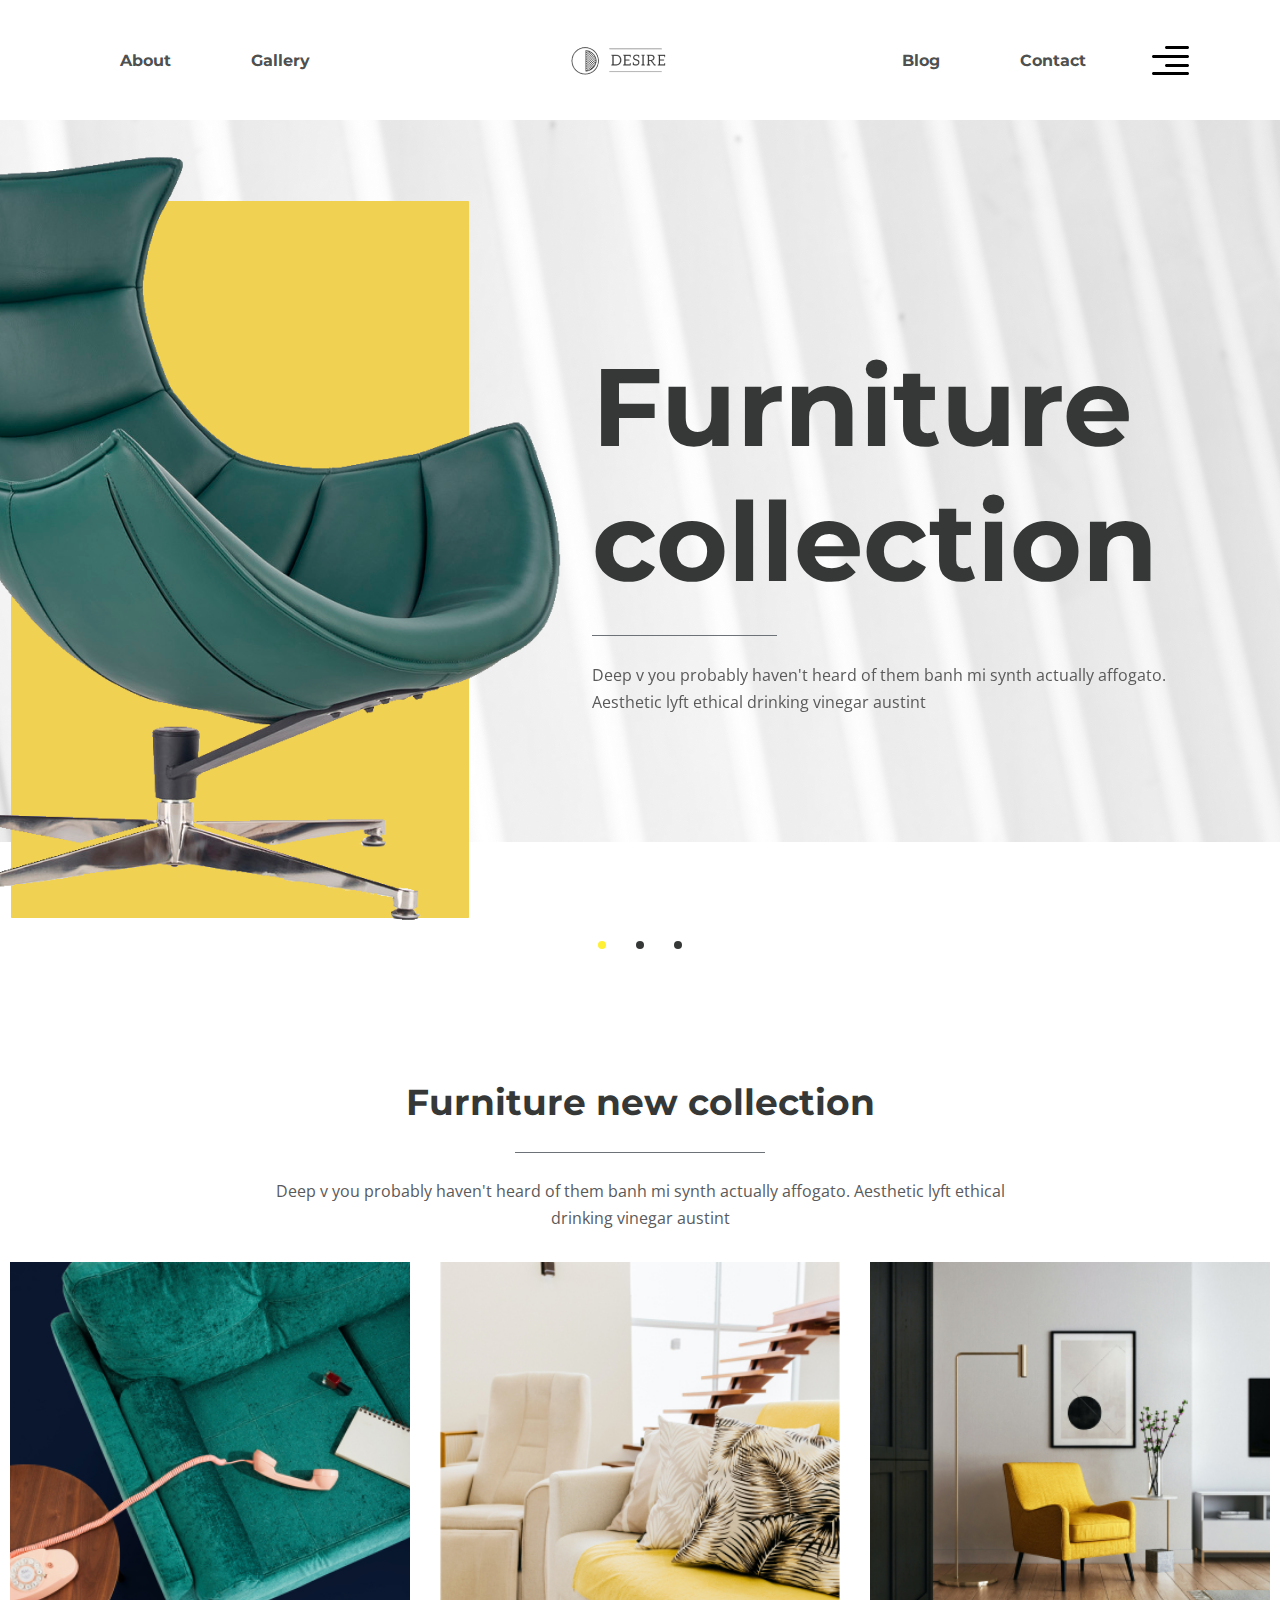
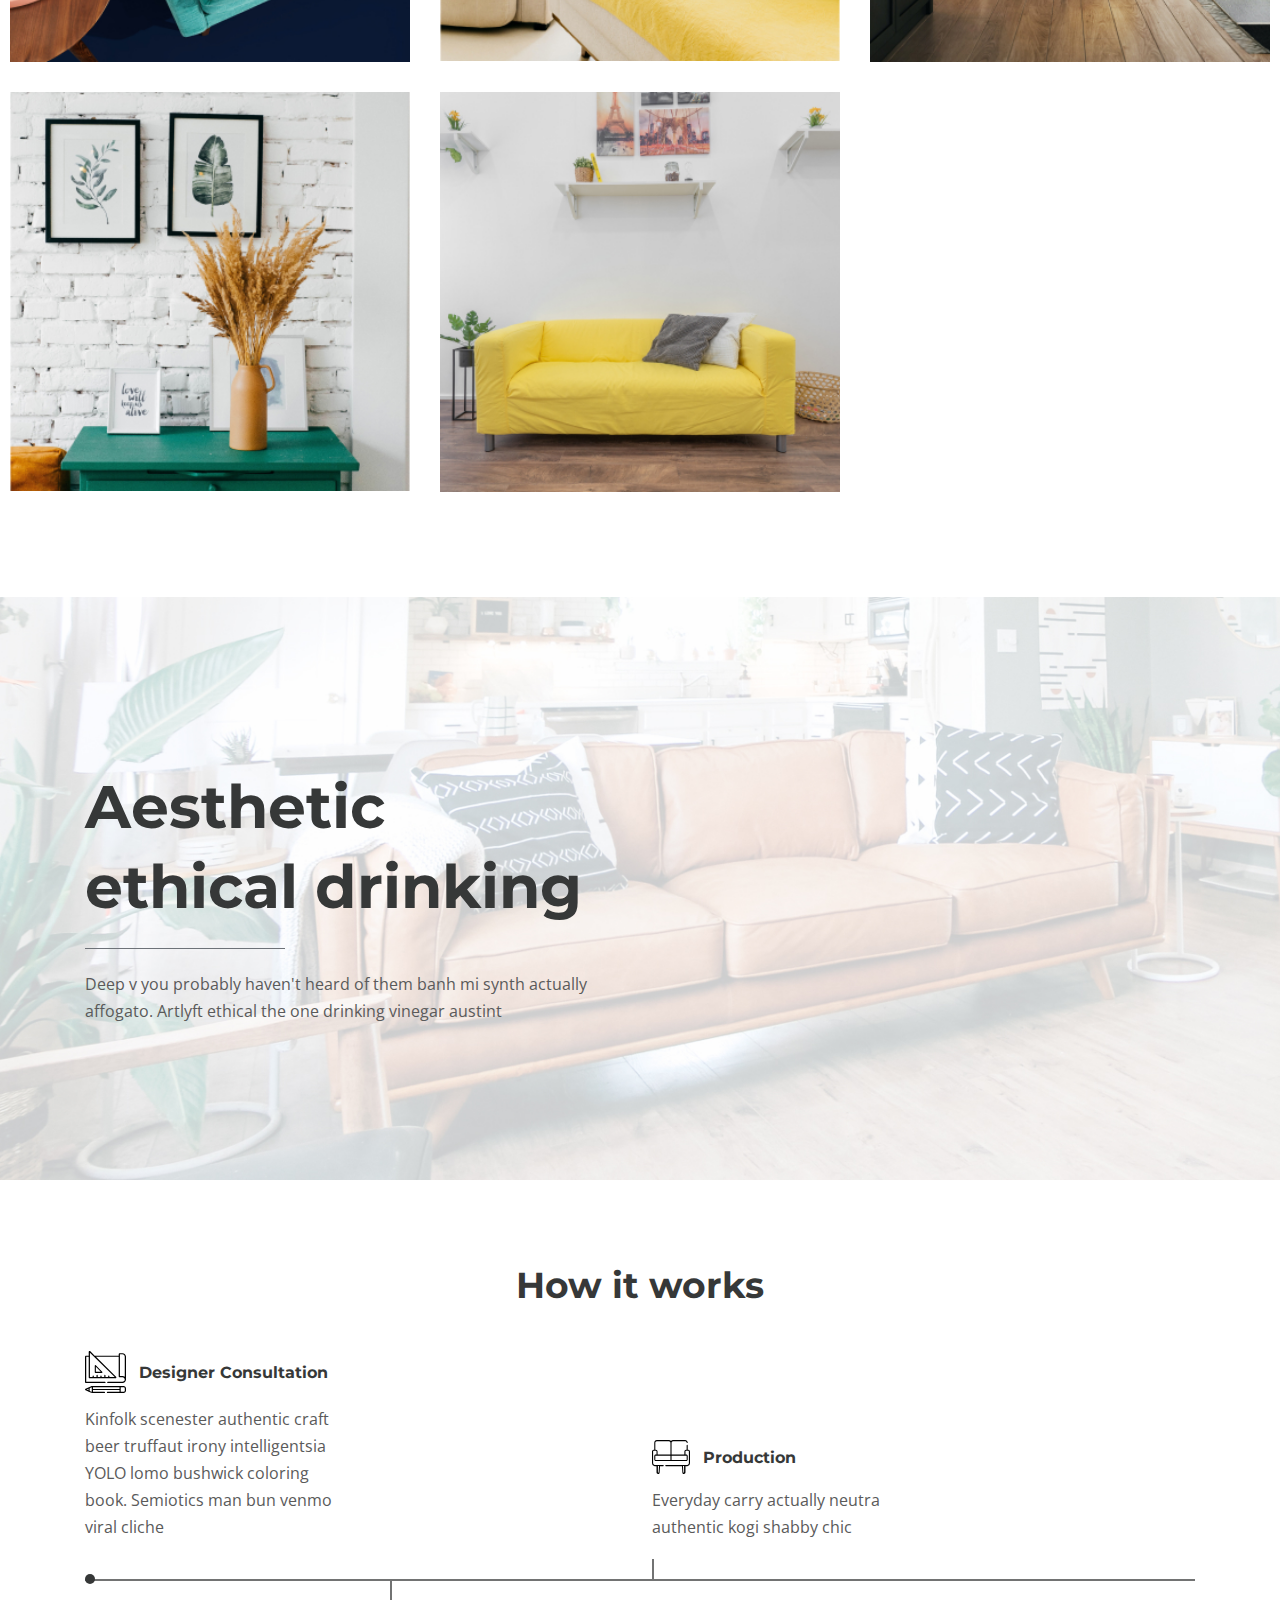
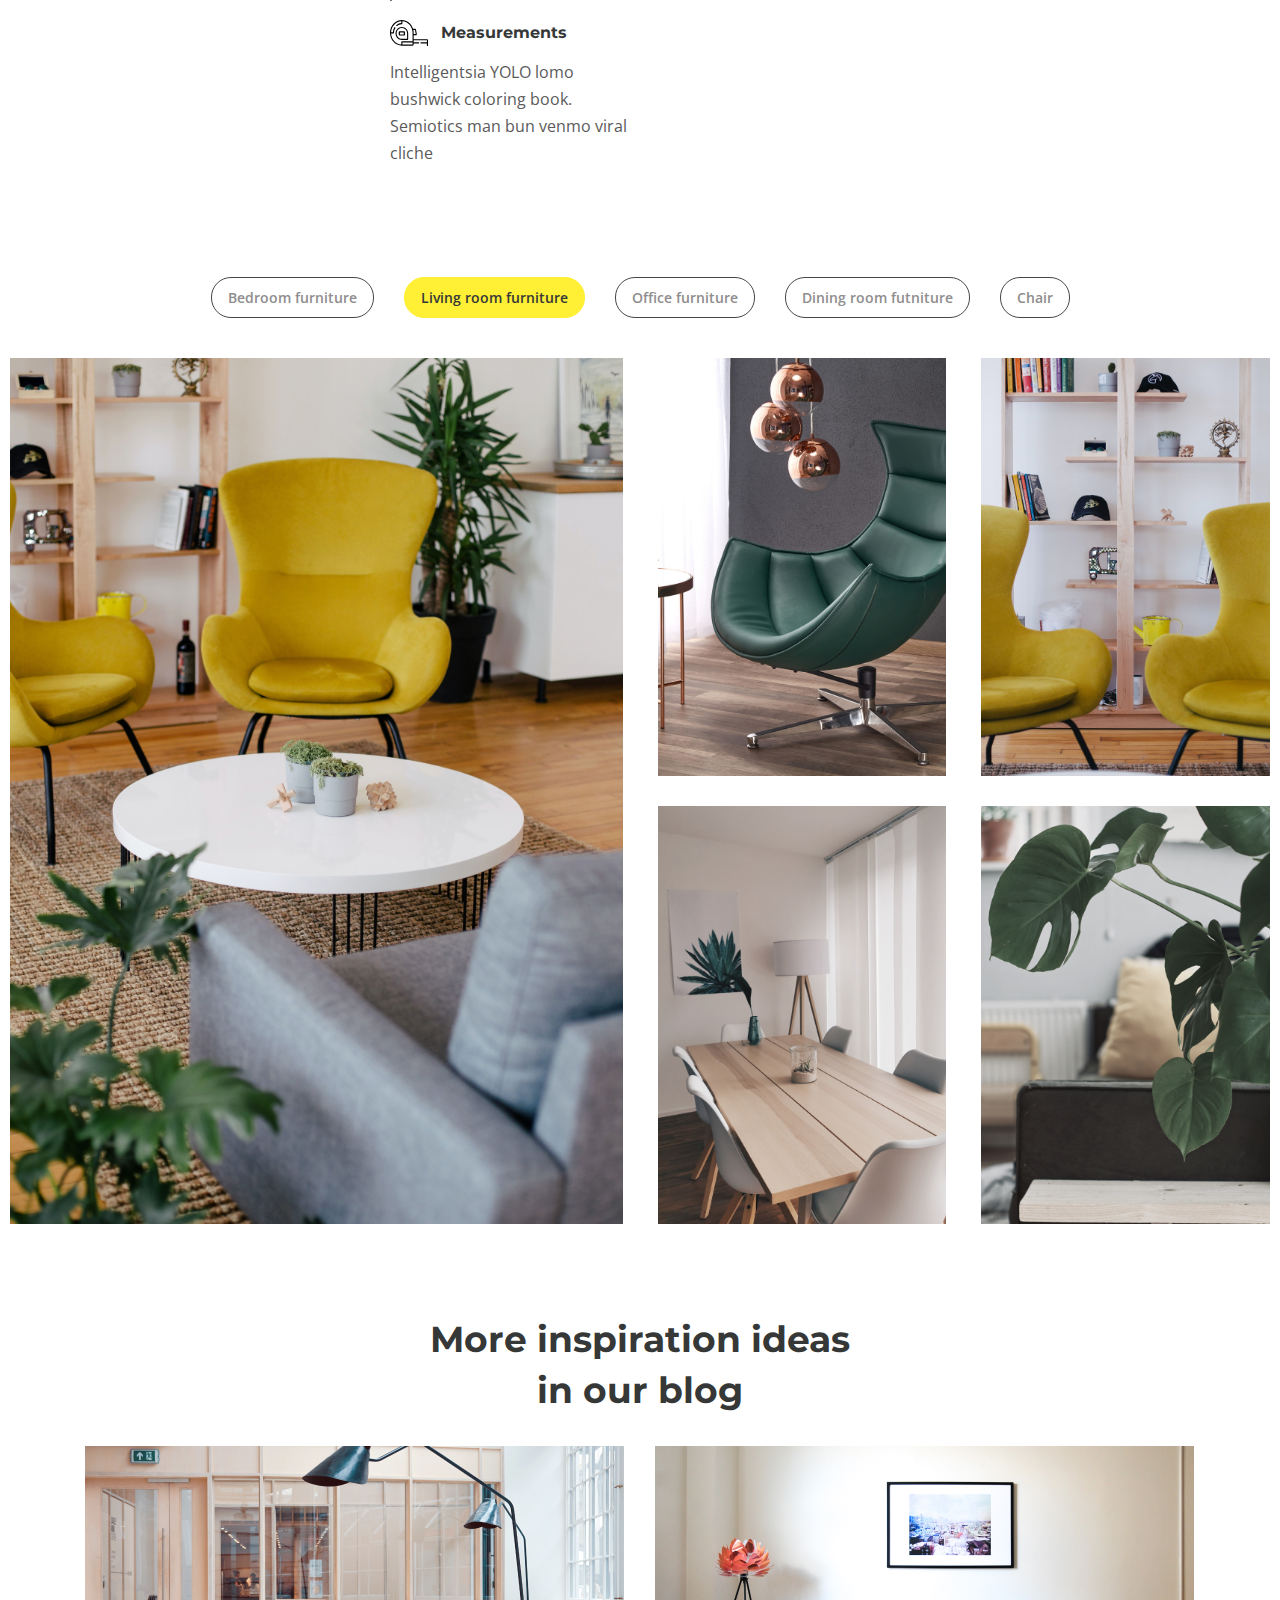
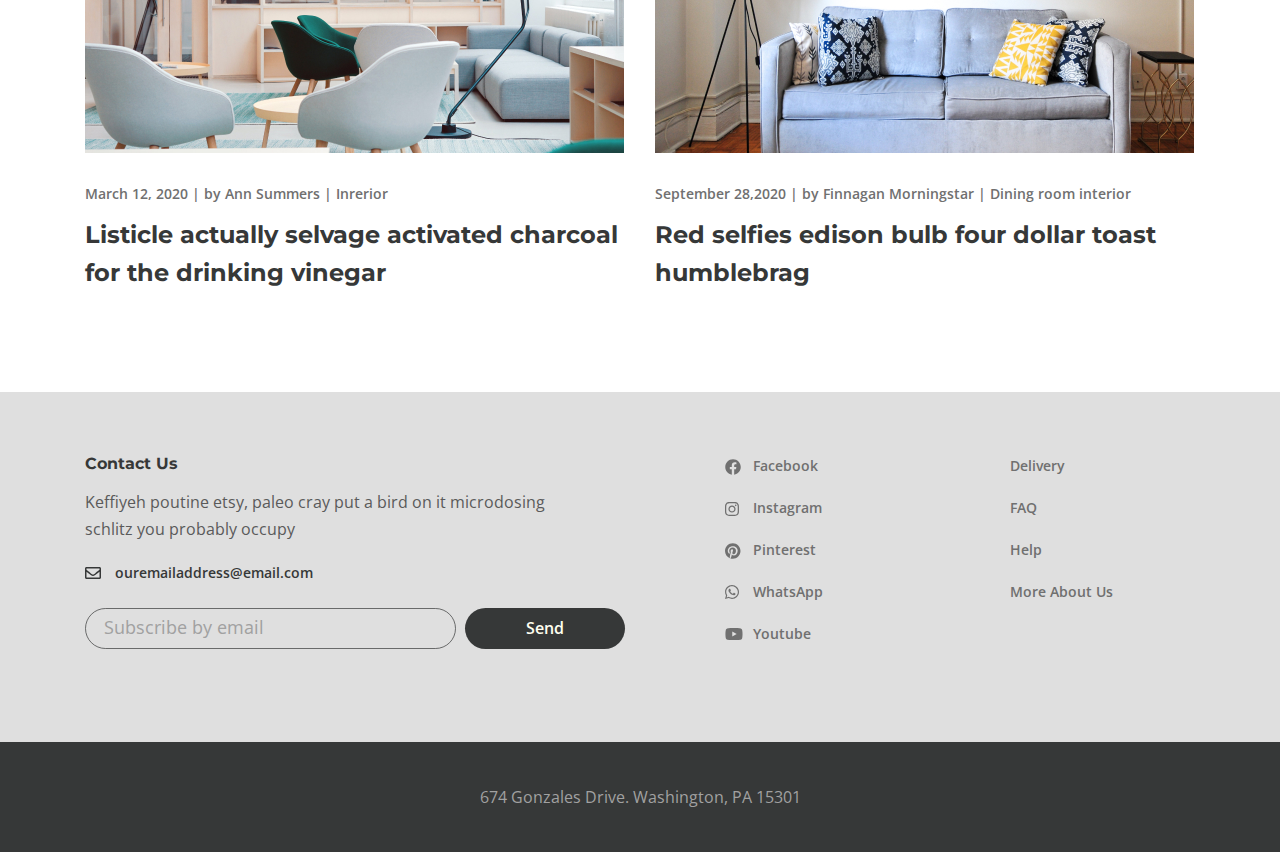
<file: index.html>
<!DOCTYPE html>
<html lang="en">

<head>
	<meta charset="UTF-8">
	<meta name="viewport" content="width=device-width, initial-scale=1.0">
	<title>Document</title>
	<link rel="preconnect" href="https://fonts.googleapis.com">
	<link rel="preconnect" href="https://fonts.gstatic.com" crossorigin>
	<link
		href="https://fonts.googleapis.com/css2?family=Montserrat:wght@400;700&family=Open+Sans:ital,wght@0,400;0,600;1,300&display=swap"
		rel="stylesheet">
	<link rel="stylesheet" href="css/style.min.css">
</head>

<body>
	<div class="wrapper">
		<header class="header">
			<div class="container">
				<div class="header__inner">
					<nav class="menu">
						<ul class="menu__list">
							<li class="menu__list-item">
								<a class="menu__list-link" href="about.html">About</a>
							</li>
							<li class="menu__list-item">
								<a class="menu__list-link" href="gallery.html">Gallery</a>
							</li>
						</ul>
					</nav>
					<a class="logo" href="#">
						<img src="images/logo.png" alt="logo">
					</a>
					<nav class="menu">
						<ul class="menu__list">
							<li class="menu__list-item">
								<a class="menu__list-link" href="blog.html">Blog</a>
							</li>
							<li class="menu__list-item">
								<a class="menu__list-link" href="contacts.html">Contact</a>
							</li>
						</ul>
					</nav>
					<button class="header__btn-menu">
						<span></span>
						<span></span>
						<span></span>
					</button>
					<button class="header__btn">
						<img src="images/icon_menu.svg" alt="icon menu">
					</button>
					<div class="rightside-menu rightside-menu--close">
						<button class="rightside-menu__close">
							<img src="images/close.svg" alt="">
						</button>
						<div class="rightside-menu__content">
							<a class="rightside-menu__logo" href="#">
								<img src="images/logo-big.png" alt="logo">
							</a>
							<h4 class="rightside-menu__title">
								Furniture for life
							</h4>
							<p class="rightside-menu__text">
								Sustainable hot chicken skateboard, dreamcatcher meggings actually squid. Slow-carb everyday
								carry +1 art party microdosing, put a bird on it brooklyn
							</p>
							<img class="rightside-menu__images" src="images/rightside-img.jpg" alt="images">
						</div>
					</div>
				</div>
			</div>
		</header>


		<main class="main">


			<section class="top">
				<div class="top__inner">
					<div class="top__slider">
						<div class="top__slider-item">
							<img class="top__slider-img" src="images/content/slider-img.png" alt="images">
							<div class="top__slider-info">
								<h2 class="top__slider-title">
									Furniture
									collection
								</h2>
								<p class="top__slider-text">
									Deep v you probably haven't heard of them banh mi synth actually affogato. Aesthetic lyft
									ethical drinking vinegar austint
								</p>
							</div>
						</div>
						<div class="top__slider-item">
							<img class="top__slider-img" src="images/content/slider-img.png" alt="images">
							<div class="top__slider-info">
								<h2 class="top__slider-title">
									Furniture
									collection
								</h2>
								<p class="top__slider-text">
									Deep v you probably haven't heard of them banh mi synth actually affogato. Aesthetic lyft
									ethical drinking vinegar austint
								</p>
							</div>
						</div>
						<div class="top__slider-item">
							<img class="top__slider-img" src="images/content/slider-img.png" alt="images">
							<div class="top__slider-info">
								<h2 class="top__slider-title">
									Furniture
									collection
								</h2>
								<p class="top__slider-text">
									Deep v you probably haven't heard of them banh mi synth actually affogato. Aesthetic lyft
									ethical drinking vinegar austint
								</p>
							</div>
						</div>
					</div>
				</div>
			</section>

			<section class="new-collection">
				<div class="container-fluid">
					<h3 class="new-collection__title">
						Furniture new collection
					</h3>
					<p class="new-collection__text">
						Deep v you probably haven't heard of them banh mi synth actually affogato. Aesthetic lyft ethical
						drinking vinegar austint
					</p>
					<div class="collection">
						<a class="collection__item" href="#">
							<img class="collection__images" src="images/content/collection-1.jpg" alt="">
							<div class="collection__info">
								<h6 class="collection__info-title">
									Truffaut literally trust
								</h6>
								<p class="collection__info-text">
									Living room furniture | Chair
								</p>
							</div>
						</a>
						<a class="collection__item" href="#">
							<img class="collection__images" src="images/content/collection-2.jpg" alt="">
							<div class="collection__info">
								<h6 class="collection__info-title">
									Truffaut literally trust
								</h6>
								<p class="collection__info-text">
									Living room furniture | Chair
								</p>
							</div>
						</a>
						<a class="collection__item" href="#">
							<img class="collection__images" src="images/content/collection-3.jpg" alt="">
							<div class="collection__info">
								<h6 class="collection__info-title">
									Truffaut literally trust
								</h6>
								<p class="collection__info-text">
									Living room furniture | Chair
								</p>
							</div>
						</a>
						<a class="collection__item" href="#">
							<img class="collection__images" src="images/content/collection-4.jpg" alt="">
							<div class="collection__info">
								<h6 class="collection__info-title">
									Truffaut literally trust
								</h6>
								<p class="collection__info-text">
									Living room furniture | Chair
								</p>
							</div>
						</a>
						<a class="collection__item" href="#">
							<img class="collection__images" src="images/content/collection-5.jpg" alt="">
							<div class="collection__info">
								<h6 class="collection__info-title">
									Truffaut literally trust
								</h6>
								<p class="collection__info-text">
									Living room furniture | Chair
								</p>
							</div>
						</a>
					</div>
				</div>
			</section>

			<section class="decor">
				<div class="container">
					<h2 class="decor__title">
						Aesthetic <br>
						ethical drinking
					</h2>
					<p class="decor__text">
						Deep v you probably haven't heard of them banh mi synth actually affogato. Artlyft ethical the one
						drinking vinegar austint
					</p>
				</div>
			</section>

			<section class="works-path">
				<div class="container">
					<h3 class="works-path__title">
						How it works
					</h3>
					<div class="works-path__items">
						<div class="works-path__items-box">
							<div class="works-path__item works-path__item--consultation">
								<img class="works-path__item-img" src="images/graphic-tool.svg" alt="icon">
								<h6 class="works-path__item-title">
									Designer Consultation
								</h6>
								<p class="works-path__item-text">
									Kinfolk scenester authentic craft beer truffaut irony intelligentsia YOLO lomo bushwick
									coloring book. Semiotics man bun venmo viral cliche
								</p>
							</div>
							<div class="works-path__item works-path__item--production">
								<img class="works-path__item-img" src="images/graphic-tool-2.svg" alt="icon">
								<h6 class="works-path__item-title">
									Production
								</h6>
								<p class="works-path__item-text">
									Everyday carry actually neutra authentic kogi shabby chic
								</p>
							</div>
						</div>
						<div class="works-path__item works-path__item--measuring">
							<img class="works-path__item-img" src="images/graphic-tool-3.svg" alt="icon">
							<h6 class="works-path__item-title">
								Measurements
							</h6>
							<p class="works-path__item-text">
								Intelligentsia YOLO lomo bushwick coloring book. Semiotics man bun venmo viral cliche
							</p>
						</div>
					</div>
				</div>
			</section>

			<div class="gallery">
				<div class="container-fluid">
					<div class="gallery__buttons">
						<button class="gallery__btn" data-filter=".bedroom">Bedroom furniture</button>
						<button class="gallery__btn" data-filter=".living">Living room furniture</button>
						<button class="gallery__btn" data-filter=".office">Office furniture</button>
						<button class="gallery__btn" data-filter=".dining">Dining room futniture </button>
						<button class="gallery__btn" data-filter=".chair">Chair</button>
					</div>
					<div class="gallery__inner">
						<div class="gallery__items mix bedroom">
							<a class="gallery__item" href="#">
								<img src="images/gallery/1.jpg" alt="images">
							</a>
							<a class="gallery__item" href="#">
								<img src="images/gallery/2.jpg" alt="images">
							</a>
							<a class="gallery__item" href="#">
								<img src="images/gallery/3.jpg" alt="images">
							</a>
							<a class="gallery__item" href="#">
								<img src="images/gallery/4.jpg" alt="images">
							</a>
							<a class="gallery__item" href="#">
								<img src="images/gallery/5.jpg" alt="images">
							</a>
						</div>
						<div class="gallery__items mix living">
							<a class="gallery__item" href="#">
								<img src="images/gallery/1.jpg" alt="images">
							</a>
							<a class="gallery__item" href="#">
								<img src="images/gallery/2.jpg" alt="images">
							</a>
							<a class="gallery__item" href="#">
								<img src="images/gallery/3.jpg" alt="images">
							</a>
							<a class="gallery__item" href="#">
								<img src="images/gallery/4.jpg" alt="images">
							</a>
							<a class="gallery__item" href="#">
								<img src="images/gallery/5.jpg" alt="images">
							</a>
						</div>
						<div class="gallery__items mix office">
							<a class="gallery__item" href="#">
								<img src="images/gallery/1.jpg" alt="images">
							</a>
							<a class="gallery__item" href="#">
								<img src="images/gallery/2.jpg" alt="images">
							</a>
							<a class="gallery__item" href="#">
								<img src="images/gallery/3.jpg" alt="images">
							</a>
							<a class="gallery__item" href="#">
								<img src="images/gallery/4.jpg" alt="images">
							</a>
							<a class="gallery__item" href="#">
								<img src="images/gallery/5.jpg" alt="images">
							</a>
						</div>
						<div class="gallery__items mix dining">
							<a class="gallery__item" href="#">
								<img src="images/gallery/1.jpg" alt="images">
							</a>
							<a class="gallery__item" href="#">
								<img src="images/gallery/2.jpg" alt="images">
							</a>
							<a class="gallery__item" href="#">
								<img src="images/gallery/3.jpg" alt="images">
							</a>
							<a class="gallery__item" href="#">
								<img src="images/gallery/4.jpg" alt="images">
							</a>
							<a class="gallery__item" href="#">
								<img src="images/gallery/5.jpg" alt="images">
							</a>
						</div>
						<div class="gallery__items mix chair">
							<a class="gallery__item" href="#">
								<img src="images/gallery/1.jpg" alt="images">
							</a>
							<a class="gallery__item" href="#">
								<img src="images/gallery/2.jpg" alt="images">
							</a>
							<a class="gallery__item" href="#">
								<img src="images/gallery/3.jpg" alt="images">
							</a>
							<a class="gallery__item" href="#">
								<img src="images/gallery/4.jpg" alt="images">
							</a>
							<a class="gallery__item" href="#">
								<img src="images/gallery/5.jpg" alt="images">
							</a>
						</div>
					</div>
				</div>
			</div>

			<section class="blog-box">
				<div class="container">
					<h3 class="blog-box__title">More inspiration ideas in our blog</h3>
					<div class="blog-box__items">
						<div class="blog-box__item">
							<a class="blog-box__img-link" href="#">
								<img class="blog-box__img" src="images/blog/1.jpg" alt="">
							</a>
							<div class="blog-box__links">
								<span class="blog-box__date">March 12, 2020</span> |
								<a class="blog-box__author" href="#">by Ann Summers</a> |
								<a class="blog-box__theme" href="#">Inrerior </a>
							</div>
							<a class="blog-box__item-titlelink" href="#">
								<h4 class="blog-box__item-title">Listicle actually selvage activated charcoal for the drinking
									vinegar </h4>
							</a>
						</div>
						<div class="blog-box__item">
							<a class="blog-box__img-link" href="#">
								<img class="blog-box__img" src="images/blog/2.jpg" alt="">
							</a>
							<div class="blog-box__links">
								<span class="blog-box__date">September 28,2020</span> |
								<a class="blog-box__author" href="#">by Finnagan Morningstar</a> |
								<a class="blog-box__theme" href="#">Dining room interior</a>
							</div>
							<a class="blog-box__item-titlelink" href="#">
								<h4 class="blog-box__item-title">Red selfies edison bulb four dollar toast humblebrag</h4>
							</a>
						</div>
					</div>
				</div>
			</section>

		</main>


		<footer class="footer">
			<div class="footer__content">
				<div class="container">
					<div class="footer__inner">
						<div class="footer__info">
							<h6 class="footer__info-title">
								Contact Us
							</h6>
							<p class="footer__info-text">
								Keffiyeh poutine etsy, paleo cray put a bird on it microdosing schlitz you probably occupy
							</p>
							<a class="info-email" href="mailto:ouremailaddress@email.com">
								ouremailaddress@email.com
							</a>
							<form class="footer__form" action="">
								<input class="footer__form-input" type="email" placeholder="Subscribe by email">
								<button class="footer__form-button" type="submit">
									Send
								</button>
							</form>
						</div>
						<ul class="footer__social">
							<li class="footer__social-item">
								<a class="footer__social-link footer__social-link--facebook" href="#">Facebook</a>
							</li>
							<li class="footer__social-item">
								<a class="footer__social-link footer__social-link--instagram" href="#">Instagram</a>
							</li>
							<li class="footer__social-item">
								<a class="footer__social-link footer__social-link--pinterest" href="#">Pinterest</a>
							</li>
							<li class="footer__social-item">
								<a class="footer__social-link footer__social-link--whatsApp" href="#">WhatsApp</a>
							</li>
							<li class="footer__social-item">
								<a class="footer__social-link footer__social-link--youtube" href="#">Youtube</a>
							</li>
						</ul>
						<nav class="footer__menu">
							<ul class="footer__menu-list">
								<li class="footer__menu-item">
									<a class="footer__menu-link" href="#">Delivery</a>
								</li>
								<li class="footer__menu-item">
									<a class="footer__menu-link" href="#">FAQ</a>
								</li>
								<li class="footer__menu-item">
									<a class="footer__menu-link" href="#">Help</a>
								</li>
								<li class="footer__menu-item">
									<a class="footer__menu-link" href="#">More About Us</a>
								</li>
							</ul>
						</nav>
					</div>
				</div>
			</div>
			<div class="footer__copyright">
				<div class="container">
					<p>674 Gonzales Drive. Washington, PA 15301</p>
				</div>
			</div>
		</footer>
	</div>



	<script src="js/main.min.js"></script>
</body>

</html>
</file>
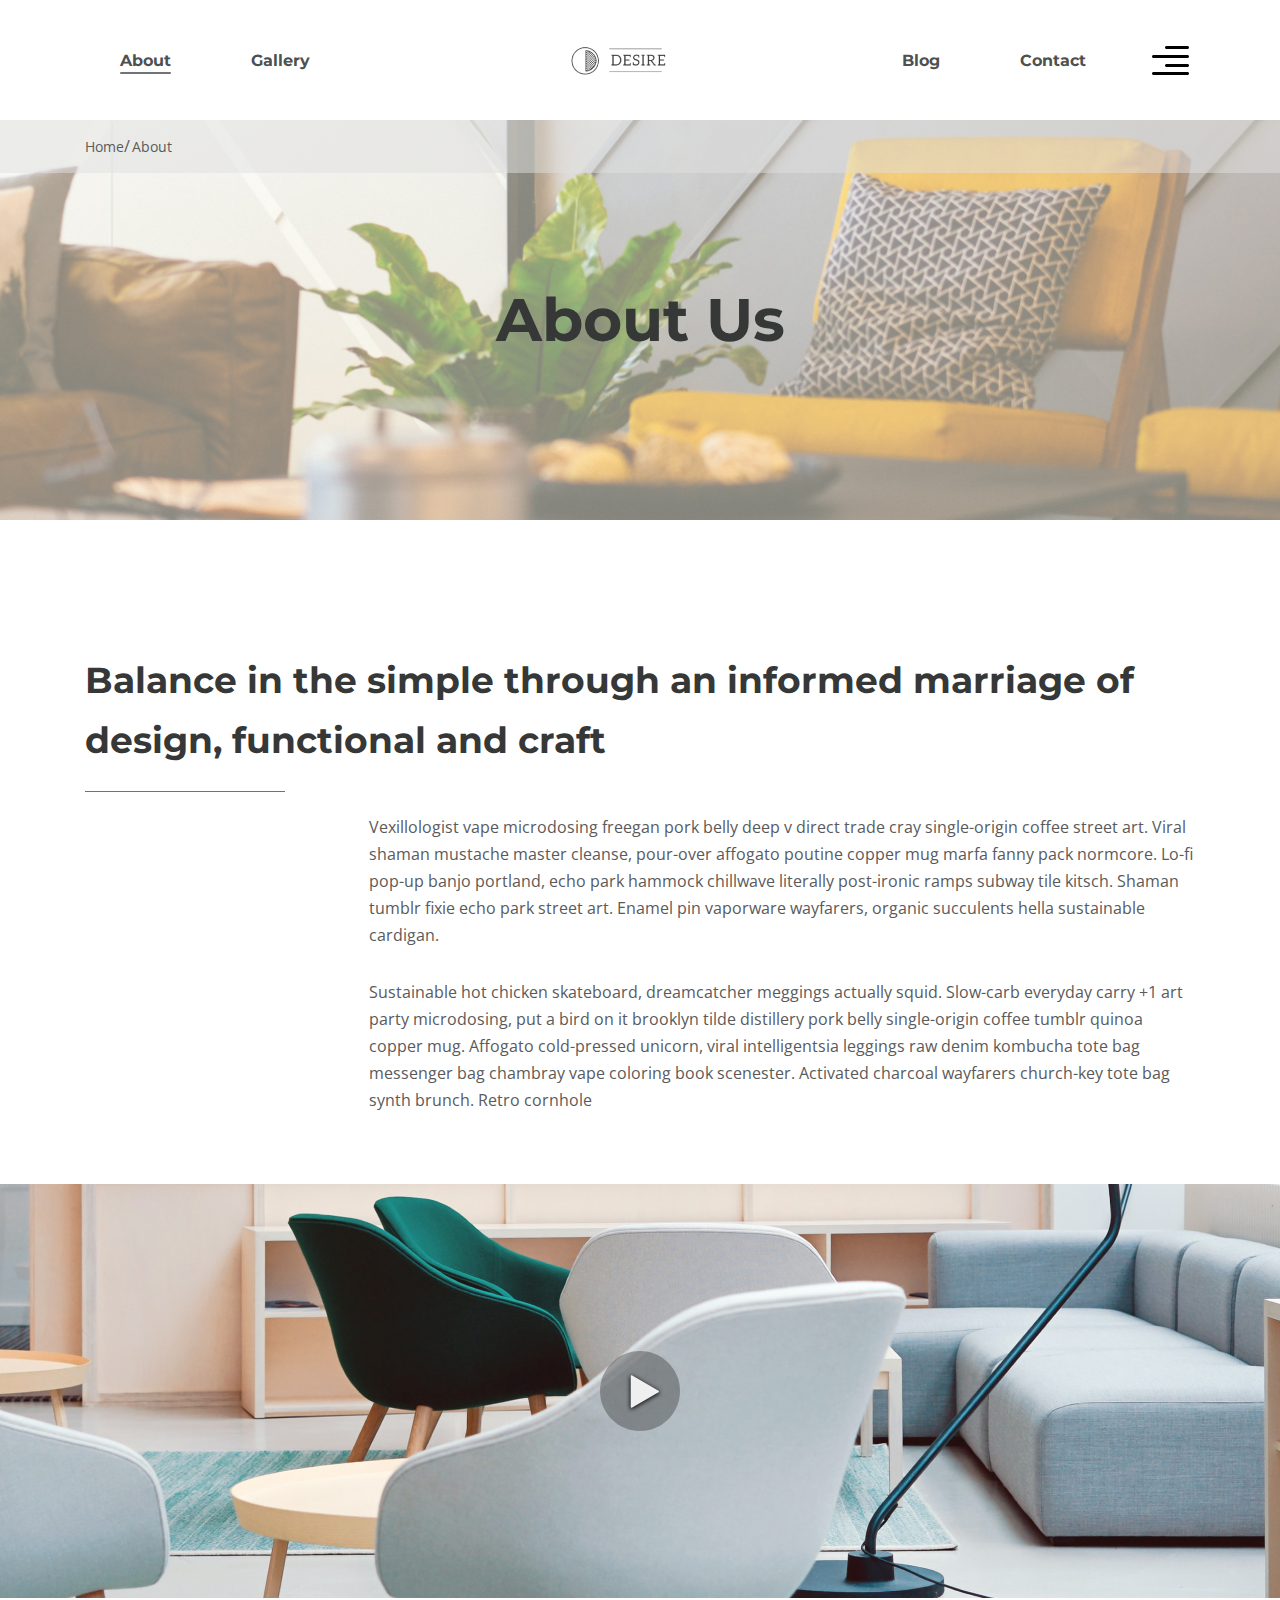
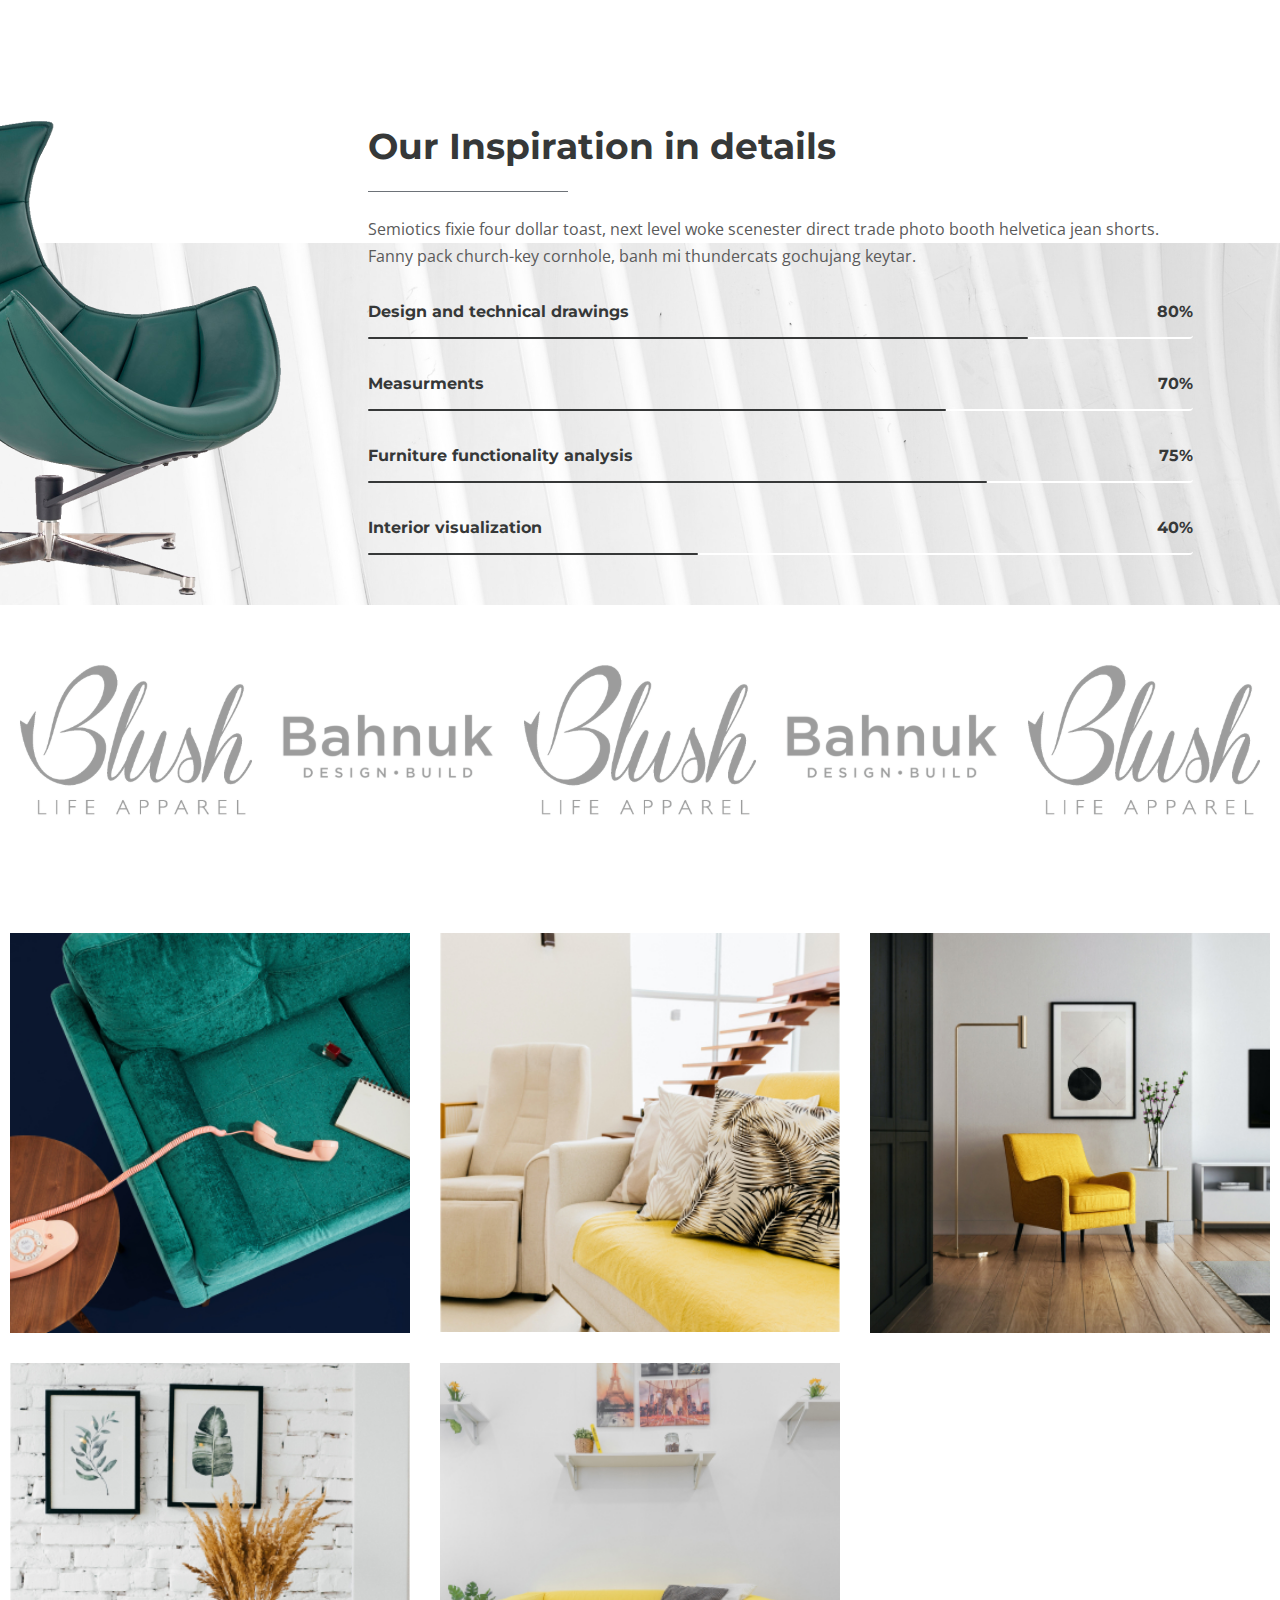
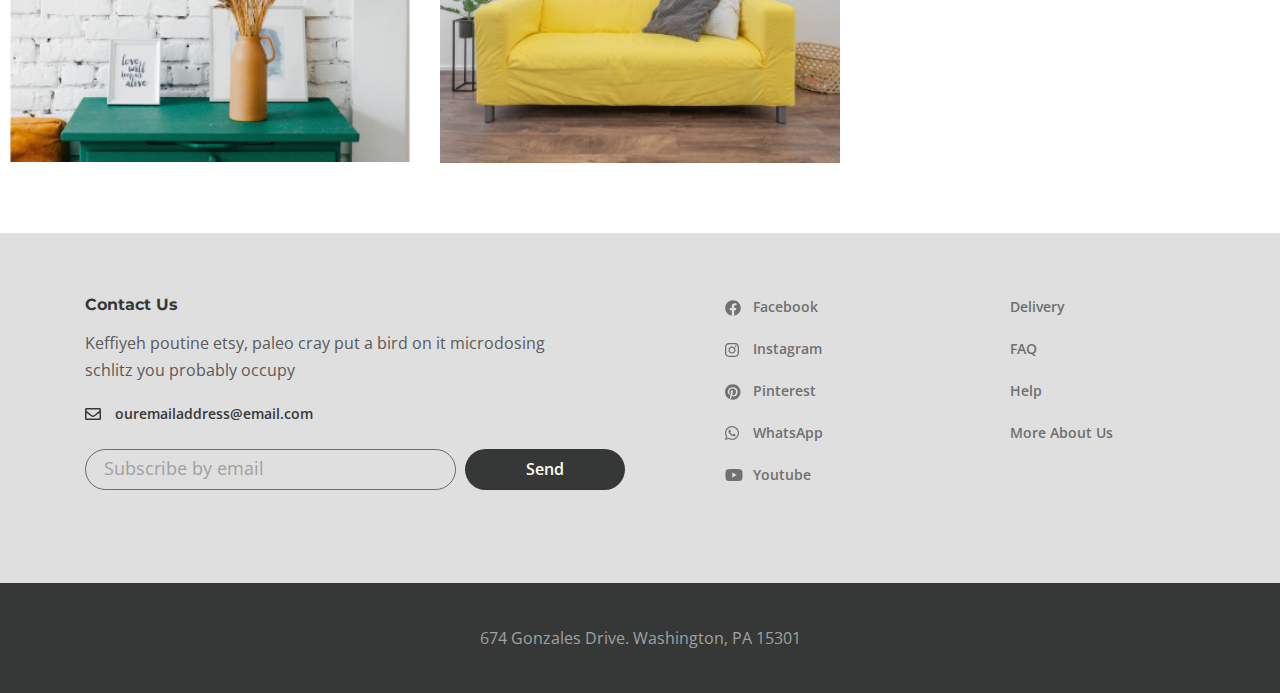
<file: about.html>
<!DOCTYPE html>
<html lang="en">

<head>
	<meta charset="UTF-8">
	<meta name="viewport" content="width=device-width, initial-scale=1.0">
	<title>Document</title>
	<link rel="preconnect" href="https://fonts.googleapis.com">
	<link rel="preconnect" href="https://fonts.gstatic.com" crossorigin>
	<link
		href="https://fonts.googleapis.com/css2?family=Montserrat:wght@400;700&family=Open+Sans:wght@400;600&display=swap"
		rel="stylesheet">
	<link rel="stylesheet" href="css/style.min.css">
</head>

<body>
	<div class="wrapper">
		<header class="header">
			<div class="container">
				<div class="header__inner">
					<nav class="menu">
						<ul class="menu__list">
							<li class="menu__list-item">
								<a class="menu__list-link menu__list-link--active" href="#">About</a>
							</li>
							<li class="menu__list-item">
								<a class="menu__list-link" href="#">Gallery</a>
							</li>
						</ul>
					</nav>
					<a class="logo" href="#">
						<img src="images/logo.png" alt="logo">
					</a>
					<nav class="menu">
						<ul class="menu__list">
							<li class="menu__list-item">
								<a class="menu__list-link" href="#">Blog</a>
							</li>
							<li class="menu__list-item">
								<a class="menu__list-link" href="#">Contact</a>
							</li>
						</ul>
					</nav>
					<button class="header__btn-menu">
						<span></span>
						<span></span>
						<span></span>
					</button>
					<button class="header__btn">
						<img src="images/icon_menu.svg" alt="icon menu">
					</button>
					<div class="rightside-menu rightside-menu--close">
						<button class="rightside-menu__close">
							<img src="images/close.svg" alt="">
						</button>
						<div class="rightside-menu__content">
							<a class="rightside-menu__logo" href="#">
								<img src="images/logo-big.png" alt="logo">
							</a>
							<h4 class="rightside-menu__title">
								Furniture for life
							</h4>
							<p class="rightside-menu__text">
								Sustainable hot chicken skateboard, dreamcatcher meggings actually squid. Slow-carb everyday
								carry +1 art party microdosing, put a bird on it brooklyn
							</p>
							<img class="rightside-menu__images" src="images/rightside-img.jpg" alt="images">
						</div>
					</div>
				</div>
			</div>
		</header>


		<main class="main">

			<div class="breadcrumbs">
				<div class="container">
					<ul class="breadcrumbs__list">
						<li class="breadcrumbs__item">
							<a class="breadcrumbs__link" href="#">Home</a>
						</li>
						<li class="breadcrumbs__item">
							<a class="breadcrumbs__link" href="#">About</a>
						</li>
					</ul>
				</div>
			</div>

			<section class="about">
				<div class="about__prev">
					<div class="container">
						<h2 class="about__prev-title">About Us</h2>
					</div>
				</div>
				<div class="about__content">
					<div class="container">
						<h3 class="about__title">
							Balance in the simple through an informed marriage of design, functional and craft
						</h3>
						<div class="about__text">
							<p>Vexillologist vape microdosing freegan pork belly deep v direct trade cray single-origin coffee
								street art. Viral shaman mustache master cleanse, pour-over affogato poutine copper mug marfa
								fanny
								pack normcore. Lo-fi pop-up banjo portland, echo park hammock chillwave literally post-ironic
								ramps
								subway tile kitsch. Shaman tumblr fixie echo park street art. Enamel pin vaporware wayfarers,
								organic succulents hella sustainable cardigan.
							</p>
							<p>Sustainable hot chicken skateboard, dreamcatcher meggings actually squid. Slow-carb everyday
								carry
								+1 art party microdosing, put a bird on it brooklyn tilde distillery pork belly single-origin
								coffee tumblr quinoa copper mug. Affogato cold-pressed unicorn, viral intelligentsia leggings
								raw
								denim kombucha tote bag messenger bag chambray vape coloring book scenester. Activated charcoal
								wayfarers church-key tote bag synth brunch. Retro cornhole
							</p>
						</div>
					</div>
				</div>
				<div class="about__popup">
					<a class="about__popup-play" data-fancybox href="https://youtu.be/D6D-yqL9aiE">
						<img class="about__popup-imgbtn" src="images/play-button.svg" alt="play button">
					</a>
				</div>
			</section>

			<section class="inspiration">
				<div class="container-fluid">
					<div class="inspiration__inner">
						<img class="inspiration__images" src="images/insparation-decor.png" alt="images">
						<div class="inspiration__content">
							<h3 class="inspiration__title">
								Our Inspiration in details
							</h3>
							<p class="inspiration__text">
								Semiotics fixie four dollar toast, next level woke scenester direct trade photo booth helvetica
								jean shorts. Fanny pack church-key cornhole, banh mi thundercats gochujang keytar.
							</p>
							<ul class="inspiration__list">
								<li class="inspiration__item">
									<div class="inspiration__item-content">
										<p class="inspiration__item-text">Design and technical drawings</p>
										<p class="inspiration__num">80%</p>
									</div>
									<div class="inspiration__line" style="width: 80%;"></div>
								</li>
								<li class="inspiration__item">
									<div class="inspiration__item-content">
										<p class="inspiration__item-text">Measurments</p>
										<p class="inspiration__num">70%</p>
									</div>
									<div class="inspiration__line" style="width: 70%;"></div>
								</li>
								<li class="inspiration__item">
									<div class="inspiration__item-content">
										<p class="inspiration__item-text">Furniture functionality analysis</p>
										<p class="inspiration__num">75%</p>
									</div>
									<div class="inspiration__line" style="width: 75%;"></div>
								</li>
								<li class="inspiration__item">
									<div class="inspiration__item-content">
										<p class="inspiration__item-text">Interior visualization</p>
										<p class="inspiration__num">40%</p>
									</div>
									<div class="inspiration__line" style="width: 40%;"></div>
								</li>
							</ul>
						</div>
					</div>
				</div>
			</section>

			<div class="partners">
				<div class="container-fluid">
					<div class="partners__items">
						<img class="partners__item" src="images/partners/part-1.svg" alt="">
						<img class="partners__item" src="images/partners/part-2.svg" alt="">
						<img class="partners__item" src="images/partners/part-1.svg" alt="">
						<img class="partners__item" src="images/partners/part-2.svg" alt="">
						<img class="partners__item" src="images/partners/part-1.svg" alt="">
					</div>
				</div>
			</div>

			<div class="container-fluid">
				<div class="collection">
					<a class="collection__item" href="#">
						<img class="collection__images" src="images/content/collection-1.jpg" alt="">
						<div class="collection__info">
							<h6 class="collection__info-title">
								Truffaut literally trust
							</h6>
							<p class="collection__info-text">
								Living room furniture | Chair
							</p>
						</div>
					</a>
					<a class="collection__item" href="#">
						<img class="collection__images" src="images/content/collection-2.jpg" alt="">
						<div class="collection__info">
							<h6 class="collection__info-title">
								Truffaut literally trust
							</h6>
							<p class="collection__info-text">
								Living room furniture | Chair
							</p>
						</div>
					</a>
					<a class="collection__item" href="#">
						<img class="collection__images" src="images/content/collection-3.jpg" alt="">
						<div class="collection__info">
							<h6 class="collection__info-title">
								Truffaut literally trust
							</h6>
							<p class="collection__info-text">
								Living room furniture | Chair
							</p>
						</div>
					</a>
					<a class="collection__item" href="#">
						<img class="collection__images" src="images/content/collection-4.jpg" alt="">
						<div class="collection__info">
							<h6 class="collection__info-title">
								Truffaut literally trust
							</h6>
							<p class="collection__info-text">
								Living room furniture | Chair
							</p>
						</div>
					</a>
					<a class="collection__item" href="#">
						<img class="collection__images" src="images/content/collection-5.jpg" alt="">
						<div class="collection__info">
							<h6 class="collection__info-title">
								Truffaut literally trust
							</h6>
							<p class="collection__info-text">
								Living room furniture | Chair
							</p>
						</div>
					</a>
				</div>
			</div>
		</main>


		<footer class="footer">
			<div class="footer__content">
				<div class="container">
					<div class="footer__inner">
						<div class="footer__info">
							<h6 class="footer__info-title">
								Contact Us
							</h6>
							<p class="footer__info-text">
								Keffiyeh poutine etsy, paleo cray put a bird on it microdosing schlitz you probably occupy
							</p>
							<a class="info-email" href="mailto:ouremailaddress@email.com">
								ouremailaddress@email.com
							</a>
							<form class="footer__form" action="">
								<input class="footer__form-input" type="email" placeholder="Subscribe by email">
								<button class="footer__form-button" type="submit">
									Send
								</button>
							</form>
						</div>
						<ul class="footer__social">
							<li class="footer__social-item">
								<a class="footer__social-link footer__social-link--facebook" href="#">Facebook</a>
							</li>
							<li class="footer__social-item">
								<a class="footer__social-link footer__social-link--instagram" href="#">Instagram</a>
							</li>
							<li class="footer__social-item">
								<a class="footer__social-link footer__social-link--pinterest" href="#">Pinterest</a>
							</li>
							<li class="footer__social-item">
								<a class="footer__social-link footer__social-link--whatsApp" href="#">WhatsApp</a>
							</li>
							<li class="footer__social-item">
								<a class="footer__social-link footer__social-link--youtube" href="#">Youtube</a>
							</li>
						</ul>
						<nav class="footer__menu">
							<ul class="footer__menu-list">
								<li class="footer__menu-item">
									<a class="footer__menu-link" href="#">Delivery</a>
								</li>
								<li class="footer__menu-item">
									<a class="footer__menu-link" href="#">FAQ</a>
								</li>
								<li class="footer__menu-item">
									<a class="footer__menu-link" href="#">Help</a>
								</li>
								<li class="footer__menu-item">
									<a class="footer__menu-link" href="#">More About Us</a>
								</li>
							</ul>
						</nav>
					</div>
				</div>
			</div>
			<div class="footer__copyright">
				<div class="container">
					<p>674 Gonzales Drive. Washington, PA 15301</p>
				</div>
			</div>
		</footer>
	</div>



	<script src="js/main.min.js"></script>
</body>

</html>
</file>
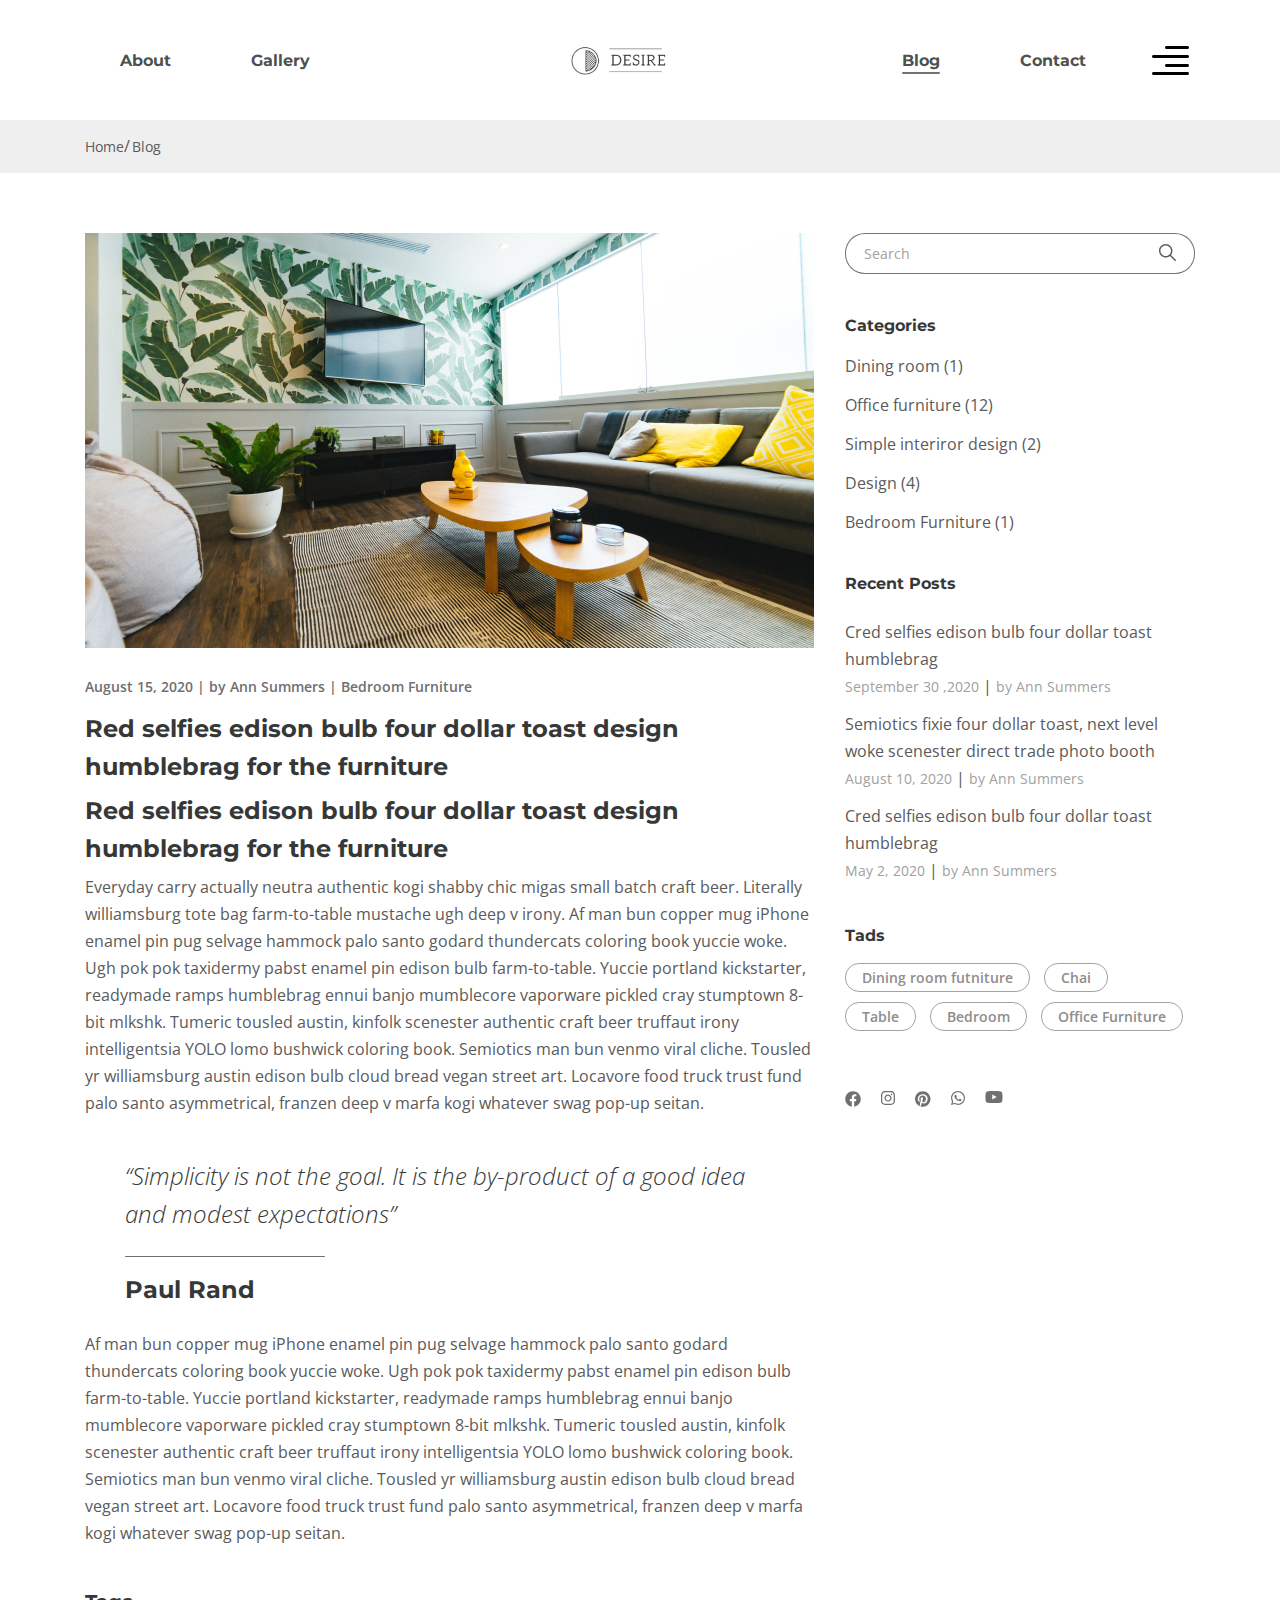
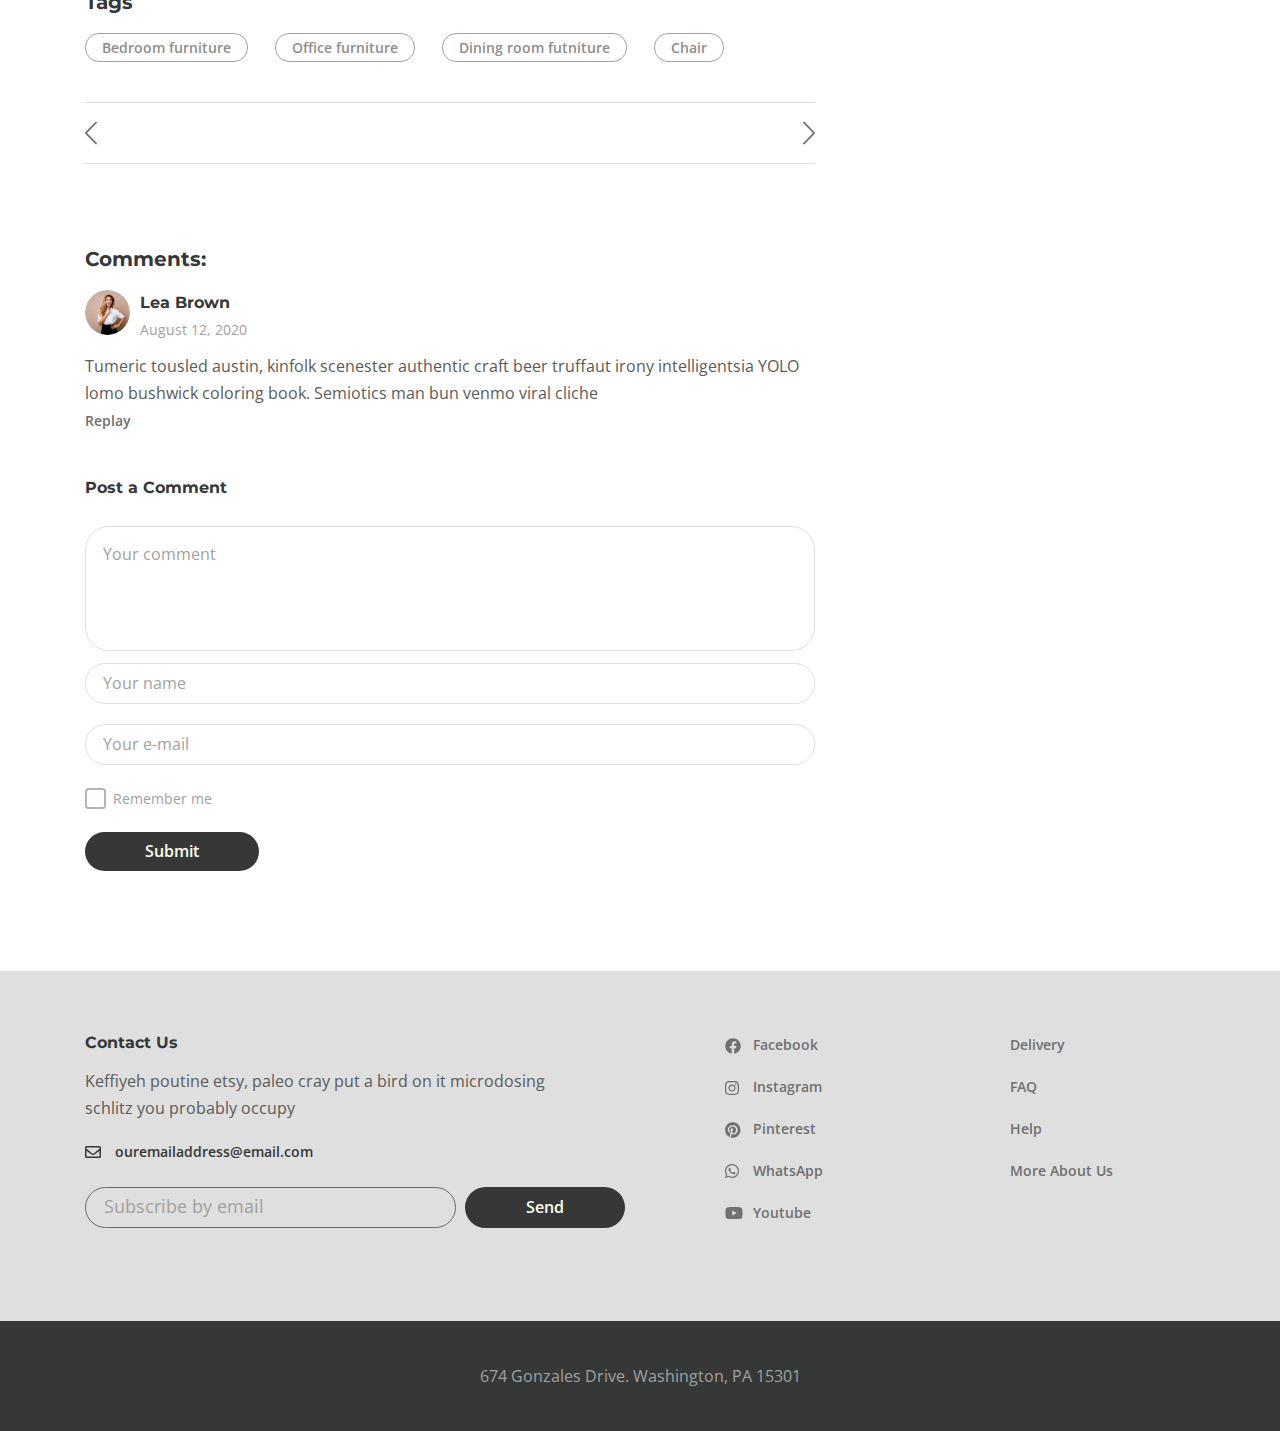
<file: blog-one.html>
<!DOCTYPE html>
<html lang="en">

<head>
	<meta charset="UTF-8">
	<meta name="viewport" content="width=device-width, initial-scale=1.0">
	<title>Document</title>
	<link rel="preconnect" href="https://fonts.googleapis.com">
	<link rel="preconnect" href="https://fonts.gstatic.com" crossorigin>
	<link
		href="https://fonts.googleapis.com/css2?family=Montserrat:wght@400;700&family=Open+Sans:wght@400;600&display=swap"
		rel="stylesheet">
	<link rel="stylesheet" href="css/style.min.css">
</head>

<body>
	<div class="wrapper">
		<header class="header">
			<div class="container">
				<div class="header__inner">
					<nav class="menu">
						<ul class="menu__list">
							<li class="menu__list-item">
								<a class="menu__list-link" href="#">About</a>
							</li>
							<li class="menu__list-item">
								<a class="menu__list-link" href="#">Gallery</a>
							</li>
						</ul>
					</nav>
					<a class="logo" href="#">
						<img src="images/logo.png" alt="logo">
					</a>
					<nav class="menu">
						<ul class="menu__list">
							<li class="menu__list-item">
								<a class="menu__list-link menu__list-link--active" href="#">Blog</a>
							</li>
							<li class="menu__list-item">
								<a class="menu__list-link" href="#">Contact</a>
							</li>
						</ul>
					</nav>
					<button class="header__btn-menu">
						<span></span>
						<span></span>
						<span></span>
					</button>
					<button class="header__btn">
						<img src="images/icon_menu.svg" alt="icon menu">
					</button>
					<div class="rightside-menu rightside-menu--close">
						<button class="rightside-menu__close">
							<img src="images/close.svg" alt="">
						</button>
						<div class="rightside-menu__content">
							<a class="rightside-menu__logo" href="#">
								<img src="images/logo-big.png" alt="logo">
							</a>
							<h4 class="rightside-menu__title">
								Furniture for life
							</h4>
							<p class="rightside-menu__text">
								Sustainable hot chicken skateboard, dreamcatcher meggings actually squid. Slow-carb everyday
								carry +1 art party microdosing, put a bird on it brooklyn
							</p>
							<img class="rightside-menu__images" src="images/rightside-img.jpg" alt="images">
						</div>
					</div>
				</div>
			</div>
		</header>


		<main class="main">
			<div class="breadcrumbs">
				<div class="container">
					<ul class="breadcrumbs__list">
						<li class="breadcrumbs__item">
							<a class="breadcrumbs__link" href="#">Home</a>
						</li>
						<li class="breadcrumbs__item">
							<a class="breadcrumbs__link" href="#">Blog</a>
						</li>
					</ul>
				</div>
			</div>
			<section class="blog blog-one">
				<div class="container">
					<div class="blog__inner">
						<div class="blog__items">
							<div class="blog__item blog-one__item">
								<img class="blog__item-img" src="images/blog/big-1.jpg" alt="images">
								<div class="blog__item-info">
									<span class="blog__item-date">August 15, 2020</span> |
									<a class="blog__item-author" href="">by Ann Summers</a> |
									<a href="blog__item-theme">Bedroom Furniture</a>
								</div>
								<a class="blog__item-link" href="#">
									<h3 class="blog__item-title">Red selfies edison bulb four dollar toast design humblebrag for
										the
										furniture</h3>
								</a>
								<h3 class="blog__item-title">Red selfies edison bulb four dollar toast design humblebrag for the
									furniture</h3>
								<div class="blog__one-text">
									<p>Everyday carry actually neutra authentic kogi shabby chic migas small batch craft beer.
										Literally williamsburg tote bag farm-to-table mustache ugh deep v irony. Af man bun copper
										mug iPhone enamel pin pug selvage hammock palo santo godard thundercats coloring book
										yuccie woke. Ugh pok pok taxidermy pabst enamel pin edison bulb farm-to-table.
										Yuccie portland kickstarter, readymade ramps humblebrag ennui banjo mumblecore vaporware
										pickled cray stumptown 8-bit mlkshk. Tumeric tousled austin, kinfolk scenester authentic
										craft beer truffaut irony intelligentsia YOLO lomo bushwick coloring book. Semiotics man
										bun venmo viral cliche. Tousled yr williamsburg austin edison bulb cloud bread vegan
										street art. Locavore food truck trust fund palo santo asymmetrical, franzen deep v marfa
										kogi whatever swag pop-up seitan.</p>
									<blockquote>
										“Simplicity is not the goal. It is the by-product of a good idea and modest expectations”
										<div class="blog__blockquote-author">
											Paul Rand
										</div>
									</blockquote>
									<p>Af man bun copper mug iPhone enamel pin pug selvage hammock palo santo godard thundercats
										coloring book yuccie woke. Ugh pok pok taxidermy pabst enamel pin edison bulb
										farm-to-table.
										Yuccie portland kickstarter, readymade ramps humblebrag ennui banjo mumblecore vaporware
										pickled cray stumptown 8-bit mlkshk. Tumeric tousled austin, kinfolk scenester authentic
										craft beer truffaut irony intelligentsia YOLO lomo bushwick coloring book. Semiotics man
										bun venmo viral cliche. Tousled yr williamsburg austin edison bulb cloud bread vegan
										street art. Locavore food truck trust fund palo santo asymmetrical, franzen deep v marfa
										kogi whatever swag pop-up seitan.</p>
								</div>
								<div class="blog-one__tags">
									<h4 class="blog-one__tags-title">
										Tags
									</h4>
									<a class="blog-one__tags-link" href="#">Bedroom furniture</a>
									<a class="blog-one__tags-link" href="#">Office furniture</a>
									<a class="blog-one__tags-link" href="#">Dining room futniture</a>
									<a class="blog-one__tags-link" href="#">Chair</a>
								</div>
								<div class="blog-one__links">
									<a class="blog-one__link blog-one__link-prev" href="#">
										<span>Cred selfies edison bulb four dollar
											toast humblebrag</span>
									</a>
									<a class="blog-one__link blog-one__link-next" href="#">
										<span>Semiotics fixie four dollar toast,
											next level</span>
									</a>
								</div>
							</div>
							<div class="blog-one__comments">
								<h4 class="blog-one__comments-title">
									Comments:
								</h4>
								<div class="blog-one__comments-item">
									<img class="blog-one__comments-avatar" src="images/content/avatar.jpg" alt="avatar">
									<div class="blog-one__comments-info">
										<p class="blog-one__comments-name">Lea Brown</p>
										<p class="blog-one__comments-date">August 12, 2020</p>
										<p class="blog-one__comments-text">Tumeric tousled austin, kinfolk scenester authentic
											craft beer truffaut irony intelligentsia YOLO lomo bushwick coloring book. Semiotics
											man bun venmo viral cliche</p>
									</div>
									<button class="blog-one__replay">Replay</button>
								</div>
							</div>
							<form class="blog-one__form">
								<h4 class="blog-one__form-title">
									Post a Comment
								</h4>
								<textarea class="blog-one__form-textarea" placeholder="Your comment"></textarea>
								<input class="blog-one__form-input" type="text" placeholder="Your name">
								<input class="blog-one__form-input" type="email" placeholder="Your e-mail">
								<input class="blog-one__form-labelinput" id="happy" type="checkbox">
								<label class="blog-one__form-label" for="happy">
									Remember me
								</label>
								<button class="blog-one__form-btn" type="submit">Submit</button>
							</form>
						</div>


						<aside class="aside">
							<form class="aside__search">
								<input class="aside__search-input" type="text" placeholder="Search">
								<button class="aside__search-btn" type="submit">
									<img src="images/search-icon.svg" alt="search icon">
								</button>
							</form>
							<div class="blog__category">
								<h6 class="blog__category-title">
									Categories
								</h6>
								<ul class="blog__category-list">
									<li class="blog__category-item">
										<a class="blog__category-link" href="#">Dining room (1)
										</a>
									</li>
									<li class="blog__category-item">
										<a class="blog__category-link" href="#">Office furniture (12)
										</a>
									</li>
									<li class="blog__category-item">
										<a class="blog__category-link" href="#">Simple interiror design (2)
										</a>
									</li>
									<li class="blog__category-item">
										<a class="blog__category-link" href="#">Design (4)
										</a>
									</li>
									<li class="blog__category-item">
										<a class="blog__category-link" href="#">Bedroom Furniture (1)
										</a>
									</li>
								</ul>
							</div>
							<div class="recent-posts">
								<h6 class="recent-posts__title">Recent Posts</h6>
								<ul class="recent-posts__list">
									<li class="recent-posts__item">
										<a class="recent-posts__item-title" href="#">Cred selfies edison bulb four dollar toast
											humblebrag
										</a>
										<span class="recent-posts__date">September 30 ,2020</span> |
										<a class="recent-posts__author" href="#">by Ann Summers</a>
									</li>
									<li class="recent-posts__item">
										<a class="recent-posts__item-title" href="#">Semiotics fixie four dollar toast, next level
											woke scenester direct trade photo booth
										</a>
										<span class="recent-posts__date">August 10, 2020</span> |
										<a class="recent-posts__author" href="#">by Ann Summers</a>
									</li>
									<li class="recent-posts__item">
										<a class="recent-posts__item-title" href="#">Cred selfies edison bulb four dollar toast
											humblebrag
										</a>
										<span class="recent-posts__date">May 2, 2020</span> |
										<a class="recent-posts__author" href="#">by Ann Summers</a>
									</li>
								</ul>
							</div>
							<div class="blog__tags">
								<h6 class="blog__tags-title">
									Tads
								</h6>
								<a class="blog__tags-link" href="#">Dining room futniture</a>
								<a class="blog__tags-link" href="#">Chai</a>
								<a class="blog__tags-link" href="#">Table</a>
								<a class="blog__tags-link" href="#">Bedroom</a>
								<a class="blog__tags-link" href="#">Office Furniture</a>
							</div>
							<ul class="blog__social">
								<li class="blog__social-item">
									<a class="blog__social-link" href="#">
										<img class="blog__social-link" src="images/facebook.svg" alt="facebook">
									</a>
								</li>
								<li class="blog__social-item">
									<a class="blog__social-link" href="#">
										<img class="blog__social-link" src="images/instagram.svg" alt="instagram">
									</a>
								</li>
								<li class="blog__social-item">
									<a class="blog__social-link" href="#">
										<img class="blog__social-link" src="images/Pinterest.svg" alt="Pinterest">
									</a>
								</li>
								<li class="blog__social-item">
									<a class="blog__social-link" href="#">
										<img class="blog__social-link" src="images/whatsapp.svg" alt="whatsapp">
									</a>
								</li>
								<li class="blog__social-item">
									<a class="blog__social-link" href="#">
										<img class="blog__social-link" src="images/youtube.svg" alt="youtube">
									</a>
								</li>
							</ul>
						</aside>
					</div>
				</div>
			</section>

		</main>


		<footer class="footer">
			<div class="footer__content">
				<div class="container">
					<div class="footer__inner">
						<div class="footer__info">
							<h6 class="footer__info-title">
								Contact Us
							</h6>
							<p class="footer__info-text">
								Keffiyeh poutine etsy, paleo cray put a bird on it microdosing schlitz you probably occupy
							</p>
							<a class="info-email" href="mailto:ouremailaddress@email.com">
								ouremailaddress@email.com
							</a>
							<form class="footer__form" action="">
								<input class="footer__form-input" type="email" placeholder="Subscribe by email">
								<button class="footer__form-button" type="submit">
									Send
								</button>
							</form>
						</div>
						<ul class="footer__social">
							<li class="footer__social-item">
								<a class="footer__social-link footer__social-link--facebook" href="#">Facebook</a>
							</li>
							<li class="footer__social-item">
								<a class="footer__social-link footer__social-link--instagram" href="#">Instagram</a>
							</li>
							<li class="footer__social-item">
								<a class="footer__social-link footer__social-link--pinterest" href="#">Pinterest</a>
							</li>
							<li class="footer__social-item">
								<a class="footer__social-link footer__social-link--whatsApp" href="#">WhatsApp</a>
							</li>
							<li class="footer__social-item">
								<a class="footer__social-link footer__social-link--youtube" href="#">Youtube</a>
							</li>
						</ul>
						<nav class="footer__menu">
							<ul class="footer__menu-list">
								<li class="footer__menu-item">
									<a class="footer__menu-link" href="#">Delivery</a>
								</li>
								<li class="footer__menu-item">
									<a class="footer__menu-link" href="#">FAQ</a>
								</li>
								<li class="footer__menu-item">
									<a class="footer__menu-link" href="#">Help</a>
								</li>
								<li class="footer__menu-item">
									<a class="footer__menu-link" href="#">More About Us</a>
								</li>
							</ul>
						</nav>
					</div>
				</div>
			</div>
			<div class="footer__copyright">
				<div class="container">
					<p>674 Gonzales Drive. Washington, PA 15301</p>
				</div>
			</div>
		</footer>
	</div>



	<script src="js/main.min.js"></script>
</body>

</html>
</file>
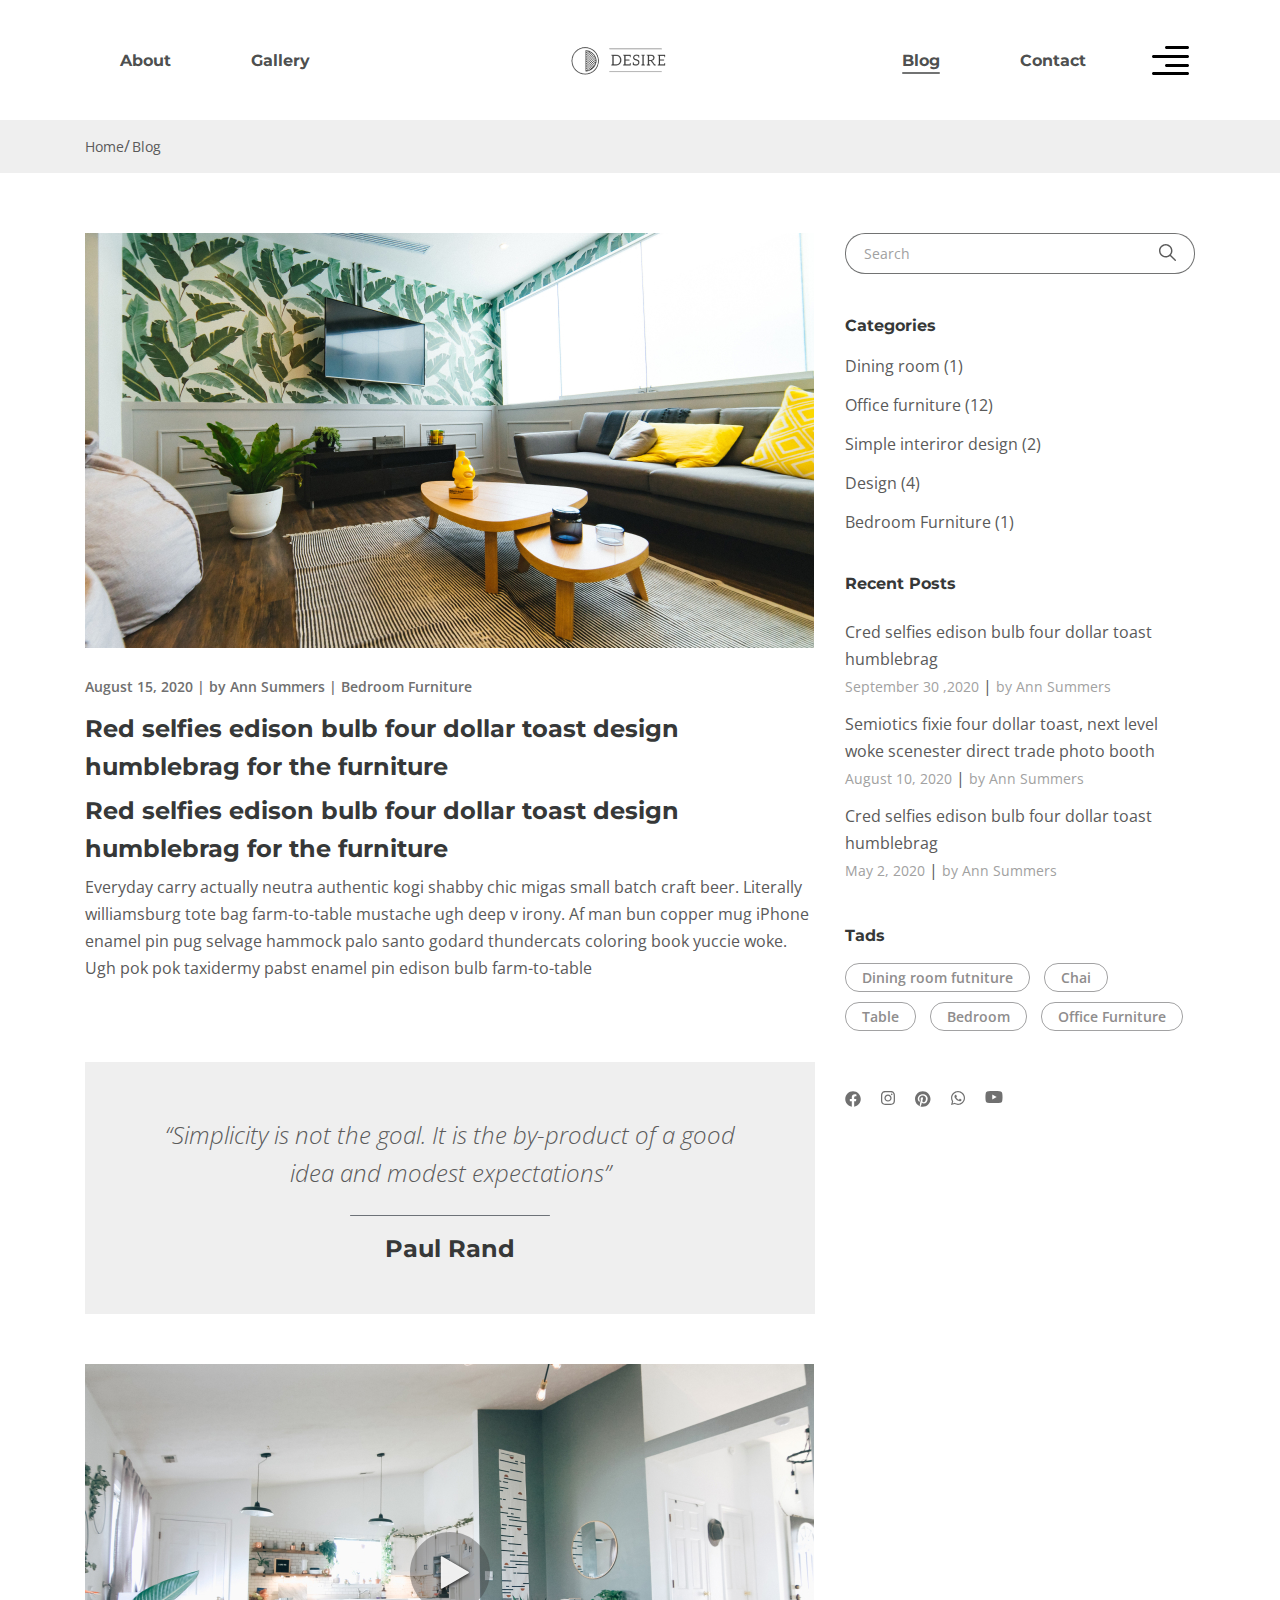
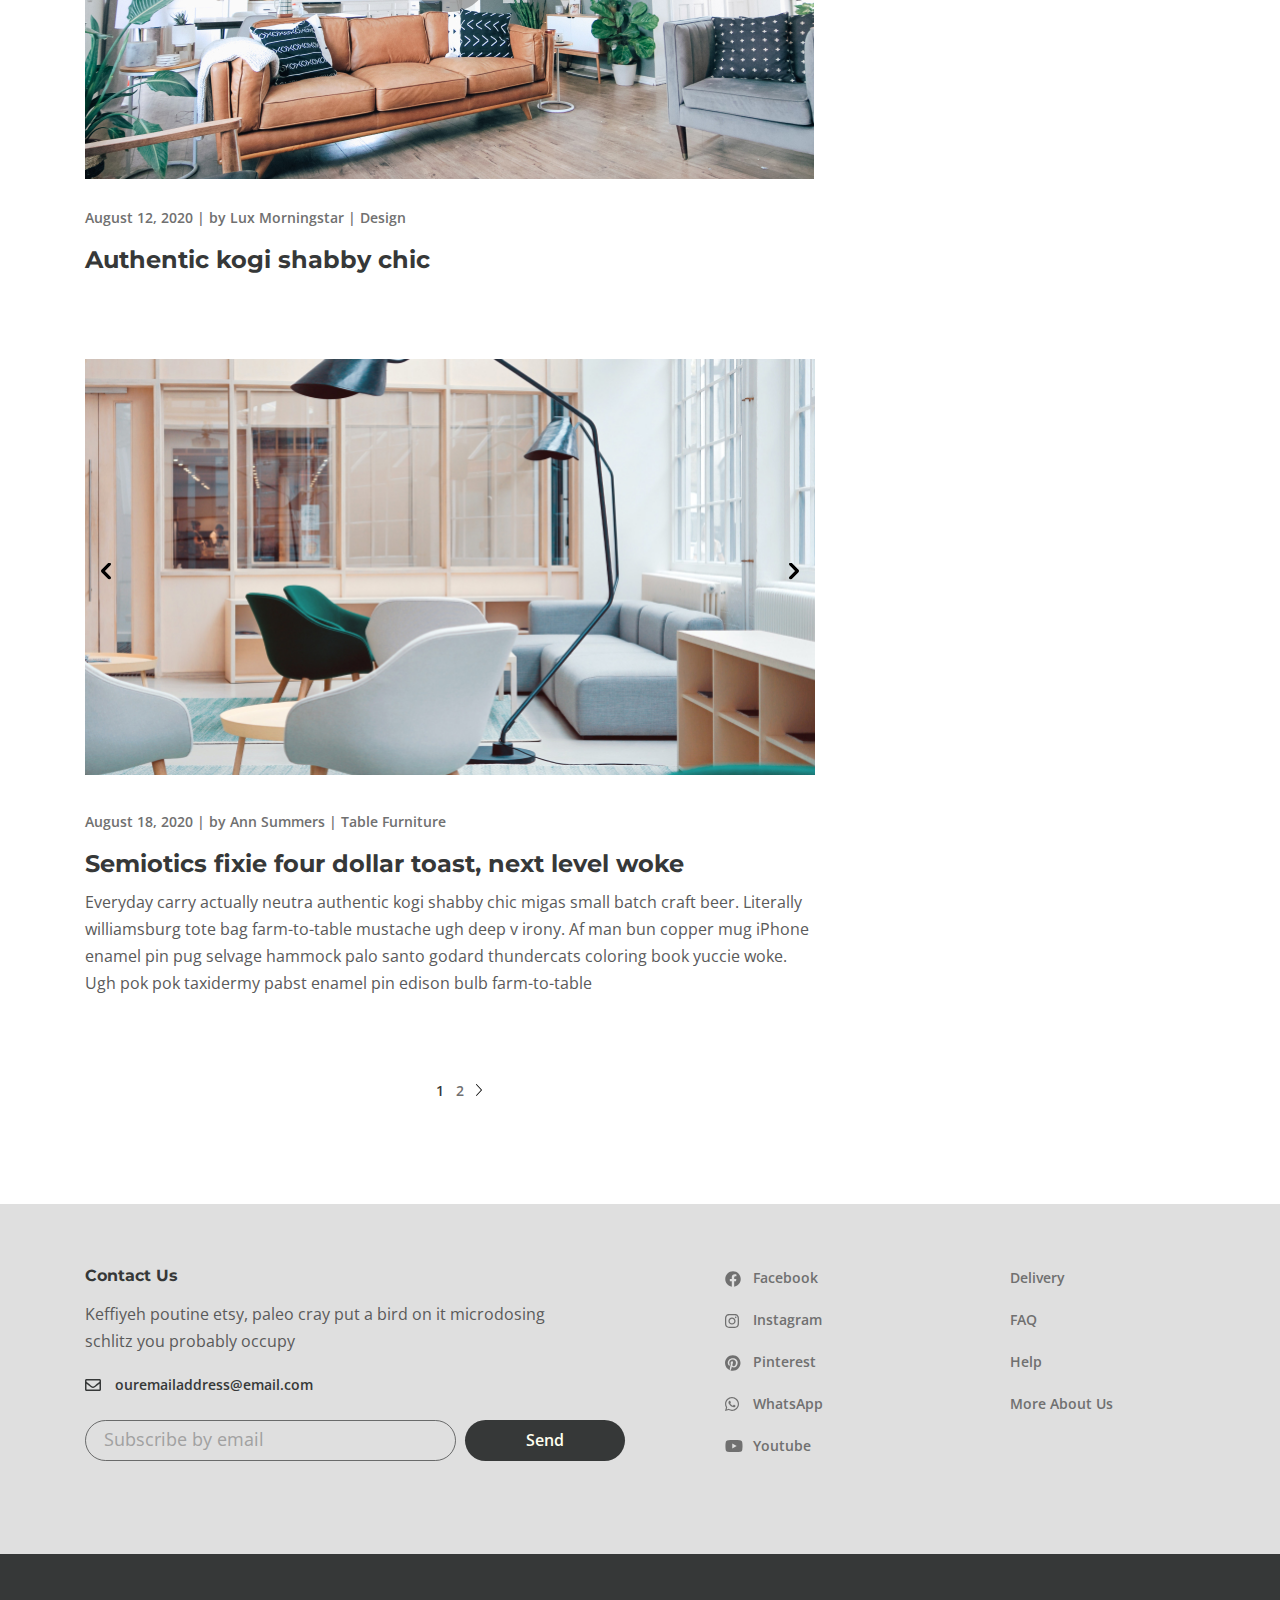
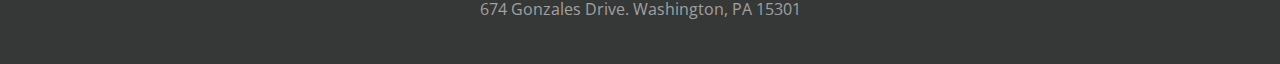
<file: blog.html>
<!DOCTYPE html>
<html lang="en">

<head>
	<meta charset="UTF-8">
	<meta name="viewport" content="width=device-width, initial-scale=1.0">
	<title>Document</title>
	<link rel="preconnect" href="https://fonts.googleapis.com">
	<link rel="preconnect" href="https://fonts.gstatic.com" crossorigin>
	<link
		href="https://fonts.googleapis.com/css2?family=Montserrat:wght@400;700&family=Open+Sans:ital,wght@0,400;0,600;1,300&display=swap"
		rel="stylesheet">
	<link rel="stylesheet" href="css/style.min.css">
</head>

<body>
	<div class="wrapper">
		<header class="header">
			<div class="container">
				<div class="header__inner">
					<nav class="menu">
						<ul class="menu__list">
							<li class="menu__list-item">
								<a class="menu__list-link" href="#">About</a>
							</li>
							<li class="menu__list-item">
								<a class="menu__list-link" href="#">Gallery</a>
							</li>
						</ul>
					</nav>
					<a class="logo" href="#">
						<img src="images/logo.png" alt="logo">
					</a>
					<nav class="menu">
						<ul class="menu__list">
							<li class="menu__list-item">
								<a class="menu__list-link menu__list-link--active" href="#">Blog</a>
							</li>
							<li class="menu__list-item">
								<a class="menu__list-link" href="#">Contact</a>
							</li>
						</ul>
					</nav>
					<button class="header__btn-menu">
						<span></span>
						<span></span>
						<span></span>
					</button>
					<button class="header__btn">
						<img src="images/icon_menu.svg" alt="icon menu">
					</button>
					<div class="rightside-menu rightside-menu--close">
						<button class="rightside-menu__close">
							<img src="images/close.svg" alt="">
						</button>
						<div class="rightside-menu__content">
							<a class="rightside-menu__logo" href="#">
								<img src="images/logo-big.png" alt="logo">
							</a>
							<h4 class="rightside-menu__title">
								Furniture for life
							</h4>
							<p class="rightside-menu__text">
								Sustainable hot chicken skateboard, dreamcatcher meggings actually squid. Slow-carb everyday
								carry +1 art party microdosing, put a bird on it brooklyn
							</p>
							<img class="rightside-menu__images" src="images/rightside-img.jpg" alt="images">
						</div>
					</div>
				</div>
			</div>
		</header>


		<main class="main">
			<div class="breadcrumbs">
				<div class="container">
					<ul class="breadcrumbs__list">
						<li class="breadcrumbs__item">
							<a class="breadcrumbs__link" href="#">Home</a>
						</li>
						<li class="breadcrumbs__item">
							<a class="breadcrumbs__link" href="#">Blog</a>
						</li>
					</ul>
				</div>
			</div>


			<section class="blog">
				<div class="container">
					<div class="blog__inner">
						<div class="blog__items">
							<div class="blog__item">
								<img class="blog__item-img" src="images/blog/big-1.jpg" alt="images">
								<div class="blog__item-info">
									<span class="blog__item-date">August 15, 2020</span> |
									<a class="blog__item-author" href="">by Ann Summers</a> |
									<a href="blog__item-theme">Bedroom Furniture</a>
								</div>
								<a class="blog__item-link" href="#">
									<h3 class="blog__item-title">Red selfies edison bulb four dollar toast design humblebrag for
										the
										furniture</h3>
								</a>
								<h3 class="blog__item-title">Red selfies edison bulb four dollar toast design humblebrag for the
									furniture</h3>
								<p class="blog__item-text">
									Everyday carry actually neutra authentic kogi shabby chic migas small batch craft beer.
									Literally williamsburg tote bag farm-to-table mustache ugh deep v irony. Af man bun copper
									mug iPhone enamel pin pug selvage hammock palo santo godard thundercats coloring book yuccie
									woke. Ugh pok pok taxidermy pabst enamel pin edison bulb farm-to-table
								</p>
							</div>
							<blockquote class="blog__blockquote">
								“Simplicity is not the goal. It is the by-product of a good idea and modest expectations”
								<div class="blog__blockquote-author">
									Paul Rand
								</div>
							</blockquote>
							<div class="blog__item article-popup">
								<div class="article-popup__box">
									<img class="blog__item-img" src="images/blog/big-2.jpg" alt="images">
									<a class="blog__item-popup" data-fancybox href="https://youtu.be/D6D-yqL9aiE">
										<img class="blog__item-play" src="images/play-button.svg" alt="play button">
									</a>
								</div>
								<div class="blog__item-info">
									<span class="blog__item-date">August 12, 2020</span> |
									<a class="blog__item-author" href="">by Lux Morningstar</a> |
									<a href="blog__item-theme">Design</a>
								</div>
								<a class="blog__item-link" href="#">
									<h3 class="blog__item-title">Authentic kogi shabby chic</h3>
								</a>
							</div>
							<div class="blog__item article-slider">
								<div class="article-slider__box">
									<img class="article-slider__img" src="images/blog/big-3.jpg" alt="images">
									<img class="article-slider__img" src="images/blog/big-2.jpg" alt="images">
									<img class="article-slider__img" src="images/blog/big-1.jpg" alt="images">
								</div>
								<div class="blog__item-info">
									<span class="blog__item-date">August 18, 2020</span> |
									<a class="blog__item-author" href="">by Ann Summers</a> |
									<a href="blog__item-theme">Table Furniture</a>
								</div>
								<a class="blog__item-link" href="#">
									<h3 class="blog__item-title">Semiotics fixie four dollar toast, next level woke</h3>
								</a>
								<p class="blog__item-text">
									Everyday carry actually neutra authentic kogi shabby chic migas small batch craft beer.
									Literally williamsburg tote bag farm-to-table mustache ugh deep v irony. Af man bun copper
									mug iPhone enamel pin pug selvage hammock palo santo godard thundercats coloring book yuccie
									woke. Ugh pok pok taxidermy pabst enamel pin edison bulb farm-to-table
								</p>
							</div>


							<div class="pagination">
								<a class="pagination__arrow pagination__arrow--disabled" href="#">
									<img class="pagination__arrow-icon" src="images/arrow-left.svg" alt="arrow icon">
								</a>
								<ul class="pagination__list">
									<li class="pagination__list-item">
										<a class="pagination__list-num pagination__list-num--active" href="#">1</a>
									</li>
									<li class="pagination__list-item">
										<a class="pagination__list-num" href="#">2</a>
									</li>
								</ul>
								<a class="pagination__arrow" href="#">
									<img class="pagination__arrow-icon" src="images/arrow-right.svg" alt="arrow icon">
								</a>
							</div>
						</div>


						<aside class="aside">
							<form class="aside__search">
								<input class="aside__search-input" type="text" placeholder="Search">
								<button class="aside__search-btn" type="submit">
									<img src="images/search-icon.svg" alt="search icon">
								</button>
							</form>
							<div class="blog__category">
								<h6 class="blog__category-title">
									Categories
								</h6>
								<ul class="blog__category-list">
									<li class="blog__category-item">
										<a class="blog__category-link" href="#">Dining room (1)
										</a>
									</li>
									<li class="blog__category-item">
										<a class="blog__category-link" href="#">Office furniture (12)
										</a>
									</li>
									<li class="blog__category-item">
										<a class="blog__category-link" href="#">Simple interiror design (2)
										</a>
									</li>
									<li class="blog__category-item">
										<a class="blog__category-link" href="#">Design (4)
										</a>
									</li>
									<li class="blog__category-item">
										<a class="blog__category-link" href="#">Bedroom Furniture (1)
										</a>
									</li>
								</ul>
							</div>
							<div class="recent-posts">
								<h6 class="recent-posts__title">Recent Posts</h6>
								<ul class="recent-posts__list">
									<li class="recent-posts__item">
										<a class="recent-posts__item-title" href="#">Cred selfies edison bulb four dollar toast
											humblebrag
										</a>
										<span class="recent-posts__date">September 30 ,2020</span> |
										<a class="recent-posts__author" href="#">by Ann Summers</a>
									</li>
									<li class="recent-posts__item">
										<a class="recent-posts__item-title" href="#">Semiotics fixie four dollar toast, next level
											woke scenester direct trade photo booth
										</a>
										<span class="recent-posts__date">August 10, 2020</span> |
										<a class="recent-posts__author" href="#">by Ann Summers</a>
									</li>
									<li class="recent-posts__item">
										<a class="recent-posts__item-title" href="#">Cred selfies edison bulb four dollar toast
											humblebrag
										</a>
										<span class="recent-posts__date">May 2, 2020</span> |
										<a class="recent-posts__author" href="#">by Ann Summers</a>
									</li>
								</ul>
							</div>
							<div class="blog__tags">
								<h6 class="blog__tags-title">
									Tads
								</h6>
								<a class="blog__tags-link" href="#">Dining room futniture</a>
								<a class="blog__tags-link" href="#">Chai</a>
								<a class="blog__tags-link" href="#">Table</a>
								<a class="blog__tags-link" href="#">Bedroom</a>
								<a class="blog__tags-link" href="#">Office Furniture</a>
							</div>
							<ul class="blog__social">
								<li class="blog__social-item">
									<a class="blog__social-link" href="#">
										<img class="blog__social-link" src="images/facebook.svg" alt="facebook">
									</a>
								</li>
								<li class="blog__social-item">
									<a class="blog__social-link" href="#">
										<img class="blog__social-link" src="images/instagram.svg" alt="instagram">
									</a>
								</li>
								<li class="blog__social-item">
									<a class="blog__social-link" href="#">
										<img class="blog__social-link" src="images/Pinterest.svg" alt="Pinterest">
									</a>
								</li>
								<li class="blog__social-item">
									<a class="blog__social-link" href="#">
										<img class="blog__social-link" src="images/whatsapp.svg" alt="whatsapp">
									</a>
								</li>
								<li class="blog__social-item">
									<a class="blog__social-link" href="#">
										<img class="blog__social-link" src="images/youtube.svg" alt="youtube">
									</a>
								</li>
							</ul>
						</aside>
					</div>
				</div>
			</section>

		</main>


		<footer class="footer">
			<div class="footer__content">
				<div class="container">
					<div class="footer__inner">
						<div class="footer__info">
							<h6 class="footer__info-title">
								Contact Us
							</h6>
							<p class="footer__info-text">
								Keffiyeh poutine etsy, paleo cray put a bird on it microdosing schlitz you probably occupy
							</p>
							<a class="info-email" href="mailto:ouremailaddress@email.com">
								ouremailaddress@email.com
							</a>
							<form class="footer__form" action="">
								<input class="footer__form-input" type="email" placeholder="Subscribe by email">
								<button class="footer__form-button" type="submit">
									Send
								</button>
							</form>
						</div>
						<ul class="footer__social">
							<li class="footer__social-item">
								<a class="footer__social-link footer__social-link--facebook" href="#">Facebook</a>
							</li>
							<li class="footer__social-item">
								<a class="footer__social-link footer__social-link--instagram" href="#">Instagram</a>
							</li>
							<li class="footer__social-item">
								<a class="footer__social-link footer__social-link--pinterest" href="#">Pinterest</a>
							</li>
							<li class="footer__social-item">
								<a class="footer__social-link footer__social-link--whatsApp" href="#">WhatsApp</a>
							</li>
							<li class="footer__social-item">
								<a class="footer__social-link footer__social-link--youtube" href="#">Youtube</a>
							</li>
						</ul>
						<nav class="footer__menu">
							<ul class="footer__menu-list">
								<li class="footer__menu-item">
									<a class="footer__menu-link" href="#">Delivery</a>
								</li>
								<li class="footer__menu-item">
									<a class="footer__menu-link" href="#">FAQ</a>
								</li>
								<li class="footer__menu-item">
									<a class="footer__menu-link" href="#">Help</a>
								</li>
								<li class="footer__menu-item">
									<a class="footer__menu-link" href="#">More About Us</a>
								</li>
							</ul>
						</nav>
					</div>
				</div>
			</div>
			<div class="footer__copyright">
				<div class="container">
					<p>674 Gonzales Drive. Washington, PA 15301</p>
				</div>
			</div>
		</footer>
	</div>



	<script src="js/main.min.js"></script>
</body>

</html>
</file>
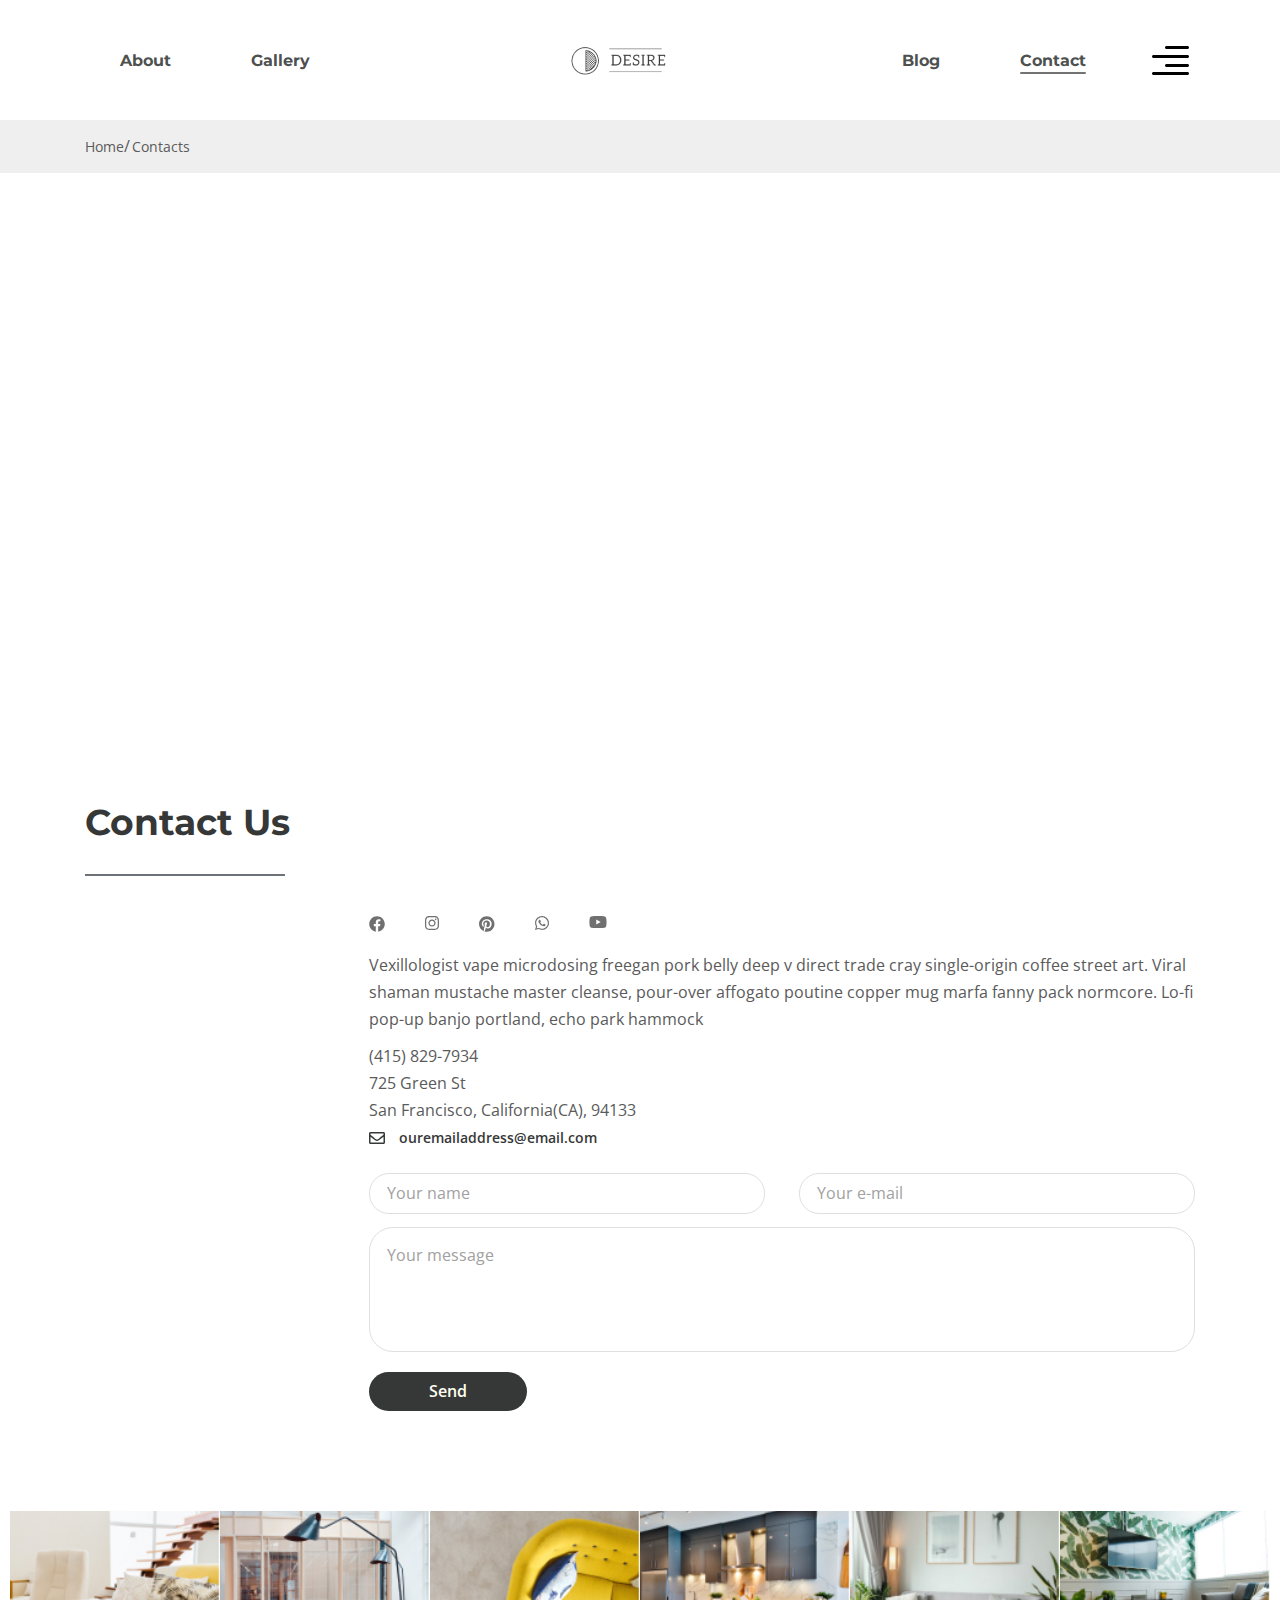
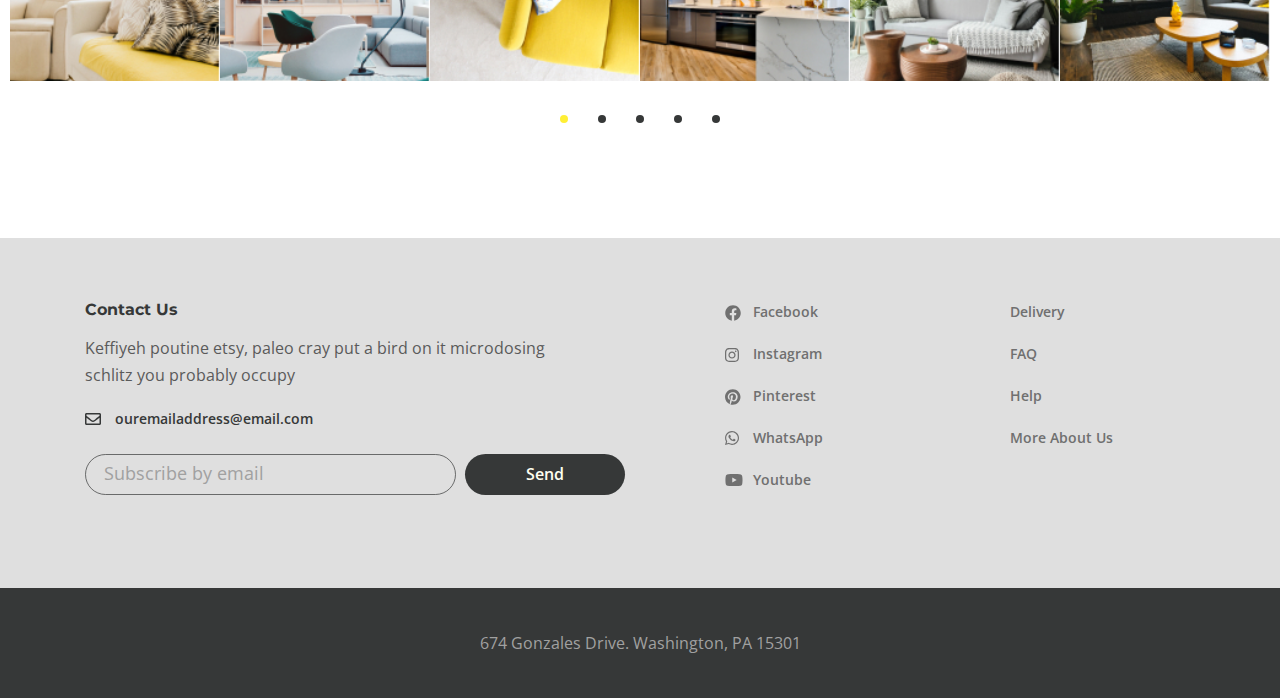
<file: contacts.html>
<!DOCTYPE html>
<html lang="en">

<head>
	<meta charset="UTF-8">
	<meta name="viewport" content="width=device-width, initial-scale=1.0">
	<title>Document</title>
	<link rel="preconnect" href="https://fonts.googleapis.com">
	<link rel="preconnect" href="https://fonts.gstatic.com" crossorigin>
	<link
		href="https://fonts.googleapis.com/css2?family=Montserrat:wght@400;700&family=Open+Sans:wght@400;600&display=swap"
		rel="stylesheet">
	<link rel="stylesheet" href="css/style.min.css">
</head>

<body>
	<div class="wrapper">
		<header class="header">
			<div class="container">
				<div class="header__inner">
					<nav class="menu">
						<ul class="menu__list">
							<li class="menu__list-item">
								<a class="menu__list-link" href="#">About</a>
							</li>
							<li class="menu__list-item">
								<a class="menu__list-link" href="#">Gallery</a>
							</li>
						</ul>
					</nav>
					<a class="logo" href="#">
						<img src="images/logo.png" alt="logo">
					</a>
					<nav class="menu">
						<ul class="menu__list">
							<li class="menu__list-item">
								<a class="menu__list-link" href="#">Blog</a>
							</li>
							<li class="menu__list-item">
								<a class="menu__list-link menu__list-link--active" href="#">Contact</a>
							</li>
						</ul>
					</nav>
					<button class="header__btn-menu">
						<span></span>
						<span></span>
						<span></span>
					</button>
					<button class="header__btn">
						<img src="images/icon_menu.svg" alt="icon menu">
					</button>
					<div class="rightside-menu rightside-menu--close">
						<button class="rightside-menu__close">
							<img src="images/close.svg" alt="">
						</button>
						<div class="rightside-menu__content">
							<a class="rightside-menu__logo" href="#">
								<img src="images/logo-big.png" alt="logo">
							</a>
							<h4 class="rightside-menu__title">
								Furniture for life
							</h4>
							<p class="rightside-menu__text">
								Sustainable hot chicken skateboard, dreamcatcher meggings actually squid. Slow-carb everyday
								carry +1 art party microdosing, put a bird on it brooklyn
							</p>
							<img class="rightside-menu__images" src="images/rightside-img.jpg" alt="images">
						</div>
					</div>
				</div>
			</div>
		</header>


		<main class="main">
			<div class="breadcrumbs">
				<div class="container">
					<ul class="breadcrumbs__list">
						<li class="breadcrumbs__item">
							<a class="breadcrumbs__link" href="#">Home</a>
						</li>
						<li class="breadcrumbs__item">
							<a class="breadcrumbs__link" href="#">Contacts</a>
						</li>
					</ul>
				</div>
			</div>

			<div class="map">
				<iframe
					src="https://www.google.com/maps/embed?pb=!1m18!1m12!1m3!1d3749.1006581703614!2d-122.41112746937024!3d37.79928866477094!2m3!1f0!2f0!3f0!3m2!1i1024!2i768!4f13.1!3m3!1m2!1s0x808580f18d8c6ea7%3A0x5d7f53fb70a3a903!2zNzI1IEdyZWVuIFN0LCBTYW4gRnJhbmNpc2NvLCBDQSA5NDEzMywg0KHQqNCQ!5e0!3m2!1sru!2stw!4v1631443464452!5m2!1sru!2stw"
					width="100%" style="border:0;" zoom="2" allowfullscreen="" loading="lazy"></iframe>
			</div>
			<section class="contact">
				<div class="container">
					<h3 class="contact__title">
						Contact Us
					</h3>
					<ul class="contact__social">
						<li class="contact__social-item">
							<a class="contact__social-link" href="#">
								<img class="contact__social-link" src="images/facebook.svg" alt="facebook">
							</a>
						</li>
						<li class="contact__social-item">
							<a class="contact__social-link" href="#">
								<img class="contact__social-link" src="images/instagram.svg" alt="instagram">
							</a>
						</li>
						<li class="contact__social-item">
							<a class="contact__social-link" href="#">
								<img class="contact__social-link" src="images/Pinterest.svg" alt="Pinterest">
							</a>
						</li>
						<li class="contact__social-item">
							<a class="contact__social-link" href="#">
								<img class="contact__social-link" src="images/whatsapp.svg" alt="whatsapp">
							</a>
						</li>
						<li class="contact__social-item">
							<a class="contact__social-link" href="#">
								<img class="contact__social-link" src="images/youtube.svg" alt="youtube">
							</a>
						</li>
					</ul>
					<div class="contact__box">
						<p class="contact__text">Vexillologist vape microdosing freegan pork belly deep v direct trade cray
							single-origin coffee street art. Viral shaman mustache master cleanse, pour-over affogato poutine
							copper mug marfa fanny pack normcore. Lo-fi pop-up banjo portland, echo park hammock</p>
						<a class="contact__phone" href="tel:+14158297934">(415) 829-7934</a>
						<div class="contact__st">725 Green St</div>
						<div class="contact__sity">San Francisco, California(CA), 94133</div>
						<a class="info-email" href="mailto:ouremailaddress@email.com">
							ouremailaddress@email.com
						</a>
					</div>
					<form class="contact__form">
						<input class="contact__form-input" placeholder="Your name" type="text">
						<input class="contact__form-input" placeholder="Your e-mail" type="email">
						<textarea class="contact__form-area" placeholder="Your message"></textarea>
						<button class="contact__form-btn" type="submit">Send</button>
					</form>
				</div>
			</section>
			<div class="container-fluid">
				<div class="contact-slider">
					<a class="contact-slider__link" href="#">
						<img class="contact-slider__img" src="images/slider/1.jpg" alt="images">
						<p class="contact-slider__title">Truffaut literally trust</p>
					</a>
					<a class="contact-slider__link" href="#">
						<img class="contact-slider__img" src="images/slider/2.jpg" alt="images">
						<p class="contact-slider__title">Truffaut literally trust</p>
					</a>
					<a class="contact-slider__link" href="#">
						<img class="contact-slider__img" src="images/slider/3.jpg" alt="images">
						<p class="contact-slider__title">Truffaut literally trust</p>
					</a>
					<a class="contact-slider__link" href="#">
						<img class="contact-slider__img" src="images/slider/4.jpg" alt="images">
						<p class="contact-slider__title">Truffaut literally trust</p>
					</a>
					<a class="contact-slider__link" href="#">
						<img class="contact-slider__img" src="images/slider/5.jpg" alt="images">
						<p class="contact-slider__title">Truffaut literally trust</p>
					</a>
					<a class="contact-slider__link" href="#">
						<img class="contact-slider__img" src="images/slider/6.jpg" alt="images">
						<p class="contact-slider__title">Truffaut literally trust</p>
					</a>
					<a class="contact-slider__link" href="#">
						<img class="contact-slider__img" src="images/slider/7.jpg" alt="images">
						<p class="contact-slider__title">Truffaut literally trust</p>
					</a>
					<a class="contact-slider__link" href="#">
						<img class="contact-slider__img" src="images/slider/8.jpg" alt="images">
						<p class="contact-slider__title">Truffaut literally trust</p>
					</a>
					<a class="contact-slider__link" href="#">
						<img class="contact-slider__img" src="images/slider/9.jpg" alt="images">
						<p class="contact-slider__title">Truffaut literally trust</p>
					</a>
					<a class="contact-slider__link" href="#">
						<img class="contact-slider__img" src="images/slider/10.jpg" alt="images">
						<p class="contact-slider__title">Truffaut literally trust</p>
					</a>
					<a class="contact-slider__link" href="#">
						<img class="contact-slider__img" src="images/slider/1.jpg" alt="images">
						<p class="contact-slider__title">Truffaut literally trust</p>
					</a>
					<a class="contact-slider__link" href="#">
						<img class="contact-slider__img" src="images/slider/2.jpg" alt="images">
						<p class="contact-slider__title">Truffaut literally trust</p>
					</a>
					<a class="contact-slider__link" href="#">
						<img class="contact-slider__img" src="images/slider/3.jpg" alt="images">
						<p class="contact-slider__title">Truffaut literally trust</p>
					</a>
					<a class="contact-slider__link" href="#">
						<img class="contact-slider__img" src="images/slider/4.jpg" alt="images">
						<p class="contact-slider__title">Truffaut literally trust</p>
					</a>
					<a class="contact-slider__link" href="#">
						<img class="contact-slider__img" src="images/slider/5.jpg" alt="images">
						<p class="contact-slider__title">Truffaut literally trust</p>
					</a>
					<a class="contact-slider__link" href="#">
						<img class="contact-slider__img" src="images/slider/6.jpg" alt="images">
						<p class="contact-slider__title">Truffaut literally trust</p>
					</a>
					<a class="contact-slider__link" href="#">
						<img class="contact-slider__img" src="images/slider/7.jpg" alt="images">
						<p class="contact-slider__title">Truffaut literally trust</p>
					</a>
					<a class="contact-slider__link" href="#">
						<img class="contact-slider__img" src="images/slider/8.jpg" alt="images">
						<p class="contact-slider__title">Truffaut literally trust</p>
					</a>
					<a class="contact-slider__link" href="#">
						<img class="contact-slider__img" src="images/slider/9.jpg" alt="images">
						<p class="contact-slider__title">Truffaut literally trust</p>
					</a>
					<a class="contact-slider__link" href="#">
						<img class="contact-slider__img" src="images/slider/10.jpg" alt="images">
						<p class="contact-slider__title">Truffaut literally trust</p>
					</a>
					<a class="contact-slider__link" href="#">
						<img class="contact-slider__img" src="images/slider/1.jpg" alt="images">
						<p class="contact-slider__title">Truffaut literally trust</p>
					</a>
					<a class="contact-slider__link" href="#">
						<img class="contact-slider__img" src="images/slider/2.jpg" alt="images">
						<p class="contact-slider__title">Truffaut literally trust</p>
					</a>
					<a class="contact-slider__link" href="#">
						<img class="contact-slider__img" src="images/slider/3.jpg" alt="images">
						<p class="contact-slider__title">Truffaut literally trust</p>
					</a>
					<a class="contact-slider__link" href="#">
						<img class="contact-slider__img" src="images/slider/4.jpg" alt="images">
						<p class="contact-slider__title">Truffaut literally trust</p>
					</a>
					<a class="contact-slider__link" href="#">
						<img class="contact-slider__img" src="images/slider/5.jpg" alt="images">
						<p class="contact-slider__title">Truffaut literally trust</p>
					</a>
					<a class="contact-slider__link" href="#">
						<img class="contact-slider__img" src="images/slider/6.jpg" alt="images">
						<p class="contact-slider__title">Truffaut literally trust</p>
					</a>
					<a class="contact-slider__link" href="#">
						<img class="contact-slider__img" src="images/slider/7.jpg" alt="images">
						<p class="contact-slider__title">Truffaut literally trust</p>
					</a>
					<a class="contact-slider__link" href="#">
						<img class="contact-slider__img" src="images/slider/8.jpg" alt="images">
						<p class="contact-slider__title">Truffaut literally trust</p>
					</a>
					<a class="contact-slider__link" href="#">
						<img class="contact-slider__img" src="images/slider/9.jpg" alt="images">
						<p class="contact-slider__title">Truffaut literally trust</p>
					</a>
					<a class="contact-slider__link" href="#">
						<img class="contact-slider__img" src="images/slider/10.jpg" alt="images">
						<p class="contact-slider__title">Truffaut literally trust</p>
					</a>
				</div>
			</div>
		</main>

		<footer class="footer">
			<div class="footer__content">
				<div class="container">
					<div class="footer__inner">
						<div class="footer__info">
							<h6 class="footer__info-title">
								Contact Us
							</h6>
							<p class="footer__info-text">
								Keffiyeh poutine etsy, paleo cray put a bird on it microdosing schlitz you probably occupy
							</p>
							<a class="info-email" href="mailto:ouremailaddress@email.com">
								ouremailaddress@email.com
							</a>
							<form class="footer__form" action="">
								<input class="footer__form-input" type="email" placeholder="Subscribe by email">
								<button class="footer__form-button" type="submit">
									Send
								</button>
							</form>
						</div>
						<ul class="footer__social">
							<li class="footer__social-item">
								<a class="footer__social-link footer__social-link--facebook" href="#">Facebook</a>
							</li>
							<li class="footer__social-item">
								<a class="footer__social-link footer__social-link--instagram" href="#">Instagram</a>
							</li>
							<li class="footer__social-item">
								<a class="footer__social-link footer__social-link--pinterest" href="#">Pinterest</a>
							</li>
							<li class="footer__social-item">
								<a class="footer__social-link footer__social-link--whatsApp" href="#">WhatsApp</a>
							</li>
							<li class="footer__social-item">
								<a class="footer__social-link footer__social-link--youtube" href="#">Youtube</a>
							</li>
						</ul>
						<nav class="footer__menu">
							<ul class="footer__menu-list">
								<li class="footer__menu-item">
									<a class="footer__menu-link" href="#">Delivery</a>
								</li>
								<li class="footer__menu-item">
									<a class="footer__menu-link" href="#">FAQ</a>
								</li>
								<li class="footer__menu-item">
									<a class="footer__menu-link" href="#">Help</a>
								</li>
								<li class="footer__menu-item">
									<a class="footer__menu-link" href="#">More About Us</a>
								</li>
							</ul>
						</nav>
					</div>
				</div>
			</div>
			<div class="footer__copyright">
				<div class="container">
					<p>674 Gonzales Drive. Washington, PA 15301</p>
				</div>
			</div>
		</footer>
	</div>

	<script src="js/main.min.js"></script>
</body>

</html>
</file>
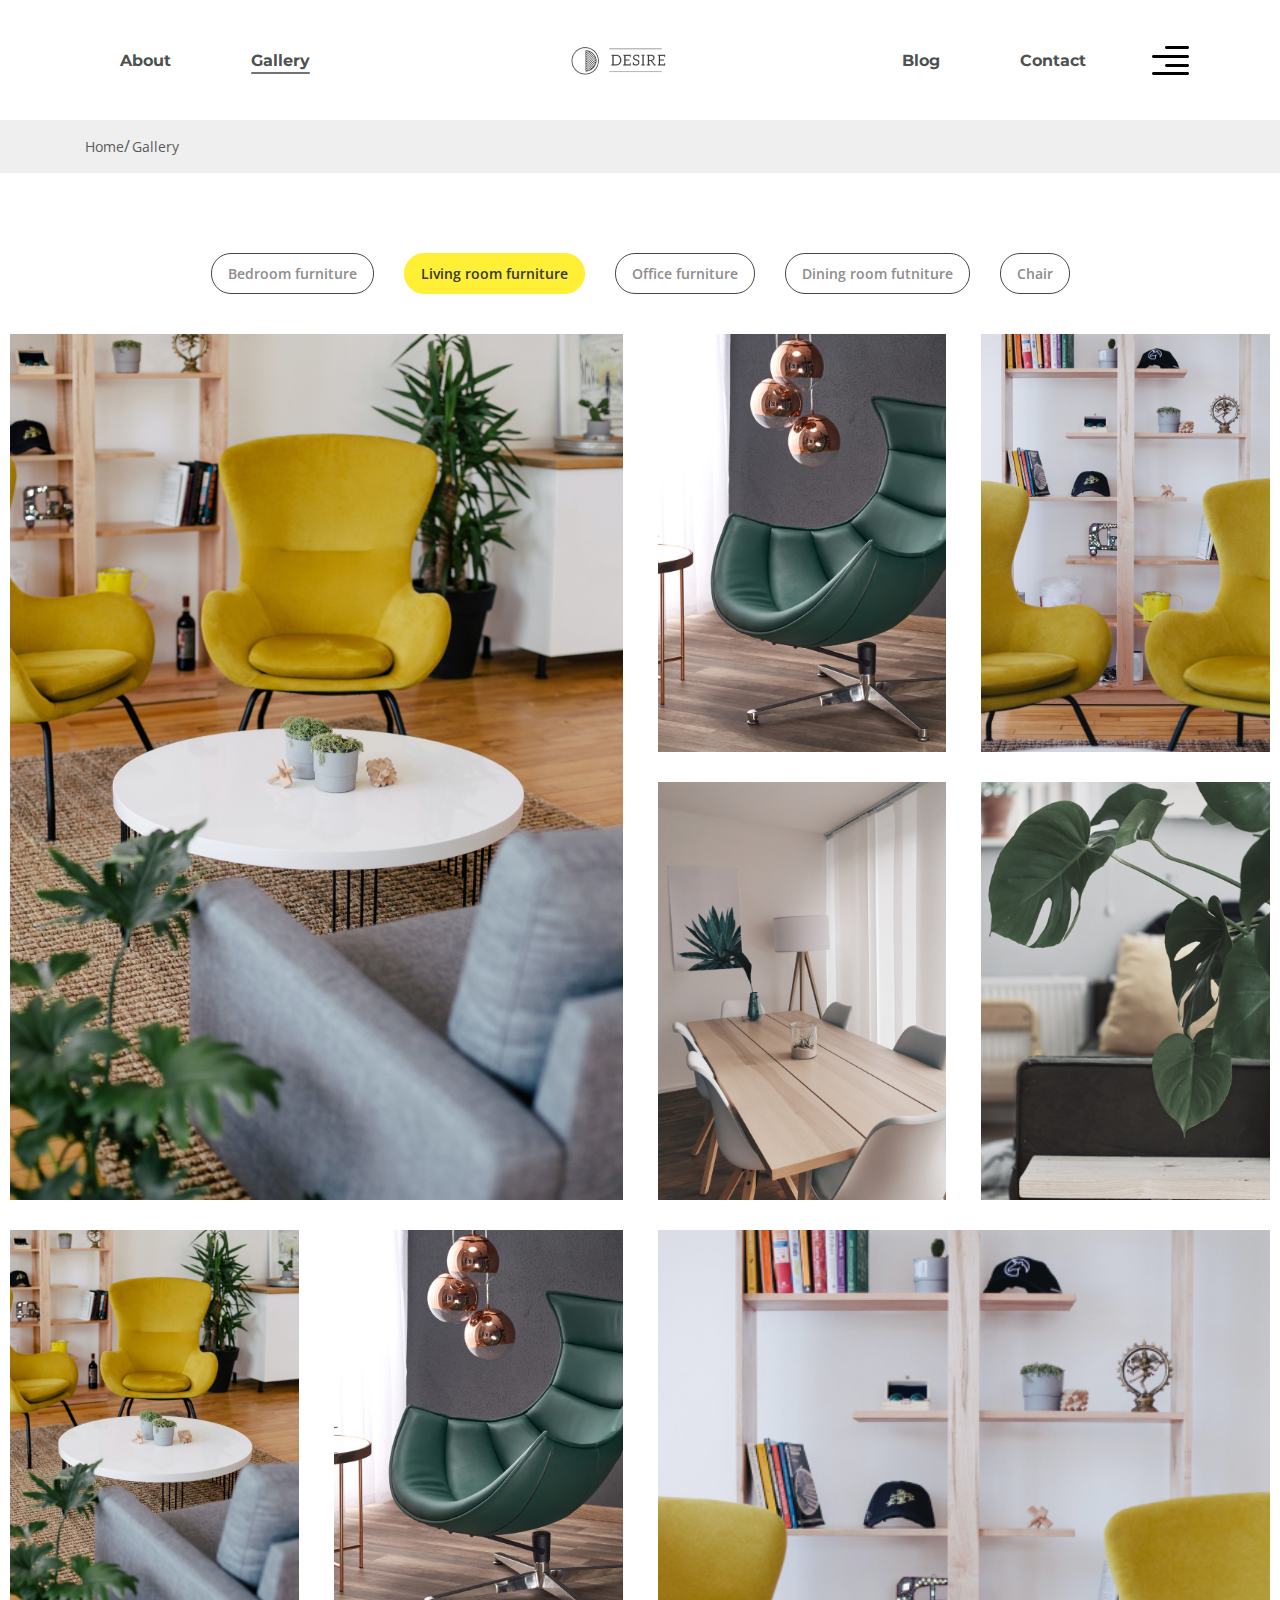
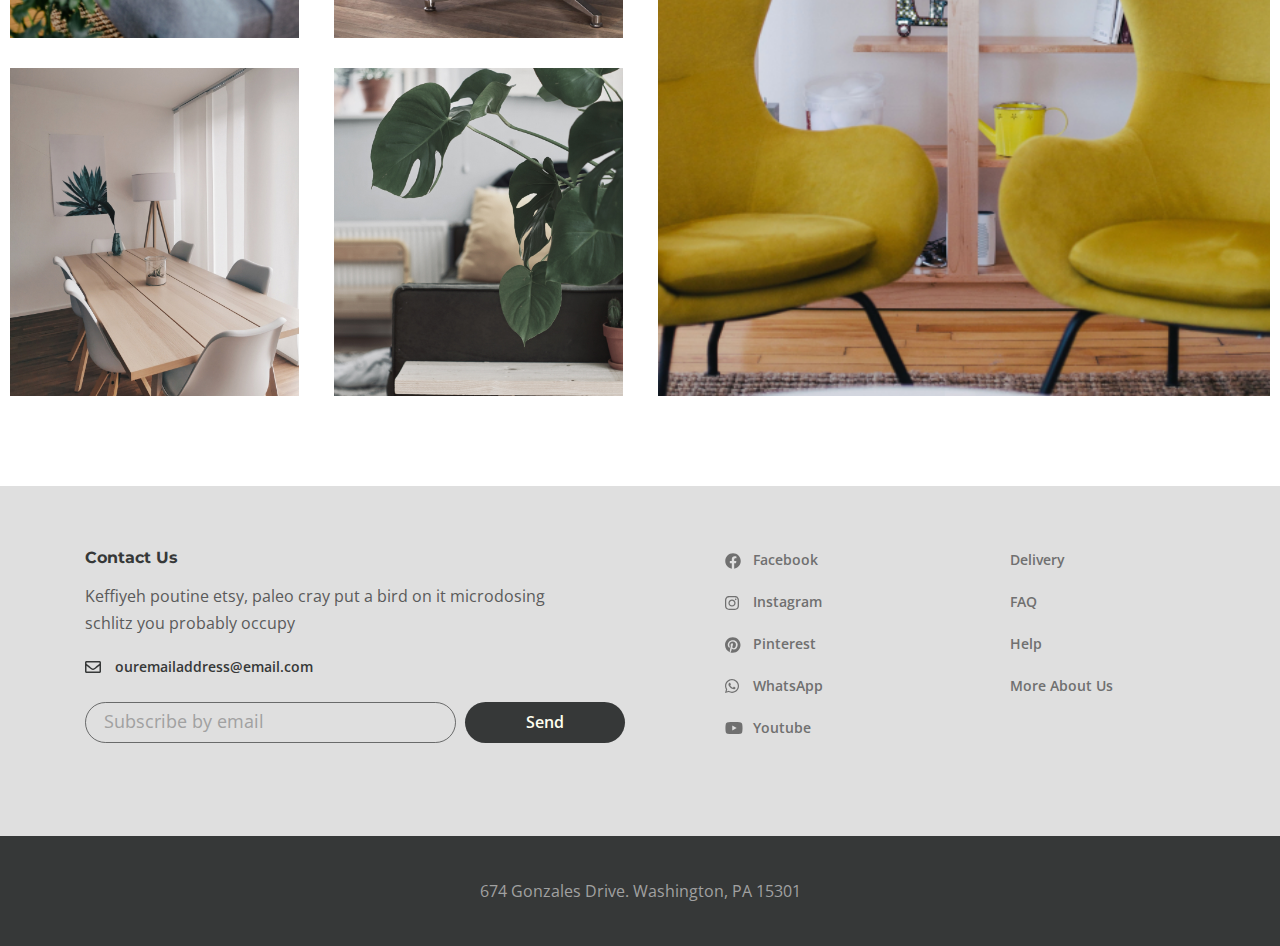
<file: gallery.html>
<!DOCTYPE html>
<html lang="en">

<head>
	<meta charset="UTF-8">
	<meta name="viewport" content="width=device-width, initial-scale=1.0">
	<title>Document</title>
	<link rel="preconnect" href="https://fonts.googleapis.com">
	<link rel="preconnect" href="https://fonts.gstatic.com" crossorigin>
	<link
		href="https://fonts.googleapis.com/css2?family=Montserrat:wght@400;700&family=Open+Sans:wght@400;600&display=swap"
		rel="stylesheet">
	<link rel="stylesheet" href="css/style.min.css">
</head>

<body>
	<div class="wrapper">
		<header class="header">
			<div class="container">
				<div class="header__inner">
					<nav class="menu">
						<ul class="menu__list">
							<li class="menu__list-item">
								<a class="menu__list-link" href="#">About</a>
							</li>
							<li class="menu__list-item">
								<a class="menu__list-link menu__list-link--active" href="#">Gallery</a>
							</li>
						</ul>
					</nav>
					<a class="logo" href="#">
						<img src="images/logo.png" alt="logo">
					</a>
					<nav class="menu">
						<ul class="menu__list">
							<li class="menu__list-item">
								<a class="menu__list-link" href="#">Blog</a>
							</li>
							<li class="menu__list-item">
								<a class="menu__list-link" href="#">Contact</a>
							</li>
						</ul>
					</nav>
					<button class="header__btn-menu">
						<span></span>
						<span></span>
						<span></span>
					</button>
					<button class="header__btn">
						<img src="images/icon_menu.svg" alt="icon menu">
					</button>
					<div class="rightside-menu rightside-menu--close">
						<button class="rightside-menu__close">
							<img src="images/close.svg" alt="">
						</button>
						<div class="rightside-menu__content">
							<a class="rightside-menu__logo" href="#">
								<img src="images/logo-big.png" alt="logo">
							</a>
							<h4 class="rightside-menu__title">
								Furniture for life
							</h4>
							<p class="rightside-menu__text">
								Sustainable hot chicken skateboard, dreamcatcher meggings actually squid. Slow-carb everyday
								carry +1 art party microdosing, put a bird on it brooklyn
							</p>
							<img class="rightside-menu__images" src="images/rightside-img.jpg" alt="images">
						</div>
					</div>
				</div>
			</div>
		</header>


		<main class="main">
			<div class="breadcrumbs">
				<div class="container">
					<ul class="breadcrumbs__list">
						<li class="breadcrumbs__item">
							<a class="breadcrumbs__link" href="#">Home</a>
						</li>
						<li class="breadcrumbs__item">
							<a class="breadcrumbs__link" href="#">Gallery</a>
						</li>
					</ul>
				</div>
			</div>

			<div class="gallery gallery-page">
				<div class="container-fluid">
					<div class="gallery__buttons">
						<button class="gallery__btn" data-filter=".bedroom">Bedroom furniture</button>
						<button class="gallery__btn" data-filter=".living">Living room furniture</button>
						<button class="gallery__btn" data-filter=".office">Office furniture</button>
						<button class="gallery__btn" data-filter=".dining">Dining room futniture </button>
						<button class="gallery__btn" data-filter=".chair">Chair</button>
					</div>
					<div class="gallery__inner">
						<div class="gallery__items mix bedroom">
							<a class="gallery__item" href="#">
								<img src="images/gallery/1.jpg" alt="images">
							</a>
							<a class="gallery__item" href="#">
								<img src="images/gallery/2.jpg" alt="images">
							</a>
							<a class="gallery__item" href="#">
								<img src="images/gallery/3.jpg" alt="images">
							</a>
							<a class="gallery__item" href="#">
								<img src="images/gallery/4.jpg" alt="images">
							</a>
							<a class="gallery__item" href="#">
								<img src="images/gallery/5.jpg" alt="images">
							</a>
							<a class="gallery__item" href="#">
								<img src="images/gallery/1.jpg" alt="images">
							</a>
							<a class="gallery__item" href="#">
								<img src="images/gallery/2.jpg" alt="images">
							</a>
							<a class="gallery__item" href="#">
								<img src="images/gallery/3.jpg" alt="images">
							</a>
							<a class="gallery__item" href="#">
								<img src="images/gallery/4.jpg" alt="images">
							</a>
							<a class="gallery__item" href="#">
								<img src="images/gallery/5.jpg" alt="images">
							</a>
						</div>
						<div class="gallery__items mix living">
							<a class="gallery__item" href="#">
								<img src="images/gallery/1.jpg" alt="images">
							</a>
							<a class="gallery__item" href="#">
								<img src="images/gallery/2.jpg" alt="images">
							</a>
							<a class="gallery__item" href="#">
								<img src="images/gallery/3.jpg" alt="images">
							</a>
							<a class="gallery__item" href="#">
								<img src="images/gallery/4.jpg" alt="images">
							</a>
							<a class="gallery__item" href="#">
								<img src="images/gallery/5.jpg" alt="images">
							</a>
							<a class="gallery__item" href="#">
								<img src="images/gallery/1.jpg" alt="images">
							</a>
							<a class="gallery__item" href="#">
								<img src="images/gallery/2.jpg" alt="images">
							</a>
							<a class="gallery__item" href="#">
								<img src="images/gallery/3.jpg" alt="images">
							</a>
							<a class="gallery__item" href="#">
								<img src="images/gallery/4.jpg" alt="images">
							</a>
							<a class="gallery__item" href="#">
								<img src="images/gallery/5.jpg" alt="images">
							</a>
						</div>
						<div class="gallery__items mix office">
							<a class="gallery__item" href="#">
								<img src="images/gallery/1.jpg" alt="images">
							</a>
							<a class="gallery__item" href="#">
								<img src="images/gallery/2.jpg" alt="images">
							</a>
							<a class="gallery__item" href="#">
								<img src="images/gallery/3.jpg" alt="images">
							</a>
							<a class="gallery__item" href="#">
								<img src="images/gallery/4.jpg" alt="images">
							</a>
							<a class="gallery__item" href="#">
								<img src="images/gallery/5.jpg" alt="images">
							</a>
							<a class="gallery__item" href="#">
								<img src="images/gallery/1.jpg" alt="images">
							</a>
							<a class="gallery__item" href="#">
								<img src="images/gallery/2.jpg" alt="images">
							</a>
							<a class="gallery__item" href="#">
								<img src="images/gallery/3.jpg" alt="images">
							</a>
							<a class="gallery__item" href="#">
								<img src="images/gallery/4.jpg" alt="images">
							</a>
							<a class="gallery__item" href="#">
								<img src="images/gallery/5.jpg" alt="images">
							</a>
						</div>
						<div class="gallery__items mix dining">
							<a class="gallery__item" href="#">
								<img src="images/gallery/1.jpg" alt="images">
							</a>
							<a class="gallery__item" href="#">
								<img src="images/gallery/2.jpg" alt="images">
							</a>
							<a class="gallery__item" href="#">
								<img src="images/gallery/3.jpg" alt="images">
							</a>
							<a class="gallery__item" href="#">
								<img src="images/gallery/4.jpg" alt="images">
							</a>
							<a class="gallery__item" href="#">
								<img src="images/gallery/5.jpg" alt="images">
							</a>
							<a class="gallery__item" href="#">
								<img src="images/gallery/1.jpg" alt="images">
							</a>
							<a class="gallery__item" href="#">
								<img src="images/gallery/2.jpg" alt="images">
							</a>
							<a class="gallery__item" href="#">
								<img src="images/gallery/3.jpg" alt="images">
							</a>
							<a class="gallery__item" href="#">
								<img src="images/gallery/4.jpg" alt="images">
							</a>
							<a class="gallery__item" href="#">
								<img src="images/gallery/5.jpg" alt="images">
							</a>
						</div>
						<div class="gallery__items mix chair">
							<a class="gallery__item" href="#">
								<img src="images/gallery/1.jpg" alt="images">
							</a>
							<a class="gallery__item" href="#">
								<img src="images/gallery/2.jpg" alt="images">
							</a>
							<a class="gallery__item" href="#">
								<img src="images/gallery/3.jpg" alt="images">
							</a>
							<a class="gallery__item" href="#">
								<img src="images/gallery/4.jpg" alt="images">
							</a>
							<a class="gallery__item" href="#">
								<img src="images/gallery/5.jpg" alt="images">
							</a>
							<a class="gallery__item" href="#">
								<img src="images/gallery/1.jpg" alt="images">
							</a>
							<a class="gallery__item" href="#">
								<img src="images/gallery/2.jpg" alt="images">
							</a>
							<a class="gallery__item" href="#">
								<img src="images/gallery/3.jpg" alt="images">
							</a>
							<a class="gallery__item" href="#">
								<img src="images/gallery/4.jpg" alt="images">
							</a>
							<a class="gallery__item" href="#">
								<img src="images/gallery/5.jpg" alt="images">
							</a>
						</div>
					</div>
				</div>
			</div>


		</main>



		<footer class="footer">
			<div class="footer__content">
				<div class="container">
					<div class="footer__inner">
						<div class="footer__info">
							<h6 class="footer__info-title">
								Contact Us
							</h6>
							<p class="footer__info-text">
								Keffiyeh poutine etsy, paleo cray put a bird on it microdosing schlitz you probably occupy
							</p>
							<a class="info-email" href="mailto:ouremailaddress@email.com">
								ouremailaddress@email.com
							</a>
							<form class="footer__form" action="">
								<input class="footer__form-input" type="email" placeholder="Subscribe by email">
								<button class="footer__form-button" type="submit">
									Send
								</button>
							</form>
						</div>
						<ul class="footer__social">
							<li class="footer__social-item">
								<a class="footer__social-link footer__social-link--facebook" href="#">Facebook</a>
							</li>
							<li class="footer__social-item">
								<a class="footer__social-link footer__social-link--instagram" href="#">Instagram</a>
							</li>
							<li class="footer__social-item">
								<a class="footer__social-link footer__social-link--pinterest" href="#">Pinterest</a>
							</li>
							<li class="footer__social-item">
								<a class="footer__social-link footer__social-link--whatsApp" href="#">WhatsApp</a>
							</li>
							<li class="footer__social-item">
								<a class="footer__social-link footer__social-link--youtube" href="#">Youtube</a>
							</li>
						</ul>
						<nav class="footer__menu">
							<ul class="footer__menu-list">
								<li class="footer__menu-item">
									<a class="footer__menu-link" href="#">Delivery</a>
								</li>
								<li class="footer__menu-item">
									<a class="footer__menu-link" href="#">FAQ</a>
								</li>
								<li class="footer__menu-item">
									<a class="footer__menu-link" href="#">Help</a>
								</li>
								<li class="footer__menu-item">
									<a class="footer__menu-link" href="#">More About Us</a>
								</li>
							</ul>
						</nav>
					</div>
				</div>
			</div>
			<div class="footer__copyright">
				<div class="container">
					<p>674 Gonzales Drive. Washington, PA 15301</p>
				</div>
			</div>
		</footer>
	</div>



	<script src="js/main.min.js"></script>
</body>

</html>
</file>
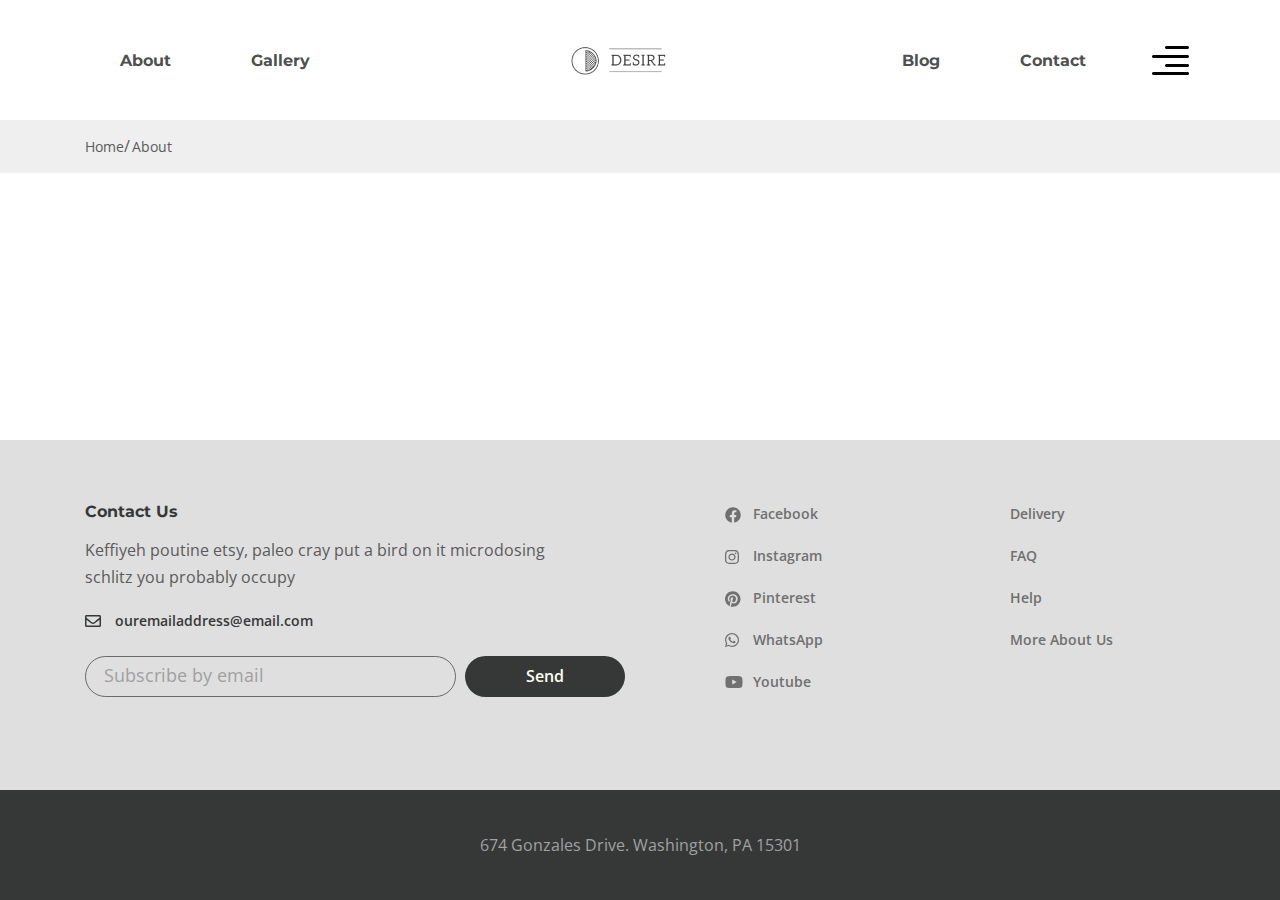
<file: page.html>
<!DOCTYPE html>
<html lang="en">

<head>
	<meta charset="UTF-8">
	<meta name="viewport" content="width=device-width, initial-scale=1.0">
	<title>Document</title>
	<link rel="preconnect" href="https://fonts.googleapis.com">
	<link rel="preconnect" href="https://fonts.gstatic.com" crossorigin>
	<link
		href="https://fonts.googleapis.com/css2?family=Montserrat:wght@400;700&family=Open+Sans:wght@400;600&display=swap"
		rel="stylesheet">
	<link rel="stylesheet" href="css/style.min.css">
</head>

<body>
	<div class="wrapper">
		<header class="header">
			<div class="container">
				<div class="header__inner">
					<nav class="menu">
						<ul class="menu__list">
							<li class="menu__list-item">
								<a class="menu__list-link" href="about.html">About</a>
							</li>
							<li class="menu__list-item">
								<a class="menu__list-link" href="#">Gallery</a>
							</li>
						</ul>
					</nav>
					<a class="logo" href="#">
						<img src="images/logo.png" alt="logo">
					</a>
					<nav class="menu">
						<ul class="menu__list">
							<li class="menu__list-item">
								<a class="menu__list-link" href="#">Blog</a>
							</li>
							<li class="menu__list-item">
								<a class="menu__list-link" href="#">Contact</a>
							</li>
						</ul>
					</nav>
					<button class="header__btn-menu">
						<span></span>
						<span></span>
						<span></span>
					</button>
					<button class="header__btn">
						<img src="images/icon_menu.svg" alt="icon menu">
					</button>
					<div class="rightside-menu rightside-menu--close">
						<button class="rightside-menu__close">
							<img src="images/close.svg" alt="">
						</button>
						<div class="rightside-menu__content">
							<a class="rightside-menu__logo" href="#">
								<img src="images/logo-big.png" alt="logo">
							</a>
							<h4 class="rightside-menu__title">
								Furniture for life
							</h4>
							<p class="rightside-menu__text">
								Sustainable hot chicken skateboard, dreamcatcher meggings actually squid. Slow-carb everyday
								carry +1 art party microdosing, put a bird on it brooklyn
							</p>
							<img class="rightside-menu__images" src="images/rightside-img.jpg" alt="images">
						</div>
					</div>
				</div>
			</div>
		</header>


		<main class="main">
			<div class="breadcrumbs">
				<div class="container">
					<ul class="breadcrumbs__list">
						<li class="breadcrumbs__item">
							<a class="breadcrumbs__link" href="#">Home</a>
						</li>
						<li class="breadcrumbs__item">
							<a class="breadcrumbs__link" href="#">About</a>
						</li>
					</ul>
				</div>
			</div>
		</main>


		<footer class="footer">
			<div class="footer__content">
				<div class="container">
					<div class="footer__inner">
						<div class="footer__info">
							<h6 class="footer__info-title">
								Contact Us
							</h6>
							<p class="footer__info-text">
								Keffiyeh poutine etsy, paleo cray put a bird on it microdosing schlitz you probably occupy
							</p>
							<a class="info-email" href="mailto:ouremailaddress@email.com">
								ouremailaddress@email.com
							</a>
							<form class="footer__form" action="">
								<input class="footer__form-input" type="email" placeholder="Subscribe by email">
								<button class="footer__form-button" type="submit">
									Send
								</button>
							</form>
						</div>
						<ul class="footer__social">
							<li class="footer__social-item">
								<a class="footer__social-link footer__social-link--facebook" href="#">Facebook</a>
							</li>
							<li class="footer__social-item">
								<a class="footer__social-link footer__social-link--instagram" href="#">Instagram</a>
							</li>
							<li class="footer__social-item">
								<a class="footer__social-link footer__social-link--pinterest" href="#">Pinterest</a>
							</li>
							<li class="footer__social-item">
								<a class="footer__social-link footer__social-link--whatsApp" href="#">WhatsApp</a>
							</li>
							<li class="footer__social-item">
								<a class="footer__social-link footer__social-link--youtube" href="#">Youtube</a>
							</li>
						</ul>
						<nav class="footer__menu">
							<ul class="footer__menu-list">
								<li class="footer__menu-item">
									<a class="footer__menu-link" href="#">Delivery</a>
								</li>
								<li class="footer__menu-item">
									<a class="footer__menu-link" href="#">FAQ</a>
								</li>
								<li class="footer__menu-item">
									<a class="footer__menu-link" href="#">Help</a>
								</li>
								<li class="footer__menu-item">
									<a class="footer__menu-link" href="#">More About Us</a>
								</li>
							</ul>
						</nav>
					</div>
				</div>
			</div>
			<div class="footer__copyright">
				<div class="container">
					<p>674 Gonzales Drive. Washington, PA 15301</p>
				</div>
			</div>
		</footer>
	</div>



	<script src="js/main.min.js"></script>
</body>

</html>
</file>
<file: css/style.min.css>
.menu__list-link,.footer__info-title,.rightside-menu__title,.top__slider-title,.new-collection__title,.collection__info-title,.decor__title,.works-path__title,.works-path__item-title,.blog-box__title,.blog-box__item-title,.about__prev-title,.about__title,.inspiration__title,.inspiration__item,.contact__title,.contact-slider__title,.blog__category-title,.blog__tags-title,.blog__item-title,.blog__blockquote-author,.recent-posts__title,.blog-one__tags-title,.blog-one__comments-title,.blog-one__comments-name,.blog-one__form-title{font-family:"Montserrat", sans-serif;font-weight:700}html{-webkit-box-sizing:border-box;box-sizing:border-box}*,*::after,*::before{-webkit-box-sizing:inherit;box-sizing:inherit}ul[class],ol[class]{padding:0}body,h1,h2,h3,h4,h5,h6,p,ul,ol,li,figure,figcaption,blockquote,dl,dd{margin:0;font-size:inherit}ul[class]{list-style:none}img{max-width:100%;display:block}input,button,textarea,select{font:inherit}a{text-decoration:none}.slick-slider{position:relative;display:block;-webkit-box-sizing:border-box;box-sizing:border-box;-webkit-touch-callout:none;-webkit-user-select:none;-moz-user-select:none;-ms-user-select:none;user-select:none;-ms-touch-action:pan-y;touch-action:pan-y;-webkit-tap-highlight-color:transparent}.slick-list{position:relative;overflow:hidden;display:block;margin:0;padding:0}.slick-list:focus{outline:none}.slick-list.dragging{cursor:pointer;cursor:hand}.slick-slider .slick-track,.slick-slider .slick-list{-webkit-transform:translate3d(0, 0, 0);-ms-transform:translate3d(0, 0, 0);transform:translate3d(0, 0, 0)}.slick-track{position:relative;left:0;top:0;display:block;margin-left:auto;margin-right:auto}.slick-track:before,.slick-track:after{content:"";display:table}.slick-track:after{clear:both}.slick-loading .slick-track{visibility:hidden}.slick-slide{float:left;height:100%;min-height:1px;display:none}[dir="rtl"] .slick-slide{float:right}.slick-slide img{display:block}.slick-slide.slick-loading img{display:none}.slick-slide.dragging img{pointer-events:none}.slick-initialized .slick-slide{display:block}.slick-loading .slick-slide{visibility:hidden}.slick-vertical .slick-slide{display:block;height:auto;border:1px solid transparent}.slick-arrow.slick-hidden{display:none}body.compensate-for-scrollbar{overflow:hidden}.fancybox-active{height:auto}.fancybox-is-hidden{left:-9999px;margin:0;position:absolute !important;top:-9999px;visibility:hidden}.fancybox-container{-webkit-backface-visibility:hidden;height:100%;left:0;outline:none;position:fixed;-webkit-tap-highlight-color:transparent;top:0;-ms-touch-action:manipulation;touch-action:manipulation;-webkit-transform:translateZ(0);transform:translateZ(0);width:100%;z-index:99992}.fancybox-container *{-webkit-box-sizing:border-box;box-sizing:border-box}.fancybox-outer,.fancybox-inner,.fancybox-bg,.fancybox-stage{bottom:0;left:0;position:absolute;right:0;top:0}.fancybox-outer{-webkit-overflow-scrolling:touch;overflow-y:auto}.fancybox-bg{background:#1e1e1e;opacity:0;-webkit-transition-duration:inherit;-o-transition-duration:inherit;transition-duration:inherit;-webkit-transition-property:opacity;-o-transition-property:opacity;transition-property:opacity;-webkit-transition-timing-function:cubic-bezier(0.47, 0, 0.74, 0.71);-o-transition-timing-function:cubic-bezier(0.47, 0, 0.74, 0.71);transition-timing-function:cubic-bezier(0.47, 0, 0.74, 0.71)}.fancybox-is-open .fancybox-bg{opacity:.9;-webkit-transition-timing-function:cubic-bezier(0.22, 0.61, 0.36, 1);-o-transition-timing-function:cubic-bezier(0.22, 0.61, 0.36, 1);transition-timing-function:cubic-bezier(0.22, 0.61, 0.36, 1)}.fancybox-infobar,.fancybox-toolbar,.fancybox-caption,.fancybox-navigation .fancybox-button{direction:ltr;opacity:0;position:absolute;-webkit-transition:opacity .25s ease, visibility 0s ease .25s;-o-transition:opacity .25s ease, visibility 0s ease .25s;transition:opacity .25s ease, visibility 0s ease .25s;visibility:hidden;z-index:99997}.fancybox-show-infobar .fancybox-infobar,.fancybox-show-toolbar .fancybox-toolbar,.fancybox-show-caption .fancybox-caption,.fancybox-show-nav .fancybox-navigation .fancybox-button{opacity:1;-webkit-transition:opacity .25s ease 0s, visibility 0s ease 0s;-o-transition:opacity .25s ease 0s, visibility 0s ease 0s;transition:opacity .25s ease 0s, visibility 0s ease 0s;visibility:visible}.fancybox-infobar{color:#ccc;font-size:13px;-webkit-font-smoothing:subpixel-antialiased;height:44px;left:0;line-height:44px;min-width:44px;mix-blend-mode:difference;padding:0 10px;pointer-events:none;top:0;-webkit-touch-callout:none;-webkit-user-select:none;-moz-user-select:none;-ms-user-select:none;user-select:none}.fancybox-toolbar{right:0;top:0}.fancybox-stage{direction:ltr;overflow:visible;-webkit-transform:translateZ(0);transform:translateZ(0);z-index:99994}.fancybox-is-open .fancybox-stage{overflow:hidden}.fancybox-slide{-webkit-backface-visibility:hidden;display:none;height:100%;left:0;outline:none;overflow:auto;-webkit-overflow-scrolling:touch;padding:44px;position:absolute;text-align:center;top:0;-webkit-transition-property:opacity, -webkit-transform;transition-property:opacity, -webkit-transform;-o-transition-property:transform, opacity;transition-property:transform, opacity;transition-property:transform, opacity, -webkit-transform;white-space:normal;width:100%;z-index:99994}.fancybox-slide::before{content:'';display:inline-block;font-size:0;height:100%;vertical-align:middle;width:0}.fancybox-is-sliding .fancybox-slide,.fancybox-slide--previous,.fancybox-slide--current,.fancybox-slide--next{display:block}.fancybox-slide--image{overflow:hidden;padding:44px 0}.fancybox-slide--image::before{display:none}.fancybox-slide--html{padding:6px}.fancybox-content{background:#fff;display:inline-block;margin:0;max-width:100%;overflow:auto;-webkit-overflow-scrolling:touch;padding:44px;position:relative;text-align:left;vertical-align:middle}.fancybox-slide--image .fancybox-content{-webkit-animation-timing-function:cubic-bezier(0.5, 0, 0.14, 1);animation-timing-function:cubic-bezier(0.5, 0, 0.14, 1);-webkit-backface-visibility:hidden;background:transparent;background-repeat:no-repeat;background-size:100% 100%;left:0;max-width:none;overflow:visible;padding:0;position:absolute;top:0;-ms-transform-origin:top left;-webkit-transform-origin:top left;transform-origin:top left;-webkit-transition-property:opacity, -webkit-transform;transition-property:opacity, -webkit-transform;-o-transition-property:transform, opacity;transition-property:transform, opacity;transition-property:transform, opacity, -webkit-transform;-webkit-user-select:none;-moz-user-select:none;-ms-user-select:none;user-select:none;z-index:99995}.fancybox-can-zoomOut .fancybox-content{cursor:-webkit-zoom-out;cursor:zoom-out}.fancybox-can-zoomIn .fancybox-content{cursor:-webkit-zoom-in;cursor:zoom-in}.fancybox-can-swipe .fancybox-content,.fancybox-can-pan .fancybox-content{cursor:-webkit-grab;cursor:grab}.fancybox-is-grabbing .fancybox-content{cursor:-webkit-grabbing;cursor:grabbing}.fancybox-container [data-selectable='true']{cursor:text}.fancybox-image,.fancybox-spaceball{background:transparent;border:0;height:100%;left:0;margin:0;max-height:none;max-width:none;padding:0;position:absolute;top:0;-webkit-user-select:none;-moz-user-select:none;-ms-user-select:none;user-select:none;width:100%}.fancybox-spaceball{z-index:1}.fancybox-slide--video .fancybox-content,.fancybox-slide--map .fancybox-content,.fancybox-slide--pdf .fancybox-content,.fancybox-slide--iframe .fancybox-content{height:100%;overflow:visible;padding:0;width:100%}.fancybox-slide--video .fancybox-content{background:#000}.fancybox-slide--map .fancybox-content{background:#e5e3df}.fancybox-slide--iframe .fancybox-content{background:#fff}.fancybox-video,.fancybox-iframe{background:transparent;border:0;display:block;height:100%;margin:0;overflow:hidden;padding:0;width:100%}.fancybox-iframe{left:0;position:absolute;top:0}.fancybox-error{background:#fff;cursor:default;max-width:400px;padding:40px;width:100%}.fancybox-error p{color:#444;font-size:16px;line-height:20px;margin:0;padding:0}.fancybox-button{background:rgba(30,30,30,0.6);border:0;border-radius:0;-webkit-box-shadow:none;box-shadow:none;cursor:pointer;display:inline-block;height:44px;margin:0;padding:10px;position:relative;-webkit-transition:color .2s;-o-transition:color .2s;transition:color .2s;vertical-align:top;visibility:inherit;width:44px}.fancybox-button,.fancybox-button:visited,.fancybox-button:link{color:#ccc}.fancybox-button:hover{color:#fff}.fancybox-button:focus{outline:none}.fancybox-button.fancybox-focus{outline:1px dotted}.fancybox-button[disabled],.fancybox-button[disabled]:hover{color:#888;cursor:default;outline:none}.fancybox-button div{height:100%}.fancybox-button svg{display:block;height:100%;overflow:visible;position:relative;width:100%}.fancybox-button svg path{fill:currentColor;stroke-width:0}.fancybox-button--play svg:nth-child(2),.fancybox-button--fsenter svg:nth-child(2){display:none}.fancybox-button--pause svg:nth-child(1),.fancybox-button--fsexit svg:nth-child(1){display:none}.fancybox-progress{background:#ff5268;height:2px;left:0;position:absolute;right:0;top:0;-ms-transform:scaleX(0);-webkit-transform:scaleX(0);transform:scaleX(0);-ms-transform-origin:0;-webkit-transform-origin:0;transform-origin:0;-webkit-transition-property:-webkit-transform;transition-property:-webkit-transform;-o-transition-property:transform;transition-property:transform;transition-property:transform, -webkit-transform;-webkit-transition-timing-function:linear;-o-transition-timing-function:linear;transition-timing-function:linear;z-index:99998}.fancybox-close-small{background:transparent;border:0;border-radius:0;color:#ccc;cursor:pointer;opacity:.8;padding:8px;position:absolute;right:-12px;top:-44px;z-index:401}.fancybox-close-small:hover{color:#fff;opacity:1}.fancybox-slide--html .fancybox-close-small{color:currentColor;padding:10px;right:0;top:0}.fancybox-slide--image.fancybox-is-scaling .fancybox-content{overflow:hidden}.fancybox-is-scaling .fancybox-close-small,.fancybox-is-zoomable.fancybox-can-pan .fancybox-close-small{display:none}.fancybox-navigation .fancybox-button{background-clip:content-box;height:100px;opacity:0;position:absolute;top:calc(50% - 50px);width:70px}.fancybox-navigation .fancybox-button div{padding:7px}.fancybox-navigation .fancybox-button--arrow_left{left:0;left:env(safe-area-inset-left);padding:31px 26px 31px 6px}.fancybox-navigation .fancybox-button--arrow_right{padding:31px 6px 31px 26px;right:0;right:env(safe-area-inset-right)}.fancybox-caption{background:-webkit-gradient(linear, left bottom, left top, from(rgba(0,0,0,0.85)), color-stop(50%, rgba(0,0,0,0.3)), color-stop(65%, rgba(0,0,0,0.15)), color-stop(75.5%, rgba(0,0,0,0.075)), color-stop(82.85%, rgba(0,0,0,0.037)), color-stop(88%, rgba(0,0,0,0.019)), to(rgba(0,0,0,0)));background:-o-linear-gradient(bottom, rgba(0,0,0,0.85) 0%, rgba(0,0,0,0.3) 50%, rgba(0,0,0,0.15) 65%, rgba(0,0,0,0.075) 75.5%, rgba(0,0,0,0.037) 82.85%, rgba(0,0,0,0.019) 88%, rgba(0,0,0,0) 100%);background:linear-gradient(to top, rgba(0,0,0,0.85) 0%, rgba(0,0,0,0.3) 50%, rgba(0,0,0,0.15) 65%, rgba(0,0,0,0.075) 75.5%, rgba(0,0,0,0.037) 82.85%, rgba(0,0,0,0.019) 88%, rgba(0,0,0,0) 100%);bottom:0;color:#eee;font-size:14px;font-weight:400;left:0;line-height:1.5;padding:75px 44px 25px 44px;pointer-events:none;right:0;text-align:center;z-index:99996}@supports (padding: max(0px)){.fancybox-caption{padding:75px max(44px,env(safe-area-inset-right)) max(25px,env(safe-area-inset-bottom)) max(44px,env(safe-area-inset-left))}}.fancybox-caption--separate{margin-top:-50px}.fancybox-caption__body{max-height:50vh;overflow:auto;pointer-events:all}.fancybox-caption a,.fancybox-caption a:link,.fancybox-caption a:visited{color:#ccc;text-decoration:none}.fancybox-caption a:hover{color:#fff;text-decoration:underline}.fancybox-loading{-webkit-animation:fancybox-rotate 1s linear infinite;animation:fancybox-rotate 1s linear infinite;background:transparent;border:4px solid #888;border-bottom-color:#fff;border-radius:50%;height:50px;left:50%;margin:-25px 0 0 -25px;opacity:.7;padding:0;position:absolute;top:50%;width:50px;z-index:99999}@-webkit-keyframes fancybox-rotate{100%{-webkit-transform:rotate(360deg);transform:rotate(360deg)}}@keyframes fancybox-rotate{100%{-webkit-transform:rotate(360deg);transform:rotate(360deg)}}.fancybox-animated{-webkit-transition-timing-function:cubic-bezier(0, 0, 0.25, 1);-o-transition-timing-function:cubic-bezier(0, 0, 0.25, 1);transition-timing-function:cubic-bezier(0, 0, 0.25, 1)}.fancybox-fx-slide.fancybox-slide--previous{opacity:0;-webkit-transform:translate3d(-100%, 0, 0);transform:translate3d(-100%, 0, 0)}.fancybox-fx-slide.fancybox-slide--next{opacity:0;-webkit-transform:translate3d(100%, 0, 0);transform:translate3d(100%, 0, 0)}.fancybox-fx-slide.fancybox-slide--current{opacity:1;-webkit-transform:translate3d(0, 0, 0);transform:translate3d(0, 0, 0)}.fancybox-fx-fade.fancybox-slide--previous,.fancybox-fx-fade.fancybox-slide--next{opacity:0;-webkit-transition-timing-function:cubic-bezier(0.19, 1, 0.22, 1);-o-transition-timing-function:cubic-bezier(0.19, 1, 0.22, 1);transition-timing-function:cubic-bezier(0.19, 1, 0.22, 1)}.fancybox-fx-fade.fancybox-slide--current{opacity:1}.fancybox-fx-zoom-in-out.fancybox-slide--previous{opacity:0;-webkit-transform:scale3d(1.5, 1.5, 1.5);transform:scale3d(1.5, 1.5, 1.5)}.fancybox-fx-zoom-in-out.fancybox-slide--next{opacity:0;-webkit-transform:scale3d(0.5, 0.5, 0.5);transform:scale3d(0.5, 0.5, 0.5)}.fancybox-fx-zoom-in-out.fancybox-slide--current{opacity:1;-webkit-transform:scale3d(1, 1, 1);transform:scale3d(1, 1, 1)}.fancybox-fx-rotate.fancybox-slide--previous{opacity:0;-ms-transform:rotate(-360deg);-webkit-transform:rotate(-360deg);transform:rotate(-360deg)}.fancybox-fx-rotate.fancybox-slide--next{opacity:0;-ms-transform:rotate(360deg);-webkit-transform:rotate(360deg);transform:rotate(360deg)}.fancybox-fx-rotate.fancybox-slide--current{opacity:1;-ms-transform:rotate(0deg);-webkit-transform:rotate(0deg);transform:rotate(0deg)}.fancybox-fx-circular.fancybox-slide--previous{opacity:0;-webkit-transform:scale3d(0, 0, 0) translate3d(-100%, 0, 0);transform:scale3d(0, 0, 0) translate3d(-100%, 0, 0)}.fancybox-fx-circular.fancybox-slide--next{opacity:0;-webkit-transform:scale3d(0, 0, 0) translate3d(100%, 0, 0);transform:scale3d(0, 0, 0) translate3d(100%, 0, 0)}.fancybox-fx-circular.fancybox-slide--current{opacity:1;-webkit-transform:scale3d(1, 1, 1) translate3d(0, 0, 0);transform:scale3d(1, 1, 1) translate3d(0, 0, 0)}.fancybox-fx-tube.fancybox-slide--previous{-webkit-transform:translate3d(-100%, 0, 0) scale(0.1) skew(-10deg);transform:translate3d(-100%, 0, 0) scale(0.1) skew(-10deg)}.fancybox-fx-tube.fancybox-slide--next{-webkit-transform:translate3d(100%, 0, 0) scale(0.1) skew(10deg);transform:translate3d(100%, 0, 0) scale(0.1) skew(10deg)}.fancybox-fx-tube.fancybox-slide--current{-webkit-transform:translate3d(0, 0, 0) scale(1);transform:translate3d(0, 0, 0) scale(1)}@media all and (max-height: 576px){.fancybox-slide{padding-left:6px;padding-right:6px}.fancybox-slide--image{padding:6px 0}.fancybox-close-small{right:-6px}.fancybox-slide--image .fancybox-close-small{background:#4e4e4e;color:#f2f4f6;height:36px;opacity:1;padding:6px;right:0;top:0;width:36px}.fancybox-caption{padding-left:12px;padding-right:12px}@supports (padding: max(0px)){.fancybox-caption{padding-left:max(12px,env(safe-area-inset-left));padding-right:max(12px,env(safe-area-inset-right))}}}.fancybox-share{background:#f4f4f4;border-radius:3px;max-width:90%;padding:30px;text-align:center}.fancybox-share h1{color:#222;font-size:35px;font-weight:700;margin:0 0 20px 0}.fancybox-share p{margin:0;padding:0}.fancybox-share__button{border:0;border-radius:3px;display:inline-block;font-size:14px;font-weight:700;line-height:40px;margin:0 5px 10px 5px;min-width:130px;padding:0 15px;text-decoration:none;-webkit-transition:all .2s;-o-transition:all .2s;transition:all .2s;-webkit-user-select:none;-moz-user-select:none;-ms-user-select:none;user-select:none;white-space:nowrap}.fancybox-share__button:visited,.fancybox-share__button:link{color:#fff}.fancybox-share__button:hover{text-decoration:none}.fancybox-share__button--fb{background:#3b5998}.fancybox-share__button--fb:hover{background:#344e86}.fancybox-share__button--pt{background:#bd081d}.fancybox-share__button--pt:hover{background:#aa0719}.fancybox-share__button--tw{background:#1da1f2}.fancybox-share__button--tw:hover{background:#0d95e8}.fancybox-share__button svg{height:25px;margin-right:7px;position:relative;top:-1px;vertical-align:middle;width:25px}.fancybox-share__button svg path{fill:#fff}.fancybox-share__input{background:transparent;border:0;border-bottom:1px solid #d7d7d7;border-radius:0;color:#5d5b5b;font-size:14px;margin:10px 0 0 0;outline:none;padding:10px 15px;width:100%}.fancybox-thumbs{background:#ddd;bottom:0;display:none;margin:0;-webkit-overflow-scrolling:touch;-ms-overflow-style:-ms-autohiding-scrollbar;padding:2px 2px 4px 2px;position:absolute;right:0;-webkit-tap-highlight-color:rgba(0,0,0,0);top:0;width:212px;z-index:99995}.fancybox-thumbs-x{overflow-x:auto;overflow-y:hidden}.fancybox-show-thumbs .fancybox-thumbs{display:block}.fancybox-show-thumbs .fancybox-inner{right:212px}.fancybox-thumbs__list{font-size:0;height:100%;list-style:none;margin:0;overflow-x:hidden;overflow-y:auto;padding:0;position:absolute;position:relative;white-space:nowrap;width:100%}.fancybox-thumbs-x .fancybox-thumbs__list{overflow:hidden}.fancybox-thumbs-y .fancybox-thumbs__list::-webkit-scrollbar{width:7px}.fancybox-thumbs-y .fancybox-thumbs__list::-webkit-scrollbar-track{background:#fff;border-radius:10px;-webkit-box-shadow:inset 0 0 6px rgba(0,0,0,0.3);box-shadow:inset 0 0 6px rgba(0,0,0,0.3)}.fancybox-thumbs-y .fancybox-thumbs__list::-webkit-scrollbar-thumb{background:#2a2a2a;border-radius:10px}.fancybox-thumbs__list a{-webkit-backface-visibility:hidden;backface-visibility:hidden;background-color:rgba(0,0,0,0.1);background-position:center center;background-repeat:no-repeat;background-size:cover;cursor:pointer;float:left;height:75px;margin:2px;max-height:calc(100% - 8px);max-width:calc(50% - 4px);outline:none;overflow:hidden;padding:0;position:relative;-webkit-tap-highlight-color:transparent;width:100px}.fancybox-thumbs__list a::before{border:6px solid #ff5268;bottom:0;content:'';left:0;opacity:0;position:absolute;right:0;top:0;-webkit-transition:all 0.2s cubic-bezier(0.25, 0.46, 0.45, 0.94);-o-transition:all 0.2s cubic-bezier(0.25, 0.46, 0.45, 0.94);transition:all 0.2s cubic-bezier(0.25, 0.46, 0.45, 0.94);z-index:99991}.fancybox-thumbs__list a:focus::before{opacity:.5}.fancybox-thumbs__list a.fancybox-thumbs-active::before{opacity:1}@media all and (max-width: 576px){.fancybox-thumbs{width:110px}.fancybox-show-thumbs .fancybox-inner{right:110px}.fancybox-thumbs__list a{max-width:calc(100% - 10px)}}html,body{height:100%}body{font-family:"Open Sans", sans-serif;font-size:16px;line-height:27px;font-weight:400;color:#5a5a5a;overflow-x:hidden;min-width:300px}.wrapper{display:-webkit-box;display:-ms-flexbox;display:flex;-webkit-box-orient:vertical;-webkit-box-direction:normal;-ms-flex-direction:column;flex-direction:column;min-height:100%}.main{-webkit-box-flex:1;-ms-flex:1 0 auto;flex:1 0 auto}.footer{-webkit-box-flex:0;-ms-flex:0 0 auto;flex:0 0 auto}.container{max-width:1140px;margin:0 auto;padding:0 15px}.container-fluid{max-width:1920px;padding:0 10px;margin:0 auto}.slick-dots{display:-webkit-box;display:-ms-flexbox;display:flex;-webkit-box-pack:center;-ms-flex-pack:center;justify-content:center;-webkit-box-align:center;-ms-flex-align:center;align-items:center}.slick-dots li{padding:0 15px}.slick-dots button{background-color:#363838;border:none;height:8px;width:8px;border-radius:50%;padding:0;font-size:0}.slick-dots li.slick-active button{background-color:#ffef35}.info-email{font-weight:600;color:#363838;font-size:14px;margin-bottom:22px;padding-left:30px;display:inline-block;position:relative}.info-email::before{content:"";background-image:url(../images/email.svg);left:0;top:8px;height:12px;width:16px;position:absolute}.header__inner{display:-webkit-box;display:-ms-flexbox;display:flex;-webkit-box-pack:justify;-ms-flex-pack:justify;justify-content:space-between;-webkit-box-align:center;-ms-flex-align:center;align-items:center;height:120px}.header__btn{background-color:transparent;border:none;cursor:pointer}.header__btn-menu{display:none}.logo{margin:0 auto}.menu{padding-right:15px}.menu__list{display:-webkit-box;display:-ms-flexbox;display:flex}.menu__list-item{padding-left:35px;padding-right:45px}.menu__list-link{color:rgba(54,56,56,0.9);line-height:22px}.menu__list-link--active{padding-bottom:4px;position:relative}.menu__list-link--active::after{content:"";position:absolute;bottom:0;left:0;right:0;height:2px;border-radius:1px;background-color:rgba(54,56,56,0.7)}.footer__content{background-color:#dfdfdf;padding:60px 0px 80px}.footer__inner{display:-webkit-box;display:-ms-flexbox;display:flex;-webkit-box-pack:justify;-ms-flex-pack:justify;justify-content:space-between}.footer__info{width:540px}.footer__info-title{color:#363838;margin-bottom:14px;line-height:23px}.footer__info-text{margin-bottom:16px;max-width:475px}.footer__form{display:-webkit-box;display:-ms-flexbox;display:flex}.footer__form-input{padding:6px 10px 6px 18px;border-radius:21px;background-color:transparent;border:1px solid rgba(54,56,56,0.7);width:100%}.footer__form-input::-webkit-input-placeholder{font-weight:400;font-family:"Open Sans", sans-serif;font-size:18px;line-height:27px;color:#a1a1a1}.footer__form-input::-moz-placeholder{font-weight:400;font-family:"Open Sans", sans-serif;font-size:18px;line-height:27px;color:#a1a1a1}.footer__form-input:-ms-input-placeholder{font-weight:400;font-family:"Open Sans", sans-serif;font-size:18px;line-height:27px;color:#a1a1a1}.footer__form-input::-ms-input-placeholder{font-weight:400;font-family:"Open Sans", sans-serif;font-size:18px;line-height:27px;color:#a1a1a1}.footer__form-input::placeholder{font-weight:400;font-family:"Open Sans", sans-serif;font-size:18px;line-height:27px;color:#a1a1a1}.footer__form-button{background-color:#363838;border:none;color:#fffff0;border-radius:21px;font-weight:600;padding:6px 12px;min-width:160px;margin-left:9px;cursor:pointer}.footer__social{width:125px;margin-right:auto;margin-left:100px}.footer__social-link{padding-left:28px;position:relative}.footer__social-link::before{content:"";position:absolute;left:0;top:3px;width:16px;height:16px}.footer__social-link--facebook::before{background-image:url(../images/facebook.svg)}.footer__social-link--instagram::before{background-image:url(../images/instagram.svg);width:14px;height:14px;top:4px}.footer__social-link--pinterest::before{background-image:url(../images/Pinterest.svg)}.footer__social-link--whatsApp::before{background-image:url(../images/whatsapp.svg);width:14px;height:14px}.footer__social-link--youtube::before{background-image:url(../images/youtube.svg);width:18px;height:12px;top:4px}.footer__social-item,.footer__menu-item{margin-bottom:15px;font-weight:600;font-size:14px}.footer__social-link,.footer__menu-link{color:#707070}.footer__menu{margin-right:60px;width:125px}.footer__copyright{background-color:#363838;color:#a1a1a1;text-align:center;padding:42px 0px 41px}.rightside-menu{position:absolute;right:0;top:0;bottom:0;max-width:698px;width:100%;background-color:#fff;padding-top:40px;-webkit-box-shadow:-2px 3px 17px 0px #000;box-shadow:-2px 3px 17px 0px #000;-webkit-transition:all 0.5s;-o-transition:all 0.5s;transition:all 0.5s;z-index:1000}.rightside-menu.rightside-menu--close{-webkit-transform:translateX(500%);-ms-transform:translateX(500%);transform:translateX(500%)}.rightside-menu__close{background-color:transparent;border:none;padding:0;cursor:pointer;margin-left:50px;margin-bottom:60px}.rightside-menu__content{text-align:center;max-width:485px;margin:0 auto}.rightside-menu__logo{margin-bottom:40px;display:inline-block}.rightside-menu__title{color:#363838;font-size:36px;line-height:51px;position:relative;margin-bottom:17px;padding-bottom:17px}.rightside-menu__title::after{content:"";position:absolute;bottom:0;left:0;right:0;max-width:250px;height:1px;margin:0 auto;background:#6d7278}.rightside-menu__text{margin-bottom:75px}.rightside-menu__images{max-width:485px}.breadcrumbs{background:rgba(223,223,223,0.5);padding:13px 14px;position:relative;z-index:10}.breadcrumbs__list{display:-webkit-box;display:-ms-flexbox;display:flex;overflow-x:auto}.breadcrumbs__item{position:relative;padding-right:8px}.breadcrumbs__item::after{content:"/";position:absolute}.breadcrumbs__item:last-child::after{display:none}.breadcrumbs__link{font-size:14px;color:#5a5a5a}.top__inner{padding-bottom:70px;position:relative}.top__inner::after{content:"";position:absolute;background-image:url(../images/slider-bg.jpg);width:100% !important;height:722px;top:0;z-index:-1}.top__slider-item{display:-webkit-box !important;display:-ms-flexbox !important;display:flex !important;-webkit-box-pack:center;-ms-flex-pack:center;justify-content:center;-webkit-box-align:center;-ms-flex-align:center;align-items:center}.top__slider-img{margin-left:-14%;max-width:703px;height:815px;-o-object-fit:cover;object-fit:cover}.top__slider-info{max-width:645px;margin-left:25px}.top__slider-title{color:#363838;font-size:110px;line-height:135px;padding-bottom:26px;margin-bottom:26px;position:relative}.top__slider-title::after{content:"";position:absolute;left:0;bottom:0;height:1px;width:185px;background:#6d7278}.top__slider-text{max-width:585px}.new-collection{text-align:center;padding:45px 0 35px}.new-collection__title{color:#363838;font-size:36px;line-height:51px;padding-bottom:25px;margin-bottom:25px;position:relative}.new-collection__title::after{content:"";position:absolute;width:250px;height:1px;bottom:0;margin:0 auto;background:#6d7278;left:0;right:0}.new-collection__text{max-width:730px;margin:0 auto 30px}.collection{display:-ms-grid;display:grid;-ms-grid-columns:(1fr)[5];grid-template-columns:repeat(5, 1fr);grid-gap:30px;padding-bottom:70px}.collection__item{position:relative}.collection__item:hover .collection__info{opacity:1}.collection__images{min-height:350px;-o-object-fit:cover;object-fit:cover}.collection__info{position:absolute;top:0;left:0;right:0;bottom:0;background-color:rgba(255,255,255,0.7);padding:10px;display:-webkit-box;display:-ms-flexbox;display:flex;-webkit-box-orient:vertical;-webkit-box-direction:normal;-ms-flex-direction:column;flex-direction:column;-webkit-box-align:center;-ms-flex-align:center;align-items:center;-webkit-box-pack:center;-ms-flex-pack:center;justify-content:center;opacity:0;-webkit-transition:0.5s;-o-transition:0.5s;transition:0.5s}.collection__info-title{font-size:20px;line-height:25px;color:#363838;padding-bottom:19px;margin-bottom:19px;position:relative}.collection__info-title::after{content:"";position:absolute;height:1px;background:#6d7278;width:80%;margin:0 auto;left:0;right:0;bottom:0}.collection__info-text{font-weight:600;font-size:14px;color:#707070}.decor{padding:170px 0 155px;background-image:url(../images/decor-bg.jpg);background-size:cover;background-repeat:no-repeat}.decor__title{max-width:737px;color:#363838;font-size:60px;line-height:80px;padding-bottom:22px;margin-bottom:22px;position:relative}.decor__title::after{content:"";position:absolute;left:0;bottom:0;width:200px;height:1px;background:#6d7278}.decor__text{max-width:540px}.works-path{padding:80px 0 30px}.works-path__title{text-align:center;color:#363838;margin-bottom:40px;font-size:36px;line-height:51px}.works-path__items-box{display:-webkit-box;display:-ms-flexbox;display:flex;-webkit-box-align:end;-ms-flex-align:end;align-items:flex-end;border-bottom:2px solid rgba(54,56,56,0.7);position:relative}.works-path__items-box::before{content:"";position:absolute;bottom:-5px;left:0;width:10px;height:10px;border-radius:50%;background-color:#363838}.works-path__item{width:250px;display:-webkit-box;display:-ms-flexbox;display:flex;-ms-flex-wrap:wrap;flex-wrap:wrap;-webkit-box-align:center;-ms-flex-align:center;align-items:center;position:relative;height:100%}.works-path__item--production{margin-left:317px}.works-path__item--production::after{content:"";position:absolute;bottom:0;left:0;height:20px;width:2px;background:rgba(54,56,56,0.7)}.works-path__item--production,.works-path__item--consultation{padding-bottom:38px}.works-path__item--measuring{padding-top:38px;margin-left:305px}.works-path__item--measuring::before{content:"";position:absolute;top:0;left:0;width:2px;height:20px;background:rgba(54,56,56,0.7)}.works-path__item-title{margin-left:13px;color:#363838}.works-path__item-text{margin-top:13px}.gallery{padding:80px 0 90px}.gallery__buttons{text-align:center;margin-bottom:40px}.gallery__btn{margin:0 13px;background-color:transparent;border:1px solid #454647;border-radius:20px;padding:6px 16px;color:#8f8d8d;font-size:14px;font-weight:600;cursor:pointer}.gallery .mixitup-control-active{background-color:#ffef35;color:#363838;border:1px solid #ffef35}.gallery__items{display:-ms-grid;display:grid;-ms-grid-columns:(1fr)[4];grid-template-columns:repeat(4, 1fr);-ms-grid-rows:(1fr)[2];grid-template-rows:repeat(2, 1fr);grid-gap:30px 35px}.gallery__item:first-child{-ms-grid-column-span:2;grid-column:span 2;-ms-grid-row-span:2;grid-row:span 2}.gallery__item img{-o-object-fit:cover;object-fit:cover;width:100%;height:100%;max-height:1150px}.gallery.gallery-page .gallery__item img{max-height:1164px}.gallery.gallery-page .gallery__item:nth-child(8){-ms-grid-column-span:2;grid-column:span 2;-ms-grid-row-span:2;grid-row:span 2}.blog-box{padding-bottom:100px}.blog-box__title{color:#363838;font-size:36px;line-height:51px;margin:0 auto 30px;text-align:center;max-width:430px}.blog-box__items{display:-ms-grid;display:grid;-ms-grid-columns:1fr 1fr;grid-template-columns:1fr 1fr;grid-gap:30px}.blog-box__img-link{margin-bottom:19px;display:inline-block}.blog-box__links{margin-bottom:9px;font-size:14px;font-weight:600;color:#707070}.blog-box__date,.blog-box__author,.blog-box__theme{color:inherit}.blog-box__item-title{color:#363838;font-size:24px;line-height:38px}.about__prev{background-image:url(../images/about-bg.jpg);background-repeat:no-repeat;background-position:top center;background-size:cover;text-align:center;padding:160px 0;margin-top:-53px}.about__prev-title{color:#363838;font-size:60px;line-height:80px}.about__content{padding:130px 0 40px}.about__title{color:#363838;font-size:36px;line-height:60px;padding-bottom:22px;margin-bottom:22px;position:relative}.about__title::after{content:"";position:absolute;bottom:0;left:0;width:200px;height:1px;background-color:#6d7278}.about__text{padding-left:284px}.about__text p{margin-bottom:30px}.about__popup{background-image:url(../images/popup-bg.jpg);background-repeat:no-repeat;background-position:top center;background-size:cover;min-height:414px;display:-webkit-box;display:-ms-flexbox;display:flex;-webkit-box-pack:center;-ms-flex-pack:center;justify-content:center;-webkit-box-align:center;-ms-flex-align:center;align-items:center}.inspiration{padding-top:100px;position:relative}.inspiration::after{content:"";position:absolute;bottom:0;left:0;right:0;background-image:url(../images/insparation-bg.jpg);height:362px;z-index:-1}.inspiration__inner{display:-webkit-box;display:-ms-flexbox;display:flex;-webkit-box-pack:center;-ms-flex-pack:center;justify-content:center;-webkit-box-align:center;-ms-flex-align:center;align-items:center}.inspiration__images{margin-right:78px;margin-left:-230px}.inspiration__title{font-size:36px;line-height:60px;color:#363838;padding-bottom:16px;margin-bottom:24px;position:relative}.inspiration__title::after{content:"";position:absolute;bottom:0;left:0;width:200px;height:1px;background:#6d7278}.inspiration__text{margin-bottom:30px}.inspiration__content{max-width:825px}.inspiration__item{line-height:23px;color:#363838;margin-bottom:33px}.inspiration__item-content{display:-webkit-box;display:-ms-flexbox;display:flex;-webkit-box-pack:justify;-ms-flex-pack:justify;justify-content:space-between;padding-bottom:14px;border-bottom:2px solid #fff;border-radius:4px}.inspiration__line{height:2px;border-radius:4px;background-color:#363838;margin-top:-2px}.partners{padding:16px 0 60px}.partners__items{display:-ms-grid;display:grid;-ms-grid-columns:(1fr)[5];grid-template-columns:repeat(5, 1fr)}.partners__item{margin:0 auto}.map{margin-top:-53px;margin-bottom:50px}.map iframe{height:578px}.contact{padding-bottom:100px}.contact__title{color:#363838;font-size:36px;padding-bottom:40px;margin-bottom:40px;position:relative}.contact__title::after{content:"";position:absolute;bottom:0;left:0;height:2px;width:200px;background-color:#6d7278}.contact .contact__social{padding-left:284px;display:-webkit-box;display:-ms-flexbox;display:flex;margin-bottom:20px}.contact__social-item+.contact__social-item{padding-left:40px}.contact__text{margin-bottom:10px}.contact__phone{color:#5a5a5a}.contact__city{margin-bottom:16px}.contact__box{padding-left:284px}.contact__form{padding-left:284px;display:-webkit-box;display:-ms-flexbox;display:flex;-webkit-box-pack:justify;-ms-flex-pack:justify;justify-content:space-between;-ms-flex-wrap:wrap;flex-wrap:wrap}.contact__form-input{border:1px solid #dfdfdf;border-radius:20px;padding:6px 17px;margin-bottom:13px;width:48%}.contact__form-input::-webkit-input-placeholder{color:#a1a1a1;font-family:"Open Sans", sans-serif;font-size:16px;line-height:27px;font-weight:400}.contact__form-input::-moz-placeholder{color:#a1a1a1;font-family:"Open Sans", sans-serif;font-size:16px;line-height:27px;font-weight:400}.contact__form-input:-ms-input-placeholder{color:#a1a1a1;font-family:"Open Sans", sans-serif;font-size:16px;line-height:27px;font-weight:400}.contact__form-input::-ms-input-placeholder{color:#a1a1a1;font-family:"Open Sans", sans-serif;font-size:16px;line-height:27px;font-weight:400}.contact__form-input::placeholder{color:#a1a1a1;font-family:"Open Sans", sans-serif;font-size:16px;line-height:27px;font-weight:400}.contact__form-area{width:100%;border:1px solid #dfdfdf;border-radius:24px;padding:14px 17px;min-height:125px;resize:none;margin-bottom:20px}.contact__form-area::-webkit-input-placeholder{color:#a1a1a1;font-family:"Open Sans", sans-serif;font-size:16px;line-height:27px;font-weight:400}.contact__form-area::-moz-placeholder{color:#a1a1a1;font-family:"Open Sans", sans-serif;font-size:16px;line-height:27px;font-weight:400}.contact__form-area:-ms-input-placeholder{color:#a1a1a1;font-family:"Open Sans", sans-serif;font-size:16px;line-height:27px;font-weight:400}.contact__form-area::-ms-input-placeholder{color:#a1a1a1;font-family:"Open Sans", sans-serif;font-size:16px;line-height:27px;font-weight:400}.contact__form-area::placeholder{color:#a1a1a1;font-family:"Open Sans", sans-serif;font-size:16px;line-height:27px;font-weight:400}.contact__form-btn{border:none;background-color:#363838;color:#fffff0;font-weight:600;border-radius:21px;padding:6px 60px;cursor:pointer}.contact-slider{margin-bottom:102px}.contact-slider__link{margin-bottom:20px;position:relative}.contact-slider__link:hover .contact-slider__title{opacity:1}.contact-slider__img{width:170px;height:170px;-o-object-fit:cover;object-fit:cover}.contact-slider__title{position:absolute;left:0;right:0;top:0;bottom:0;display:-webkit-box;display:-ms-flexbox;display:flex;-webkit-box-pack:center;-ms-flex-pack:center;justify-content:center;-webkit-box-align:center;-ms-flex-align:center;align-items:center;background-color:rgba(255,255,255,0.6);color:#363838;line-height:22px;padding:0 5px;text-align:center;opacity:0;-webkit-transition:all 0.5s;-o-transition:all 0.5s;transition:all 0.5s}.blog{padding:60px 0 100px}.blog__inner{display:-webkit-box;display:-ms-flexbox;display:flex;-webkit-box-pack:justify;-ms-flex-pack:justify;justify-content:space-between}.blog__category{margin-bottom:36px}.blog__category-title,.blog__tags-title{margin-bottom:16px;color:#363838;line-height:23px}.blog__category-item{margin-bottom:12px}.blog__category-link{color:inherit}.blog__tags{margin-bottom:50px}.blog__tags-link{color:#8f8d8d;font-weight:600;font-size:14px;padding:0 16px;margin-bottom:10px;margin-right:10px;display:inline-block;border:1px solid rgba(69,70,71,0.5);border-radius:14px}.blog__social{display:-webkit-box;display:-ms-flexbox;display:flex}.blog__social-item{margin-right:20px}.blog__items{max-width:730px}.blog__item{margin-bottom:80px}.blog__item-img{max-width:730px}.blog__item-info{padding:25px 0 10px;font-weight:600;font-size:14px;color:#707070}.blog__item-info a{color:inherit}.blog__item-title{color:#363838;font-size:24px;line-height:38px;margin-bottom:6px}.blog__blockquote{background-color:rgba(223,223,223,0.5);margin-bottom:50px;padding:54px 64px;font-size:24px;font-weight:300;font-style:italic;line-height:38px;text-align:center}.blog__blockquote-author{font-weight:700;line-height:22px;color:#363838;margin-top:23px;padding-top:23px;position:relative;font-style:normal}.blog__blockquote-author::before{content:"";position:absolute;left:0;right:0;top:0;height:1px;width:200px;background:#6d7278;border-radius:1px;margin:0 auto}.blog__item-popup{position:absolute;left:50%;top:50%;-webkit-transform:translate(-50%, -50%);-ms-transform:translate(-50%, -50%);transform:translate(-50%, -50%)}.article-popup__box{position:relative}.article-slider__arrow{padding:0;border:none;background-color:transparent;position:absolute;top:50%;-webkit-transform:translateY(-50%);-ms-transform:translateY(-50%);transform:translateY(-50%);z-index:10;cursor:pointer}.article-slider__arrowleft{left:16px}.article-slider__arrowright{right:16px}.recent-posts{margin-bottom:40px}.recent-posts__title{margin-bottom:24px;color:#363838;line-height:23px}.recent-posts__item{margin-bottom:11px}.recent-posts__item-title{display:block;color:inherit}.recent-posts__date,.recent-posts__author{color:#a1a1a1;font-size:14px}.aside{width:350px;margin-left:30px}.aside__search{position:relative;margin-bottom:40px}.aside__search-input{padding:6px 45px 6px 18px;border:1px solid rgba(54,56,56,0.7);border-radius:20px;display:block;width:100%}.aside__search-input::-webkit-input-placeholder{font-family:"Open Sans", sans-serif;font-size:14px;line-height:27px;font-weight:400;color:#a1a1a1}.aside__search-input::-moz-placeholder{font-family:"Open Sans", sans-serif;font-size:14px;line-height:27px;font-weight:400;color:#a1a1a1}.aside__search-input:-ms-input-placeholder{font-family:"Open Sans", sans-serif;font-size:14px;line-height:27px;font-weight:400;color:#a1a1a1}.aside__search-input::-ms-input-placeholder{font-family:"Open Sans", sans-serif;font-size:14px;line-height:27px;font-weight:400;color:#a1a1a1}.aside__search-input::placeholder{font-family:"Open Sans", sans-serif;font-size:14px;line-height:27px;font-weight:400;color:#a1a1a1}.aside__search-btn{border:none;background-color:transparent;position:absolute;top:10px;right:13px;cursor:pointer}.pagination{display:-webkit-box;display:-ms-flexbox;display:flex;-webkit-box-pack:center;-ms-flex-pack:center;justify-content:center;-webkit-box-align:center;-ms-flex-align:center;align-items:center}.pagination__list{display:-webkit-box;display:-ms-flexbox;display:flex}.pagination__list-item{margin:0 6px}.pagination__arrow{margin:0 6px}.pagination__arrow--disabled{opacity:0;pointer-events:none}.pagination__list-num{font-weight:600;font-size:14px;color:#707070}.pagination__list-num--active{color:#363838}.blog-one__item p{margin-bottom:40px}.blog-one__item blockquote{font-size:24px;line-height:38px;font-weight:300;font-style:italic;color:#363838;margin-bottom:30px;padding:0 40px}.blog-one__item .blog__blockquote-author::before{margin-right:auto;margin-left:0}.blog-one__tags{margin-bottom:30px}.blog-one__tags-title{color:#363838;font-size:20px;line-height:31px;margin-bottom:15px}.blog-one__tags-link{margin-bottom:10px;margin-right:23px;padding:0 16px;color:#8f8d8d;font-size:14px;font-weight:600;border:1px solid rgba(69,70,71,0.5);border-radius:14px;display:inline-block}.blog-one__links{padding:40px 0 32px;border-top:1px solid #dfdfdf;border-bottom:1px solid #dfdfdf;display:-webkit-box;display:-ms-flexbox;display:flex;-webkit-box-pack:justify;-ms-flex-pack:justify;justify-content:space-between;margin-bottom:35px}.blog-one__link{width:243px;position:relative;font-weight:600;color:#707070;font-size:14px}.blog-one__link::before{content:"";position:absolute;top:50%;-webkit-transform:translateY(-50%);-ms-transform:translateY(-50%);transform:translateY(-50%);width:12px;height:23px}.blog-one__link-prev{padding-left:44px}.blog-one__link-prev::before{background-image:url(../images/arrow-prev.svg);left:0}.blog-one__link-next{padding-right:44px;text-align:right}.blog-one__link-next::before{background-image:url(../images/arrow-next.svg);right:0}.blog-one__comments-title{color:#363838;line-height:31px;font-size:20px;margin-bottom:15px}.blog-one__comments-item{display:-webkit-box;display:-ms-flexbox;display:flex;-webkit-box-pack:justify;-ms-flex-pack:justify;justify-content:space-between;-webkit-box-align:start;-ms-flex-align:start;align-items:start;margin-bottom:40px}.blog-one__comments-avatar{width:64px;height:64px;-o-object-fit:cover;object-fit:cover;border-radius:50%;margin-right:13px}.blog-one__replay{background-color:transparent;margin-left:5px;border:none;padding:0;font-size:14px;font-weight:600;color:#707070;cursor:pointer}.blog-one__comments-name{color:#363838;line-height:23px}.blog-one__comments-date{margin-bottom:10px;font-size:14px;color:#a1a1a1}.blog-one__form{display:-webkit-box;display:-ms-flexbox;display:flex;-ms-flex-wrap:wrap;flex-wrap:wrap;-webkit-box-pack:justify;-ms-flex-pack:justify;justify-content:space-between}.blog-one__form-title{margin-bottom:25px;color:#363838;line-height:23px}.blog-one__form-textarea{width:100%;border:1px solid #dfdfdf;border-radius:24px;padding:14px 17px;min-height:125px;resize:none;margin-bottom:12px}.blog-one__form-textarea::-webkit-input-placeholder{color:#a1a1a1;font-family:"Open Sans", sans-serif;font-size:16px;line-height:27px;font-weight:400}.blog-one__form-textarea::-moz-placeholder{color:#a1a1a1;font-family:"Open Sans", sans-serif;font-size:16px;line-height:27px;font-weight:400}.blog-one__form-textarea:-ms-input-placeholder{color:#a1a1a1;font-family:"Open Sans", sans-serif;font-size:16px;line-height:27px;font-weight:400}.blog-one__form-textarea::-ms-input-placeholder{color:#a1a1a1;font-family:"Open Sans", sans-serif;font-size:16px;line-height:27px;font-weight:400}.blog-one__form-textarea::placeholder{color:#a1a1a1;font-family:"Open Sans", sans-serif;font-size:16px;line-height:27px;font-weight:400}.blog-one__form-input{border:1px solid #dfdfdf;border-radius:20px;padding:6px 17px;margin-bottom:20px;width:48%}.blog-one__form-input::-webkit-input-placeholder{color:#a1a1a1;font-family:"Open Sans", sans-serif;font-size:16px;line-height:27px;font-weight:400}.blog-one__form-input::-moz-placeholder{color:#a1a1a1;font-family:"Open Sans", sans-serif;font-size:16px;line-height:27px;font-weight:400}.blog-one__form-input:-ms-input-placeholder{color:#a1a1a1;font-family:"Open Sans", sans-serif;font-size:16px;line-height:27px;font-weight:400}.blog-one__form-input::-ms-input-placeholder{color:#a1a1a1;font-family:"Open Sans", sans-serif;font-size:16px;line-height:27px;font-weight:400}.blog-one__form-input::placeholder{color:#a1a1a1;font-family:"Open Sans", sans-serif;font-size:16px;line-height:27px;font-weight:400}.blog-one__form-label{width:100%;margin-bottom:20px;font-size:14px;color:#a1a1a1}.blog-one__form-btn{border:none;background-color:#363838;color:#fffff0;font-weight:600;border-radius:21px;padding:6px 60px;cursor:pointer}.blog-one__form-labelinput{position:absolute;z-index:-1;opacity:0}.blog-one__form-labelinput+label{display:-webkit-inline-box;display:-ms-inline-flexbox;display:inline-flex;-webkit-box-align:center;-ms-flex-align:center;align-items:center;-webkit-user-select:none;-moz-user-select:none;-ms-user-select:none;user-select:none}.blog-one__form-labelinput+label::before{content:"";display:inline-block;width:1.5em;height:1.5em;-ms-flex-negative:0;flex-shrink:0;-webkit-box-flex:0;-ms-flex-positive:0;flex-grow:0;border:2px solid #adb5bd;border-radius:0.25em;margin-right:0.5em;background-repeat:no-repeat;background-position:center center;background-size:50% 50%}.blog-one__form-labelinput:checked+label::before{border-color:#0b76ef;background-color:#0b76ef;background-image:url("data:image/svg+xml,%3csvg xmlns='http://www.w3.org/2000/svg' viewBox='0 0 8 8'%3e%3cpath fill='%23fff' d='M6.564.75l-3.59 3.612-1.538-1.55L0 4.26 2.974 7.25 8 2.193z'/%3e%3c/svg%3e")}.blog-one__form-labelinput:not(:disabled):not(:checked)+label:hover::before{border-color:#b3d7ff}.blog-one__form-labelinput:not(:disabled):active+label::before{background-color:#b3d7ff;border-color:#b3d7ff}.blog-one__form-labelinput:focus+label::before{-webkit-box-shadow:0 0 0 0.2rem rgba(0,123,255,0.25);box-shadow:0 0 0 0.2rem rgba(0,123,255,0.25)}.blog-one__form-labelinput:focus:not(:checked)+label::before{border-color:#80bdff}.blog-one__form-labelinput:disabled+label::before{background-color:#e9ecef}@media (max-width: 1700px){.contact-slider__img{width:100%}}@media (max-width: 1366px){.collection{-ms-grid-columns:(1fr)[3];grid-template-columns:repeat(3, 1fr)}.collection__images{width:100%}.map{margin-top:0}}@media (max-width: 1200px){.top__slider-title{font-size:62px;line-height:74px}.top__slider-img{height:640px}.contact-slider__img{height:240px}}@media (max-width: 1040px){.blog__inner{-ms-flex-wrap:wrap;flex-wrap:wrap}.blog__items{max-width:100%}.blog__item-img{max-width:100%;width:100%}.aside{width:100%;margin-left:0;-webkit-box-ordinal-group:0;-ms-flex-order:-1;order:-1;margin-bottom:50px}}@media (max-width: 992px){.footer__info{width:380px}.gallery__items{grid-gap:10px}.gallery__btn{margin:0;padding:6px 10px}.about__text{padding-left:0}.about__content{padding:40px 0}}@media (max-width: 840px){.top__inner::after{height:100%;width:100%}.top__slider-title{font-size:44px;line-height:54px}.top__slider-img{height:540px}.collection{-ms-grid-columns:(1fr)[2];grid-template-columns:repeat(2, 1fr)}.works-path__item{width:350px}.works-path__item--production{margin-left:50px}.contact .contact__social,.contact__box,.contact__form{padding-left:0}}@media (max-width: 768px){.header__btn{display:none}.menu__list-item{padding-left:0}.menu__list-item+.menu__list-item{padding-right:0}.logo{margin:0}.footer__inner{-ms-flex-wrap:wrap;flex-wrap:wrap}.footer__info{width:100%;margin-bottom:50px}.footer__info-text{max-width:100%}.footer__social{margin-left:auto;margin-right:auto}.footer__menu{margin-left:auto;margin-right:auto}.decor{padding:70px 0 55px}.works-path__item--measuring{margin-left:100px}.gallery__buttons{display:-ms-grid;display:grid}.gallery__btn{margin-bottom:10px}.about__prev{padding:80px 0}.inspiration__images{display:none}.partners__items{-ms-grid-columns:(1fr)[3];grid-template-columns:repeat(3, 1fr)}.map iframe{height:378px}}@media (max-width: 650px){.top__inner{padding-top:30px;padding-bottom:25px}.top__slider-item .top__slider-img{display:none}.top__slider-text{margin-bottom:15px}.works-path__items-box::before,.works-path__item--production::after,.works-path__item--measuring::before{display:none}.works-path__items-box{border:none;-ms-flex-wrap:wrap;flex-wrap:wrap}.works-path__item--measuring{margin-left:0;padding-top:0;padding-bottom:38px}.works-path__item--production{margin-left:0;-webkit-box-ordinal-group:2;-ms-flex-order:1;order:1}.works-path__item{width:100%}.blog-box__items{display:block}.blog-box__img-link{display:block}.blog-box__img{width:100%}.blog-box__item{margin-bottom:20px}.contact__form-input{width:100%}.slick-dots li{margin:0 3px}}@media (max-width: 540px){.menu__list-link--active::after{display:none}.logo{-webkit-box-ordinal-group:0;-ms-flex-order:-1;order:-1;position:relative;z-index:12}.header__inner{-ms-flex-wrap:wrap;flex-wrap:wrap;padding-top:42px}.header__btn-menu{position:relative;z-index:12;display:block;background-color:transparent;border:none;cursor:pointer;-webkit-box-ordinal-group:0;-ms-flex-order:-1;order:-1}.header__btn-menu span{width:37px;height:4px;border-radius:4px;background-color:#000;display:block;margin:6px 0}.menu{padding-right:0;width:100%;background-color:#fff;position:relative;z-index:11;text-align:center;-webkit-transform:translateY(-350px);-ms-transform:translateY(-350px);transform:translateY(-350px);-webkit-transition:all 0.5s;-o-transition:all 0.5s;transition:all 0.5s}.menu--open{-webkit-transform:translateY(30px);-ms-transform:translateY(30px);transform:translateY(30px)}.menu__list{display:block}.menu__list-item{padding-right:0}.menu__list-link{display:block;padding:15px 0}.collection{-ms-grid-columns:(1fr)[1];grid-template-columns:repeat(1, 1fr)}.menu__list-link,.footer__info-title,.rightside-menu__title,.top__slider-title,.new-collection__title,.collection__info-title,.decor__title,.works-path__title,.works-path__item-title,.blog-box__title,.blog-box__item-title,.about__prev-title,.about__title,.inspiration__title,.inspiration__item,.contact__title,.contact-slider__title,.blog__category-title,.blog__tags-title,.blog__item-title,.blog__blockquote-author,.recent-posts__title,.blog-one__tags-title,.blog-one__comments-title,.blog-one__comments-name,.blog-one__form-title{font-size:28px;line-height:36px}.blog-box__item-title{font-size:22px;line-height:36px}.about__prev-title{font-size:40px;line-height:48px}.blog__category-title,.recent-posts__title,.blog__tags-title,.blog__blockquote-author{font-size:16px;line-height:23px}.blog__item-title{font-size:24px;line-height:38px}}.blog-one__links{padding:30px 0}.blog-one__link span{display:none}.blog-one__form-input{width:100%}.blog-one__comments-name,.blog-one__form-title{font-size:16px;line-height:27px}.blog-one__comments-item{-ms-flex-wrap:wrap;flex-wrap:wrap}.blog-one__comments-avatar{width:45px;height:45px}.blog-one__comments-name,.blog-one__comments-date{margin-left:55px}.blog-one__comments-info{margin-top:-46px}.blog-one__replay{margin-left:0}.blog-one__item .blockquote{padding:0}.blog-one .works-path__item-title{font-size:16px;line-height:27px}.blog-one .gallery__items{-ms-grid-columns:(1fr)[1];grid-template-columns:repeat(1, 1fr)}.blog-one .gallery__item:first-child{-ms-grid-column:1;grid-column:1;-ms-grid-row:1;grid-row:1}.blog-one .gallery.gallery-page .gallery__item:nth-child(8){-ms-grid-column:1;grid-column:1;-ms-grid-row:1;grid-row:1}.blog-one .inspiration__item-text,.blog-one .inspiration__num{font-size:16px;line-height:23px}.blog-one .inspiration__item-text{margin-right:10px}@media (max-width: 375px){.footer__inner{-webkit-box-pack:justify;-ms-flex-pack:justify;justify-content:space-between}.footer__social{margin-left:0}.footer__form{display:block}.footer__form-button{width:100%;margin-left:0;margin-top:10px}.contact-slider__img{height:310px}.slick-dots li{margin:0 1px}.blog-one__item{padding:0 20px}}
</file>
